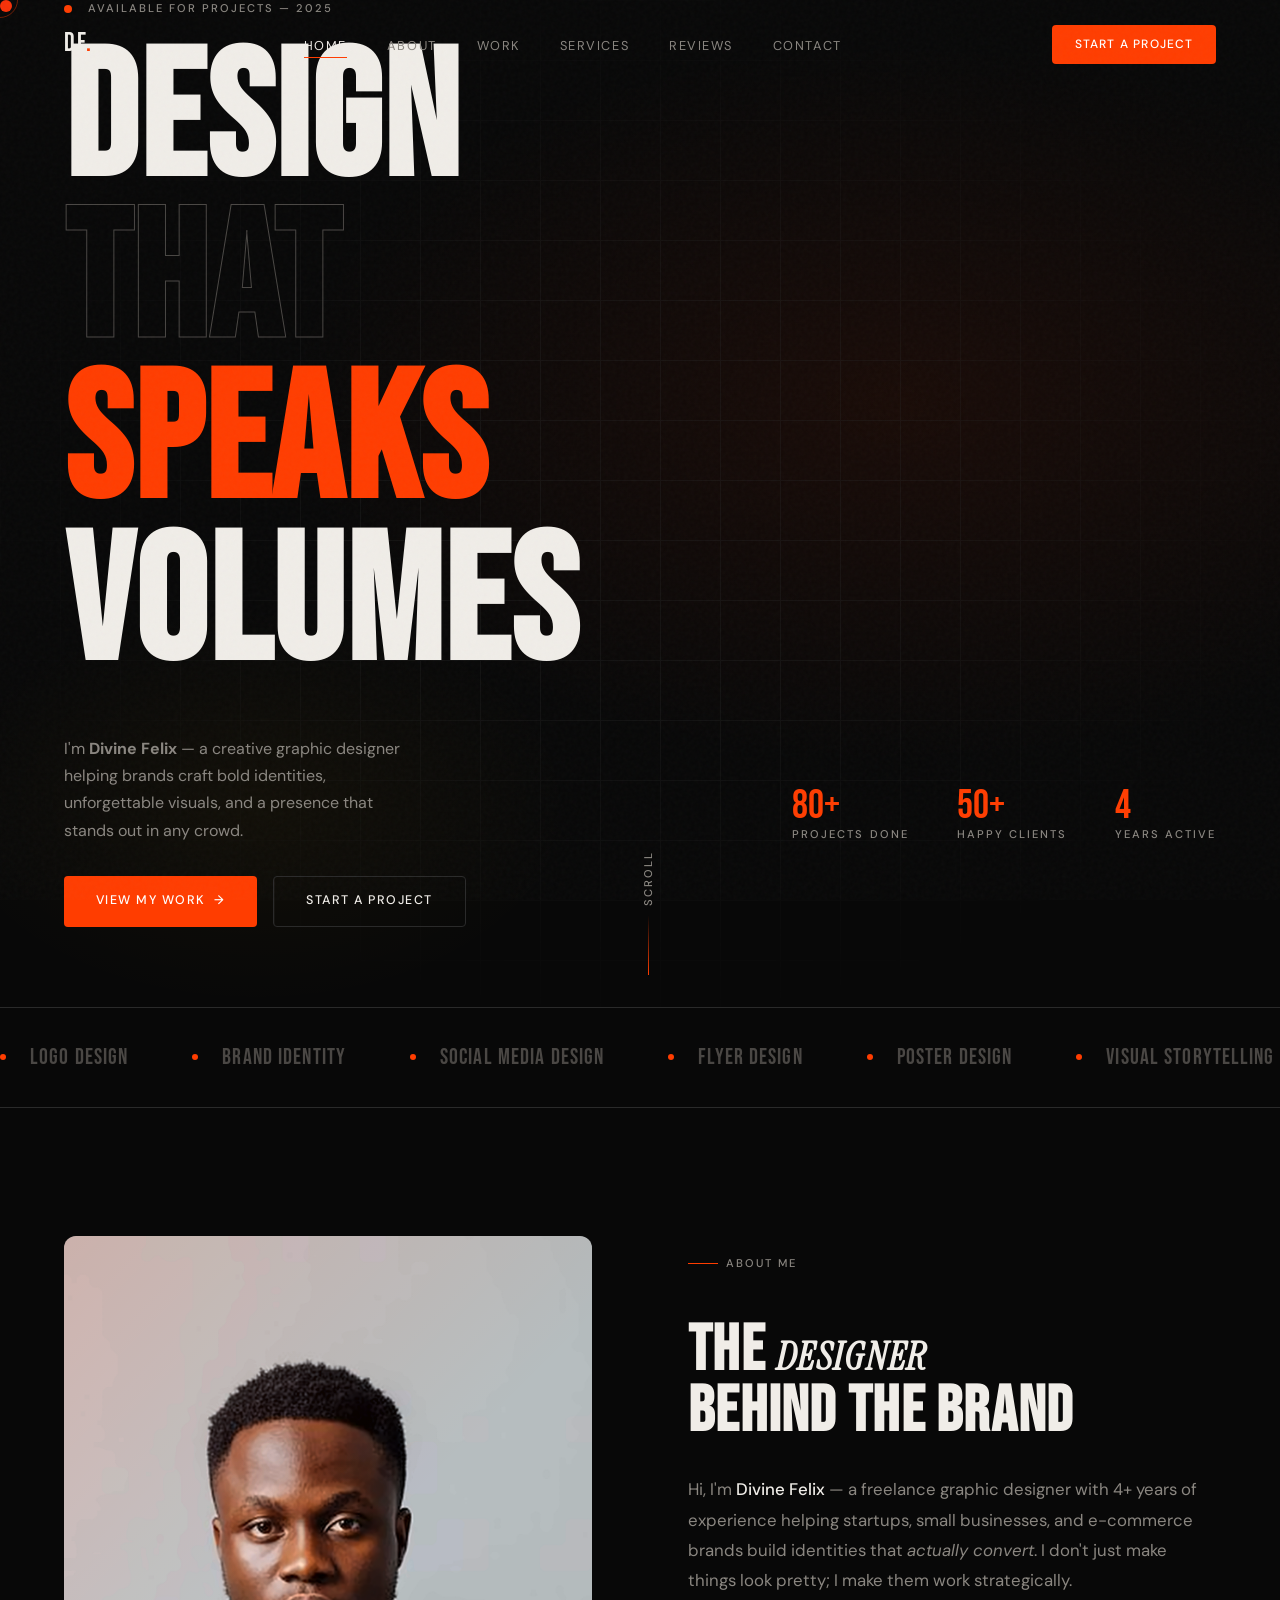
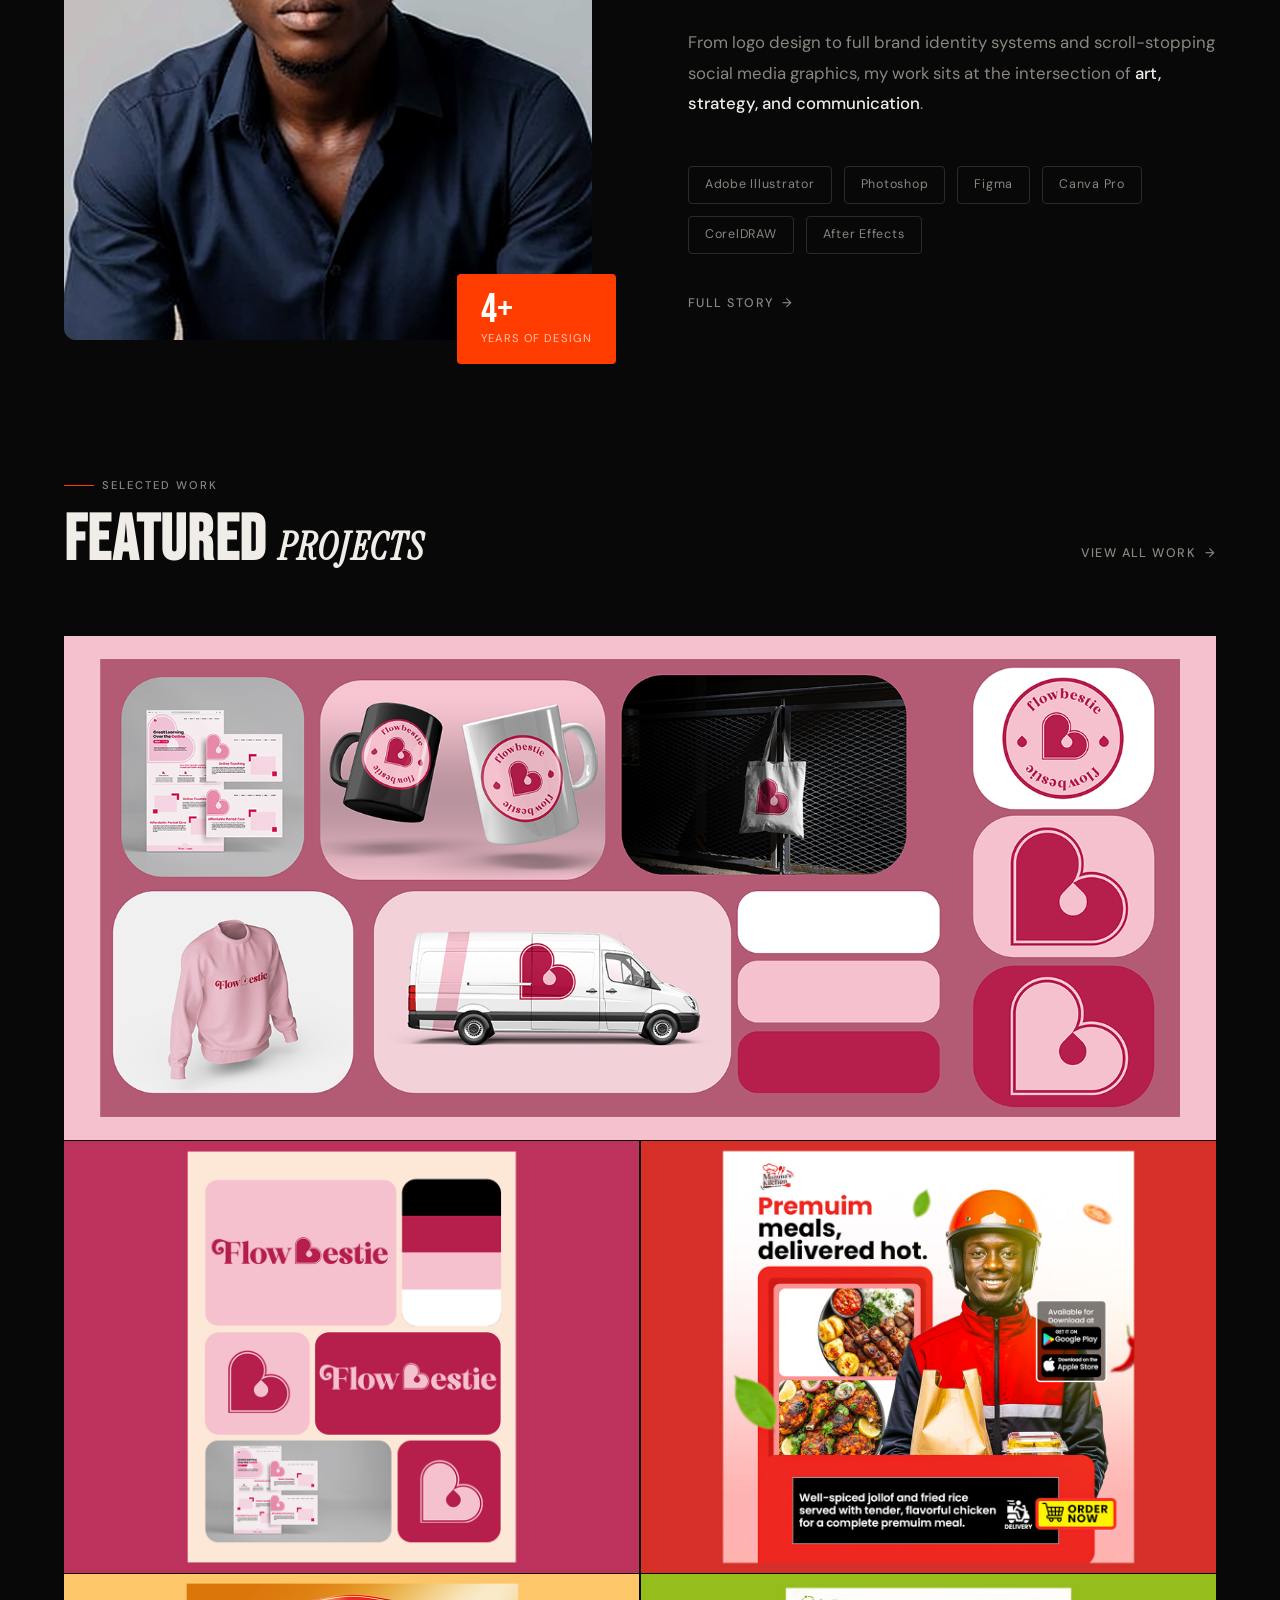
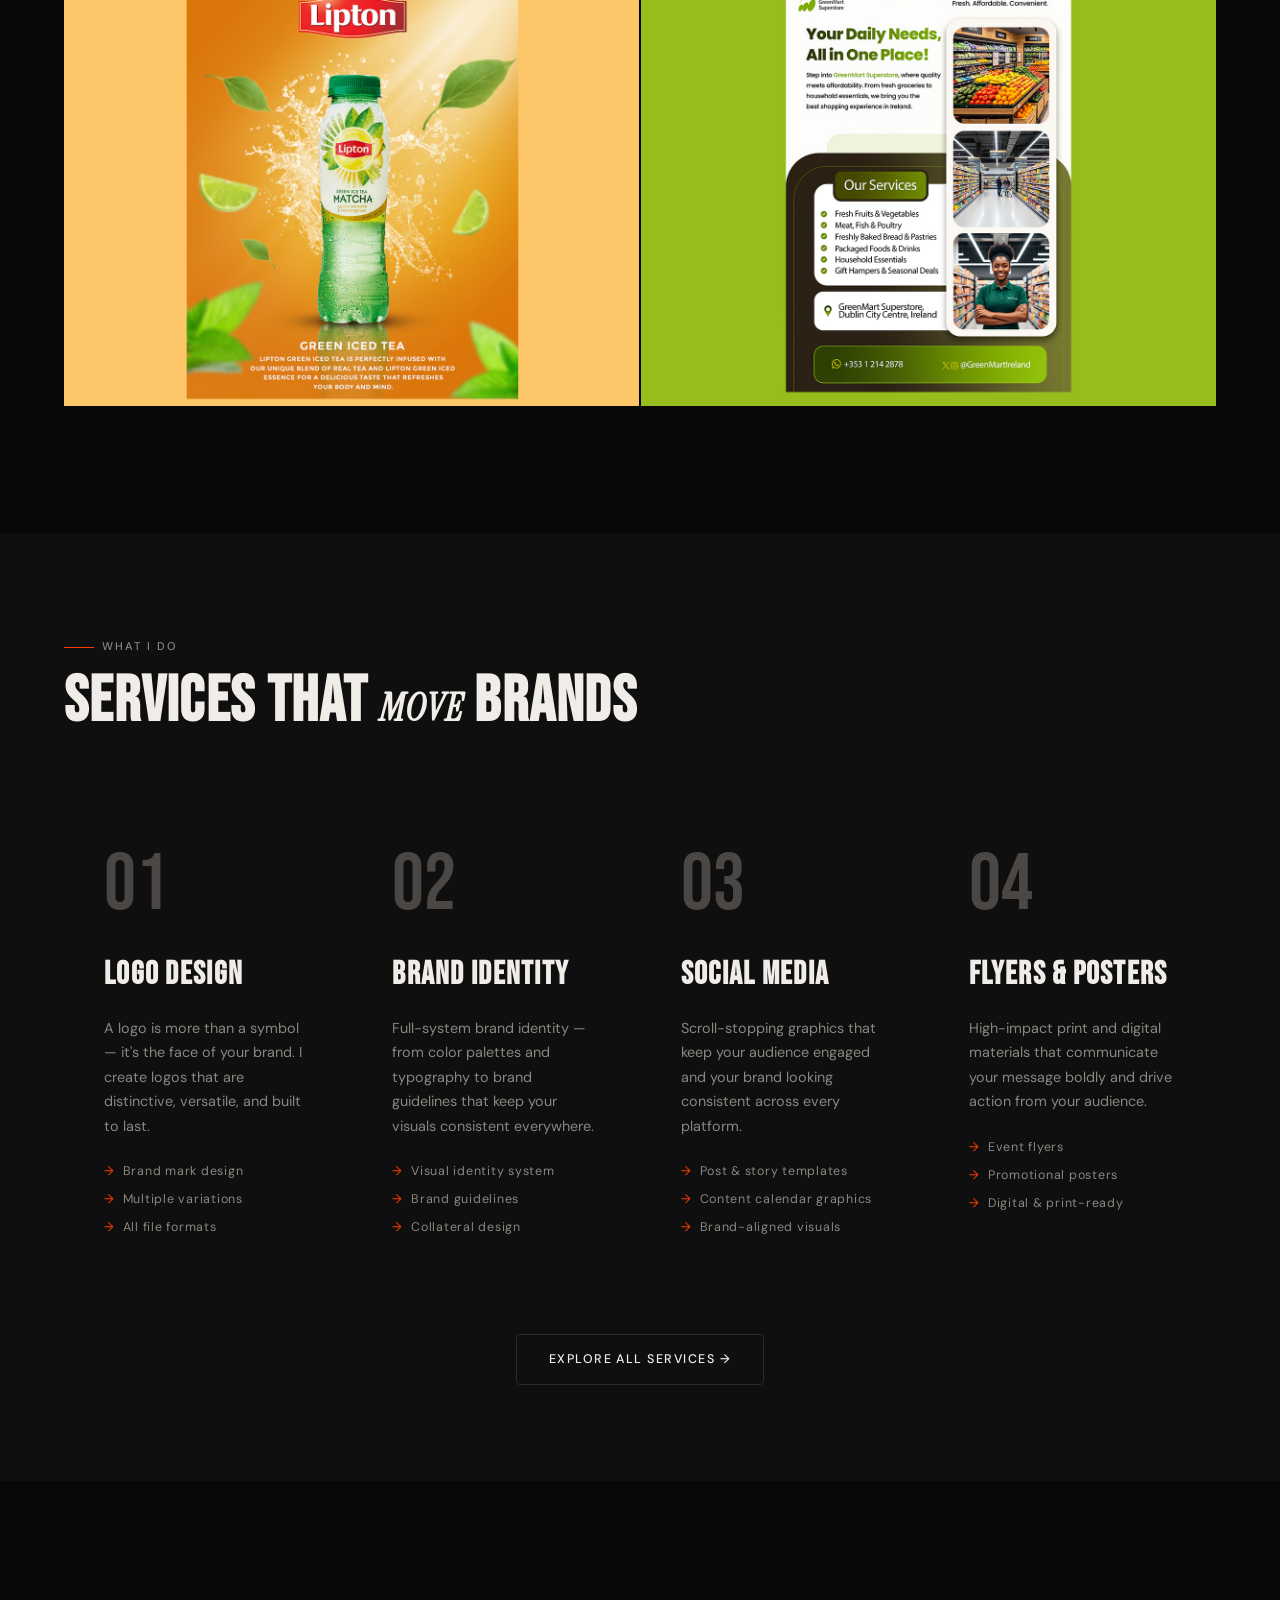
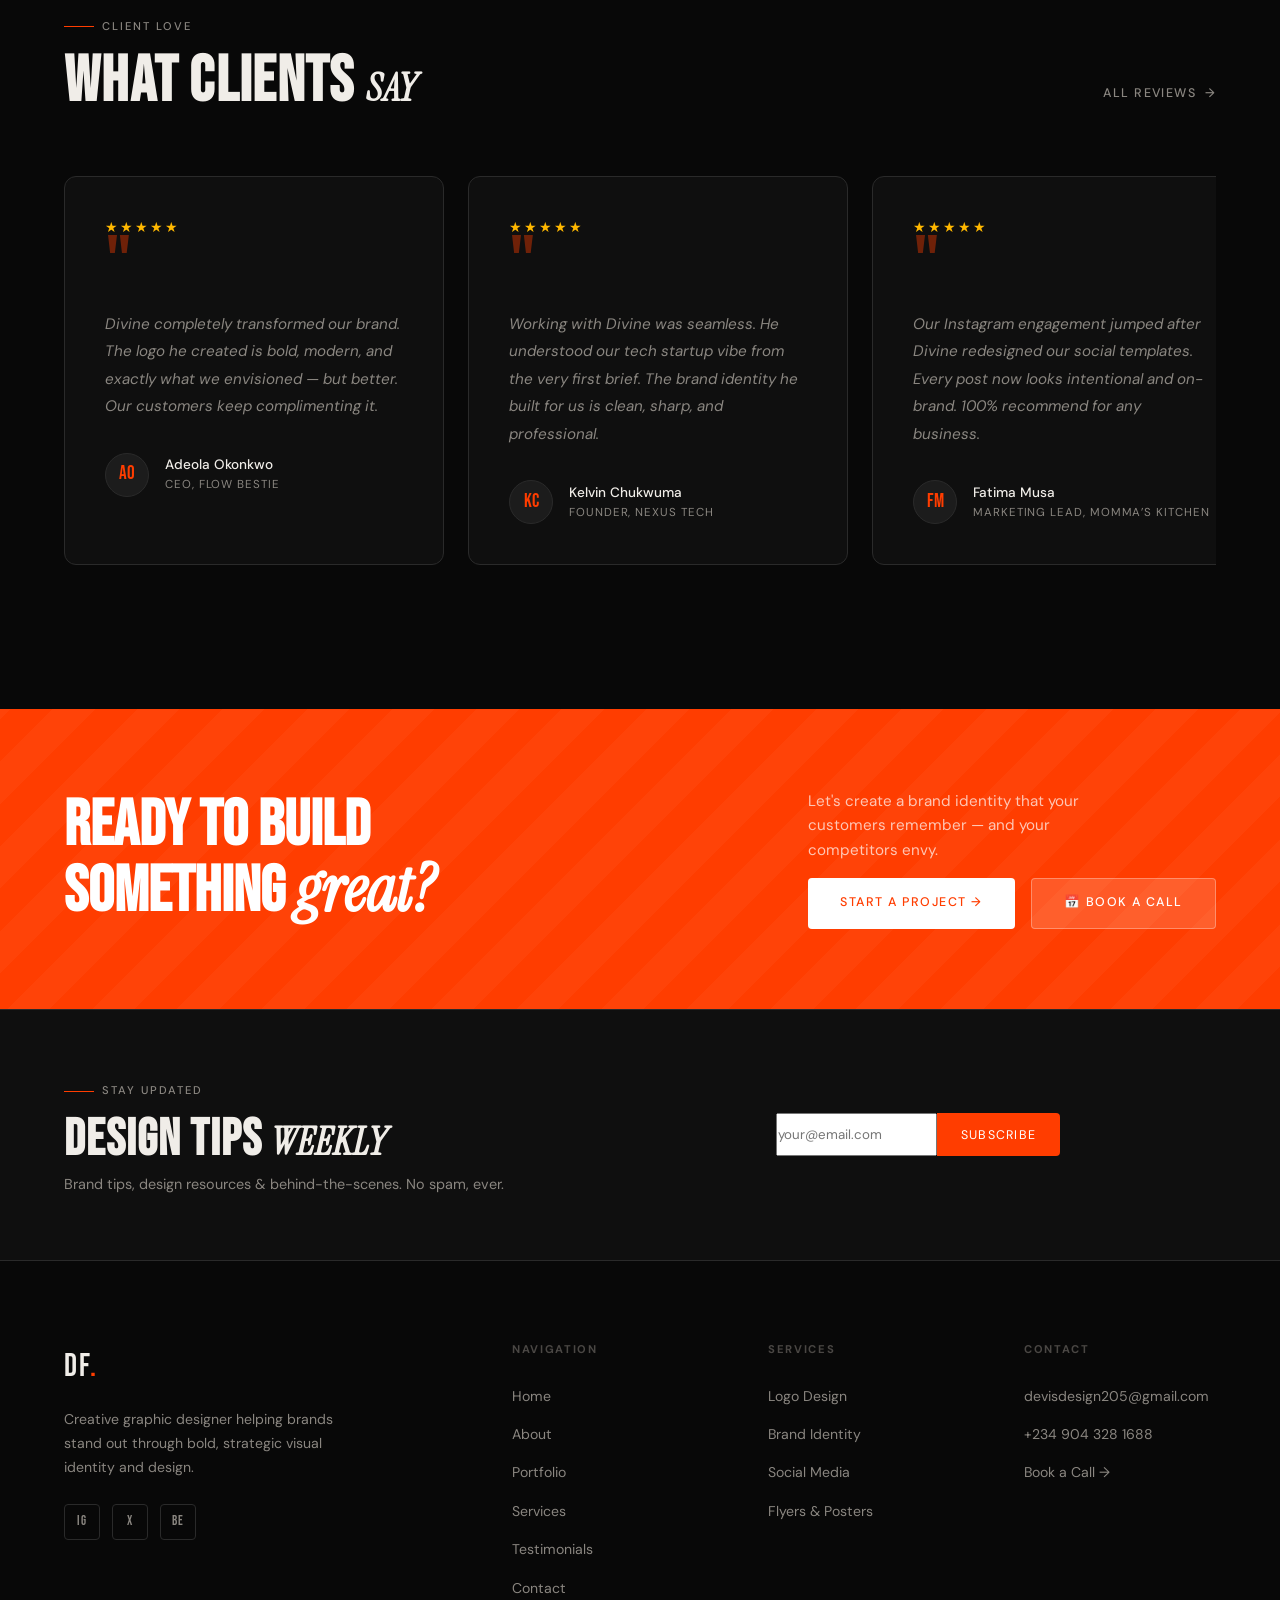
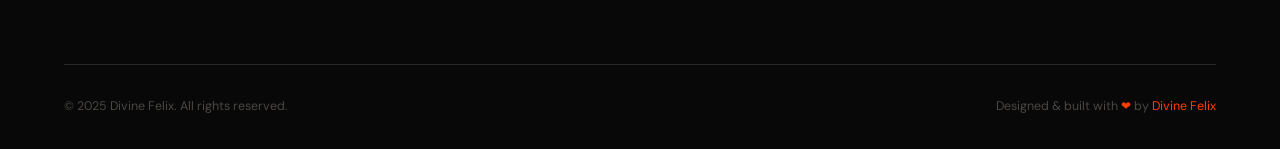
<file: index.html>
<!DOCTYPE html>
<html lang="en">
<head>
  <meta charset="UTF-8">
  <meta name="viewport" content="width=device-width, initial-scale=1.0">
  <title>Divine Felix — Creative Graphic Designer</title>
  <meta name="description" content="Divine Felix is a creative graphic designer helping brands stand out through bold logos, brand identity, social media design, and visual storytelling.">
  <meta name="keywords" content="graphic designer, logo design, brand identity, social media design, flyers, poster design, freelance designer Nigeria">
  <meta property="og:title" content="Divine Felix — Creative Graphic Designer">
  <meta property="og:description" content="Helping brands stand out through bold, strategic design.">
  <meta property="og:type" content="website">
  <link rel="stylesheet" href="css/style.css">
  <link rel="icon" href="data:image/svg+xml,<svg xmlns='http://www.w3.org/2000/svg' viewBox='0 0 100 100'><text y='.9em' font-size='90'>✦</text></svg>">
</head>
<body>

  <!-- Cursor -->
  <div class="cursor"></div>
  <div class="cursor-follower"></div>

  <!-- Navigation -->
  <nav class="nav" role="navigation" aria-label="Main navigation">
    <div class="container">
      <div class="nav-inner">
        <a href="index.html" class="nav-logo" aria-label="Divine Felix Home">DF<span>.</span></a>
        <ul class="nav-links">
          <li><a href="index.html">Home</a></li>
          <li><a href="pages/about.html">About</a></li>
          <li><a href="pages/portfolio.html">Work</a></li>
          <li><a href="pages/services.html">Services</a></li>
          <li><a href="pages/testimonials.html">Reviews</a></li>
          <li><a href="pages/contact.html">Contact</a></li>
        </ul>
        <a href="pages/contact.html" class="nav-cta">Start a Project</a>
        <button class="nav-hamburger" aria-label="Toggle menu" aria-expanded="false">
          <span></span><span></span><span></span>
        </button>
      </div>
    </div>
  </nav>

  <!-- Mobile Menu -->
  <div class="mobile-menu" role="dialog" aria-label="Mobile menu">
    <a href="index.html">Home</a>
    <a href="pages/about.html">About</a>
    <a href="pages/portfolio.html">Work</a>
    <a href="pages/services.html">Services</a>
    <a href="pages/testimonials.html">Reviews</a>
    <a href="pages/contact.html">Contact</a>
  </div>

  <!-- ==================== HERO ==================== -->
  <section class="hero" aria-label="Hero">
    <div class="hero-bg"></div>
    <div class="hero-grid"></div>
    <div class="container" style="position:relative;z-index:2;">
      <div class="hero-eyebrow">
        <div class="hero-eyebrow-dot" aria-hidden="true"></div>
        <span class="label">Available for projects — 2025</span>
      </div>
      <h1 class="display-xl hero-title" aria-label="Design that makes your brand impossible to ignore">
        <div class="line"><span>Design</span></div>
        <div class="line"><span class="outline-word">That</span> <span class="accent-word">Speaks</span></div>
        <div class="line"><span>Volumes</span></div>
      </h1>
      <div class="hero-sub">
        <p class="hero-desc">
          I'm <strong>Divine Felix</strong> — a creative graphic designer helping brands craft bold identities, unforgettable visuals, and a presence that stands out in any crowd.
        </p>
        <div class="hero-stats">
          <div>
            <div class="hero-stat-number"><span class="counter" data-target="80" data-suffix="+">80+</span></div>
            <div class="label">Projects Done</div>
          </div>
          <div>
            <div class="hero-stat-number"><span class="counter" data-target="50" data-suffix="+">50+</span></div>
            <div class="label">Happy Clients</div>
          </div>
          <div>
            <div class="hero-stat-number"><span class="counter" data-target="4" data-suffix="">4</span></div>
            <div class="label">Years Active</div>
          </div>
        </div>
        <div class="hero-actions">
          <a href="pages/portfolio.html" class="btn btn-primary">View My Work <span>→</span></a>
          <a href="pages/contact.html" class="btn btn-outline">Start a Project</a>
        </div>
      </div>
    </div>
    <div class="hero-scroll" aria-hidden="true">
      <span class="label" style="writing-mode:vertical-rl;transform:rotate(180deg);">Scroll</span>
      <div class="hero-scroll-line"></div>
    </div>
  </section>

  <!-- ==================== MARQUEE ==================== -->
  <div class="marquee-section" aria-hidden="true">
    <div class="marquee-track">
      <div class="marquee-item"><span class="marquee-dot"></span>Logo Design</div>
      <div class="marquee-item"><span class="marquee-dot"></span>Brand Identity</div>
      <div class="marquee-item"><span class="marquee-dot"></span>Social Media Design</div>
      <div class="marquee-item"><span class="marquee-dot"></span>Flyer Design</div>
      <div class="marquee-item"><span class="marquee-dot"></span>Poster Design</div>
      <div class="marquee-item"><span class="marquee-dot"></span>Visual Storytelling</div>
      <div class="marquee-item"><span class="marquee-dot"></span>Brand Strategy</div>
      <div class="marquee-item"><span class="marquee-dot"></span>Creative Direction</div>
    </div>
  </div>

  <!-- ==================== INTRO ==================== -->
  <section class="section">
    <div class="container">
      <div class="about-intro">
        <div class="about-portrait reveal-left">
          <div class="about-portrait-img">
            <img src="{css,js,pages,assets/Photos/Divine 2.png" alt="Divine Felix — Creative Graphic Designer" style="width:100%;height:100%;object-fit:cover;object-position:top;">
          </div>
          <div class="about-portrait-tag">
            <div class="num">4+</div>
            <div class="text">Years of Design</div>
          </div>
        </div>
        <div class="about-content">
          <div class="section-tag reveal">
            <div class="section-tag-line"></div>
            <span class="label">About Me</span>
          </div>
          <h2 class="display-md reveal">The <em class="serif-xl">Designer</em><br>Behind the Brand</h2>
          <p class="about-bio reveal delay-1">
            Hi, I'm <strong>Divine Felix</strong> — a freelance graphic designer with 4+ years of experience helping startups, small businesses, and e-commerce brands build identities that <em>actually convert</em>. I don't just make things look pretty; I make them work strategically.
          </p>
          <p class="about-bio reveal delay-2">
            From logo design to full brand identity systems and scroll-stopping social media graphics, my work sits at the intersection of <strong>art, strategy, and communication</strong>.
          </p>
          <div class="tools-grid reveal delay-3">
            <span class="tool-chip">Adobe Illustrator</span>
            <span class="tool-chip">Photoshop</span>
            <span class="tool-chip">Figma</span>
            <span class="tool-chip">Canva Pro</span>
            <span class="tool-chip">CorelDRAW</span>
            <span class="tool-chip">After Effects</span>
          </div>
          <div class="reveal delay-4">
            <a href="pages/about.html" class="btn-ghost btn">Full Story <span class="arrow">→</span></a>
          </div>
        </div>
      </div>
    </div>
  </section>

  <!-- ==================== FEATURED WORK ==================== -->
  <section class="section" style="padding-top:0;">
    <div class="container">
      <div class="section-header section-header-row">
        <div>
          <div class="section-tag reveal"><div class="section-tag-line"></div><span class="label">Selected Work</span></div>
          <h2 class="display-md reveal">Featured <em class="serif-xl">Projects</em></h2>
        </div>
        <a href="pages/portfolio.html" class="btn-ghost btn reveal">View All Work <span class="arrow">→</span></a>
      </div>
      <div class="works-grid">
        <a href="pages/portfolio.html#beez-bee" class="work-item" aria-label="Flow Bestie Brand Identity project">
          <div class="work-bg work-mock-1" style="background:none;padding:0;">
            <img src="{css,js,pages,assets/Photos/Flowbestie.png" alt="Flow Bestie Brand Identity" style="width:100%;height:100%;object-fit:cover;">
          </div>
          <div class="work-overlay">
            <span class="work-category">Brand Identity</span>
            <h3 class="work-title">Flow Bestie</h3>
          </div>
          <div class="work-arrow" aria-hidden="true"><svg width="16" height="16" viewBox="0 0 16 16" fill="none"><path d="M3 13L13 3M13 3H5M13 3V11" stroke="white" stroke-width="1.5"/></svg></div>
        </a>
        <a href="pages/portfolio.html#nexus" class="work-item" aria-label="Flow Bestie logo design project">
          <div class="work-bg work-mock-2" style="background:none;padding:0;">
            <img src="{css,js,pages,assets/Photos/logo board.png" alt="Flow Bestie Logo Design" style="width:100%;height:100%;object-fit:cover;">
          </div>
          <div class="work-overlay">
            <span class="work-category">Logo Design</span>
            <h3 class="work-title">Flow Bestie</h3>
          </div>
          <div class="work-arrow" aria-hidden="true"><svg width="16" height="16" viewBox="0 0 16 16" fill="none"><path d="M3 13L13 3M13 3H5M13 3V11" stroke="white" stroke-width="1.5"/></svg></div>
        </a>
        <a href="pages/portfolio.html#verde" class="work-item" aria-label="Momma's Kitchen social media design project">
          <div class="work-bg work-mock-3" style="background:none;padding:0;">
            <img src="{css,js,pages,assets/Photos/Delivery guy.png" alt="Momma's Kitchen Social Media Design" style="width:100%;height:100%;object-fit:cover;">
          </div>
          <div class="work-overlay">
            <span class="work-category">Social Media Design</span>
            <h3 class="work-title">Momma's Kitchen</h3>
          </div>
          <div class="work-arrow" aria-hidden="true"><svg width="16" height="16" viewBox="0 0 16 16" fill="none"><path d="M3 13L13 3M13 3H5M13 3V11" stroke="white" stroke-width="1.5"/></svg></div>
        </a>
        <a href="pages/portfolio.html#nova" class="work-item" aria-label="Lipton poster design project">
          <div class="work-bg work-mock-4" style="background:none;padding:0;">
            <img src="{css,js,pages,assets/Photos/Lipton.png" alt="Lipton Poster Design" style="width:100%;height:100%;object-fit:cover;">
          </div>
          <div class="work-overlay">
            <span class="work-category">Poster Design</span>
            <h3 class="work-title">Lipton</h3>
          </div>
          <div class="work-arrow" aria-hidden="true"><svg width="16" height="16" viewBox="0 0 16 16" fill="none"><path d="M3 13L13 3M13 3H5M13 3V11" stroke="white" stroke-width="1.5"/></svg></div>
        </a>
        <a href="pages/portfolio.html#lux" class="work-item" aria-label="Gainmore brand identity concept project">
          <div class="work-bg work-mock-5" style="background:none;padding:0;">
            <img src="{css,js,pages,assets/Photos/gainmore 5.jpg" alt="Gainmore Brand Identity" style="width:100%;height:100%;object-fit:cover;">
          </div>
          <div class="work-overlay">
            <span class="work-category">Brand Identity</span>
            <h3 class="work-title">Gainmore</h3>
          </div>
          <div class="work-arrow" aria-hidden="true"><svg width="16" height="16" viewBox="0 0 16 16" fill="none"><path d="M3 13L13 3M13 3H5M13 3V11" stroke="white" stroke-width="1.5"/></svg></div>
        </a>
      </div>
    </div>
  </section>

  <!-- ==================== SERVICES OVERVIEW ==================== -->
  <section class="section" style="background: var(--bg-2); padding: 6rem 0;">
    <div class="container">
      <div class="section-header">
        <div class="section-tag reveal"><div class="section-tag-line"></div><span class="label">What I Do</span></div>
        <h2 class="display-md reveal">Services That <em class="serif-xl">Move</em> Brands</h2>
      </div>
      <div class="services-grid">
        <div class="service-card reveal">
          <div class="service-num">01</div>
          <h3 class="service-name">Logo Design</h3>
          <p class="service-desc">A logo is more than a symbol — it's the face of your brand. I create logos that are distinctive, versatile, and built to last.</p>
          <ul class="service-list">
            <li>Brand mark design</li>
            <li>Multiple variations</li>
            <li>All file formats</li>
          </ul>
        </div>
        <div class="service-card reveal delay-1">
          <div class="service-num">02</div>
          <h3 class="service-name">Brand Identity</h3>
          <p class="service-desc">Full-system brand identity — from color palettes and typography to brand guidelines that keep your visuals consistent everywhere.</p>
          <ul class="service-list">
            <li>Visual identity system</li>
            <li>Brand guidelines</li>
            <li>Collateral design</li>
          </ul>
        </div>
        <div class="service-card reveal delay-2">
          <div class="service-num">03</div>
          <h3 class="service-name">Social Media</h3>
          <p class="service-desc">Scroll-stopping graphics that keep your audience engaged and your brand looking consistent across every platform.</p>
          <ul class="service-list">
            <li>Post & story templates</li>
            <li>Content calendar graphics</li>
            <li>Brand-aligned visuals</li>
          </ul>
        </div>
        <div class="service-card reveal delay-3">
          <div class="service-num">04</div>
          <h3 class="service-name">Flyers & Posters</h3>
          <p class="service-desc">High-impact print and digital materials that communicate your message boldly and drive action from your audience.</p>
          <ul class="service-list">
            <li>Event flyers</li>
            <li>Promotional posters</li>
            <li>Digital & print-ready</li>
          </ul>
        </div>
      </div>
      <div style="text-align:center;margin-top:3rem;" class="reveal">
        <a href="pages/services.html" class="btn btn-outline">Explore All Services →</a>
      </div>
    </div>
  </section>

  <!-- ==================== TESTIMONIALS ==================== -->
  <section class="section">
    <div class="container">
      <div class="section-header section-header-row">
        <div>
          <div class="section-tag reveal"><div class="section-tag-line"></div><span class="label">Client Love</span></div>
          <h2 class="display-md reveal">What Clients <em class="serif-xl">Say</em></h2>
        </div>
        <a href="pages/testimonials.html" class="btn-ghost btn reveal">All Reviews <span class="arrow">→</span></a>
      </div>
      <div class="testimonials-track">
        <div class="testimonial-card reveal">
          <div class="stars">★★★★★</div>
          <div class="testimonial-quote">"</div>
          <p class="testimonial-text">Divine completely transformed our brand. The logo he created is bold, modern, and exactly what we envisioned — but better. Our customers keep complimenting it.</p>
          <div class="testimonial-author">
            <div class="testimonial-avatar">AO</div>
            <div>
              <div class="testimonial-name">Adeola Okonkwo</div>
              <div class="testimonial-role">CEO, Flow Bestie</div>
            </div>
          </div>
        </div>
        <div class="testimonial-card reveal delay-1">
          <div class="stars">★★★★★</div>
          <div class="testimonial-quote">"</div>
          <p class="testimonial-text">Working with Divine was seamless. He understood our tech startup vibe from the very first brief. The brand identity he built for us is clean, sharp, and professional.</p>
          <div class="testimonial-author">
            <div class="testimonial-avatar">KC</div>
            <div>
              <div class="testimonial-name">Kelvin Chukwuma</div>
              <div class="testimonial-role">Founder, Nexus Tech</div>
            </div>
          </div>
        </div>
        <div class="testimonial-card reveal delay-2">
          <div class="stars">★★★★★</div>
          <div class="testimonial-quote">"</div>
          <p class="testimonial-text">Our Instagram engagement jumped after Divine redesigned our social templates. Every post now looks intentional and on-brand. 100% recommend for any business.</p>
          <div class="testimonial-author">
            <div class="testimonial-avatar">FM</div>
            <div>
              <div class="testimonial-name">Fatima Musa</div>
              <div class="testimonial-role">Marketing Lead, Momma’s Kitchen</div>
            </div>
          </div>
        </div>
        <div class="testimonial-card reveal delay-3">
          <div class="stars">★★★★★</div>
          <div class="testimonial-quote">"</div>
          <p class="testimonial-text">Exceptional work. The flyer Divine designed for our event went viral on Twitter. People were asking who made it — that's how impactful it was.</p>
          <div class="testimonial-author">
            <div class="testimonial-avatar">BI</div>
            <div>
              <div class="testimonial-name">Bukola Ibrahim</div>
              <div class="testimonial-role">Event Director, GreenMart Superstore</div>
            </div>
          </div>
        </div>
      </div>
    </div>
  </section>

  <!-- ==================== CTA STRIP ==================== -->
  <section class="cta-strip" aria-label="Call to action">
    <div class="cta-strip-bg" aria-hidden="true"></div>
    <div class="container">
      <div class="cta-strip-inner">
        <h2 class="cta-strip-text">Ready to build<br>something <em>great?</em></h2>
        <div style="display:flex;flex-direction:column;gap:1rem;align-items:flex-start;">
          <p style="color:rgba(255,255,255,0.7);font-size:0.95rem;max-width:320px;">Let's create a brand identity that your customers remember — and your competitors envy.</p>
          <div style="display:flex;gap:1rem;flex-wrap:wrap;">
            <a href="pages/contact.html" class="btn btn-white">Start a Project →</a>
            <a href="https://calendly.com/devisdesign205/30min" target="_blank" rel="noopener" class="btn" style="background:rgba(255,255,255,0.15);color:#fff;border:1px solid rgba(255,255,255,0.3);">📅 Book a Call</a>
          </div>
        </div>
      </div>
    </div>
  </section>

  <!-- ==================== NEWSLETTER ==================== -->
  <section class="newsletter">
    <div class="container">
      <div class="newsletter-inner">
        <div>
          <div class="section-tag reveal"><div class="section-tag-line"></div><span class="label">Stay Updated</span></div>
          <h3 class="display-md reveal" style="font-size:clamp(2rem,4vw,3.5rem);">Design Tips <em class="serif-xl">Weekly</em></h3>
          <p class="reveal" style="color:var(--text-2);margin-top:0.5rem;font-size:0.9rem;">Brand tips, design resources & behind-the-scenes. No spam, ever.</p>
        </div>
        <form class="newsletter-form reveal" novalidate aria-label="Newsletter signup">
          <input type="email" placeholder="your@email.com" aria-label="Email address" required>
          <button type="submit" class="newsletter-btn">Subscribe</button>
        </form>
      </div>
    </div>
  </section>

  <!-- ==================== FOOTER ==================== -->
  <footer class="footer" role="contentinfo">
    <div class="container">
      <div class="footer-top">
        <div class="footer-brand">
          <div class="logo">DF<span>.</span></div>
          <p>Creative graphic designer helping brands stand out through bold, strategic visual identity and design.</p>
          <div class="footer-socials" role="list">
            <a href="https://www.instagram.com/devis_design1?igsh=NGR2aHMza3V1dnh0" target="_blank" rel="noopener" class="social-icon" aria-label="Instagram" role="listitem">IG</a>
            <a href="https://x.com/Devis_Designs" target="_blank" rel="noopener" class="social-icon" aria-label="Twitter/X" role="listitem">X</a>
            <a href="https://www.behance.net/Devidesigns" target="_blank" rel="noopener" class="social-icon" aria-label="Behance" role="listitem">Be</a>
          </div>
        </div>
        <div class="footer-col">
          <h4>Navigation</h4>
          <ul>
            <li><a href="index.html">Home</a></li>
            <li><a href="pages/about.html">About</a></li>
            <li><a href="pages/portfolio.html">Portfolio</a></li>
            <li><a href="pages/services.html">Services</a></li>
            <li><a href="pages/testimonials.html">Testimonials</a></li>
            <li><a href="pages/contact.html">Contact</a></li>
          </ul>
        </div>
        <div class="footer-col">
          <h4>Services</h4>
          <ul>
            <li><a href="pages/services.html">Logo Design</a></li>
            <li><a href="pages/services.html">Brand Identity</a></li>
            <li><a href="pages/services.html">Social Media</a></li>
            <li><a href="pages/services.html">Flyers & Posters</a></li>
          </ul>
        </div>
        <div class="footer-col">
          <h4>Contact</h4>
          <ul>
            <li><a href="mailto:devisdesign205@gmail.com">devisdesign205@gmail.com</a></li>
            <li><a href="https://wa.me/2349043281688" target="_blank" rel="noopener">+234 904 328 1688</a></li>
            <li><a href="https://calendly.com/devisdesign205/30min" target="_blank" rel="noopener">Book a Call →</a></li>
          </ul>
        </div>
      </div>
      <div class="footer-bottom">
        <p>© 2025 Divine Felix. All rights reserved.</p>
        <p>Designed & built with <span style="color:var(--accent);">❤</span> by <a href="#">Divine Felix</a></p>
      </div>
    </div>
  </footer>

  <script src="js/main.js"></script>
</body>
</html>
</file>
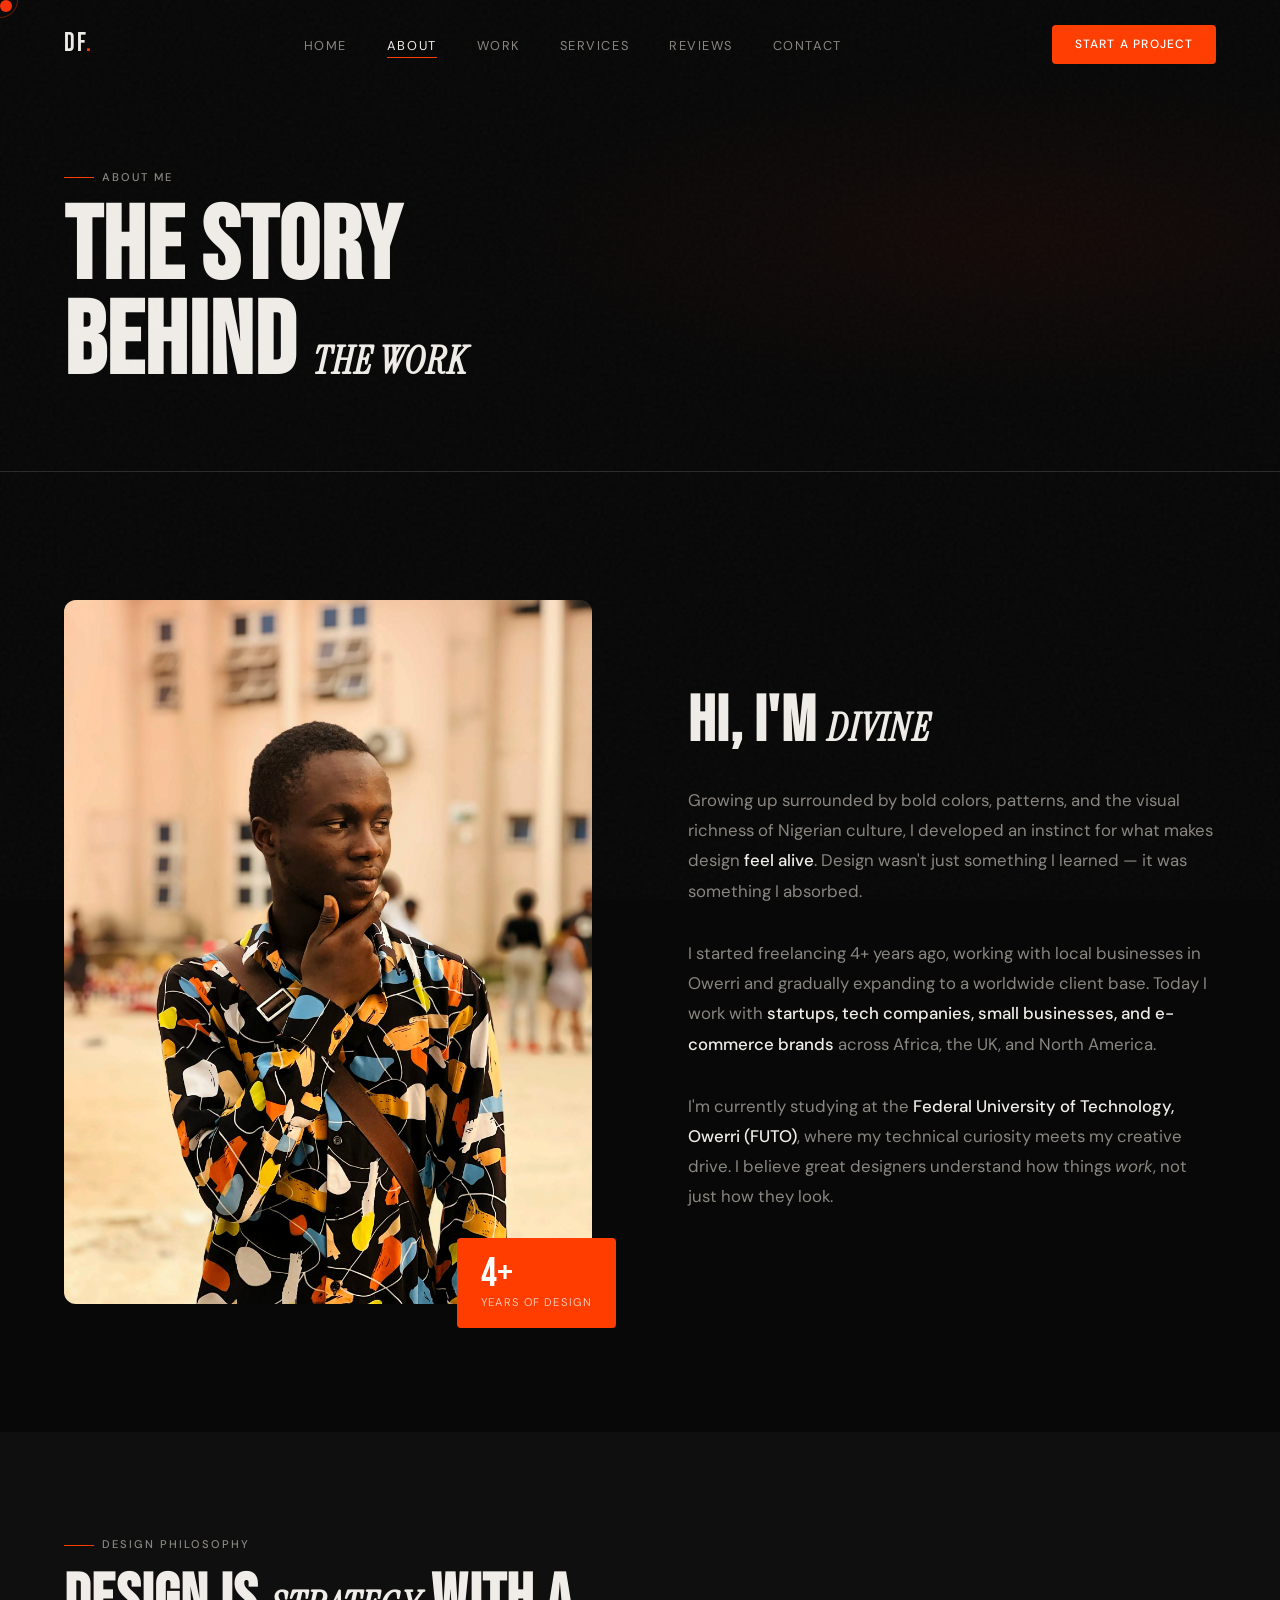
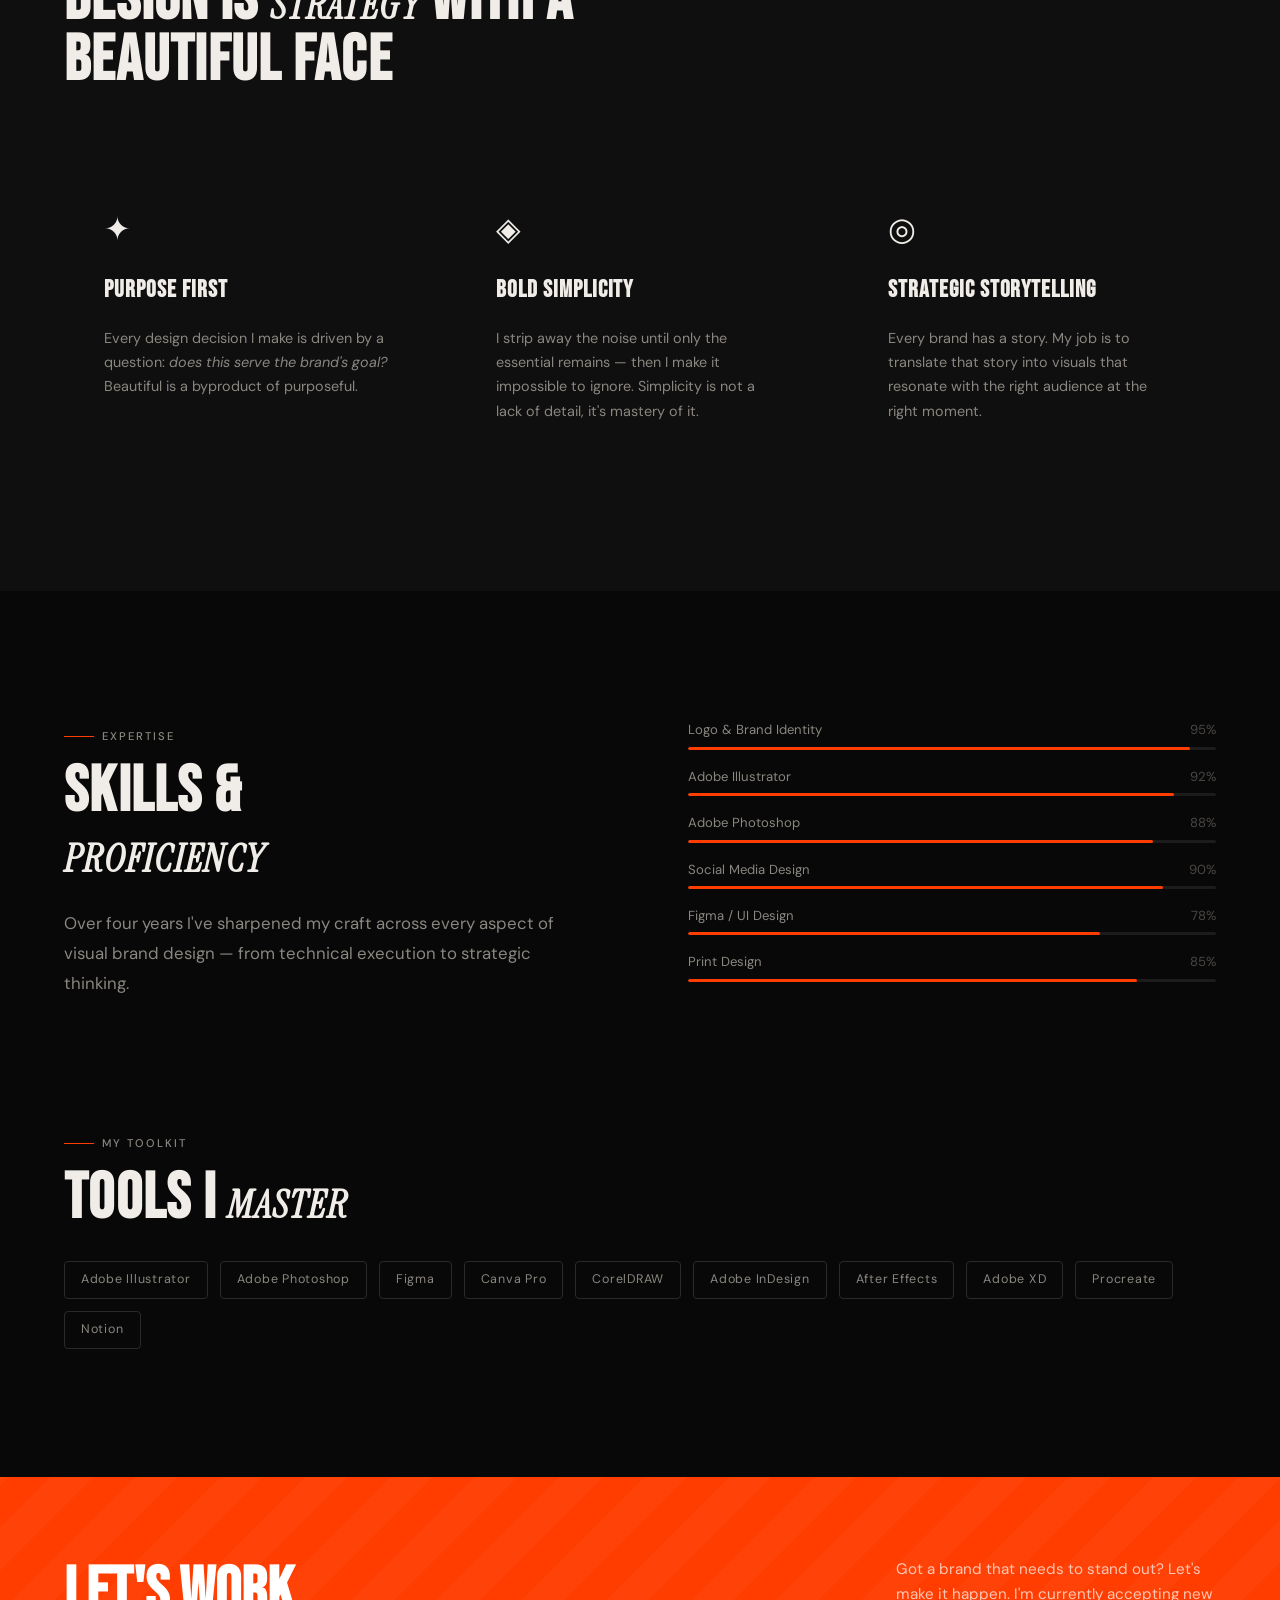
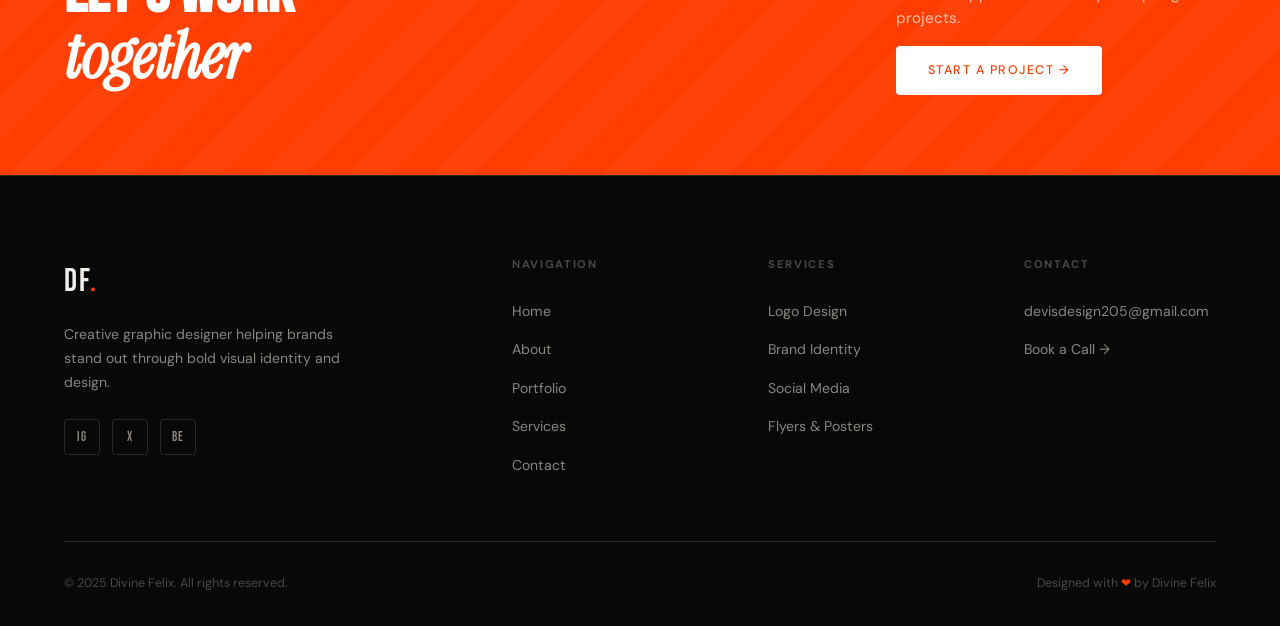
<file: pages/about.html>
<!DOCTYPE html>
<html lang="en">
<head>
  <meta charset="UTF-8">
  <meta name="viewport" content="width=device-width, initial-scale=1.0">
  <title>About — Divine Felix</title>
  <meta name="description" content="Learn about Divine Felix — graphic designer, his story, design philosophy, tools, and expertise.">
  <link rel="stylesheet" href="../css/style.css">
  <link rel="icon" href="data:image/svg+xml,<svg xmlns='http://www.w3.org/2000/svg' viewBox='0 0 100 100'><text y='.9em' font-size='90'>✦</text></svg>">
</head>
<body>
  <div class="cursor"></div>
  <div class="cursor-follower"></div>

  <nav class="nav">
    <div class="container">
      <div class="nav-inner">
        <a href="../index.html" class="nav-logo">DF<span>.</span></a>
        <ul class="nav-links">
          <li><a href="../index.html">Home</a></li>
          <li><a href="about.html">About</a></li>
          <li><a href="portfolio.html">Work</a></li>
          <li><a href="services.html">Services</a></li>
          <li><a href="testimonials.html">Reviews</a></li>
          <li><a href="contact.html">Contact</a></li>
        </ul>
        <a href="contact.html" class="nav-cta">Start a Project</a>
        <button class="nav-hamburger" aria-label="Toggle menu"><span></span><span></span><span></span></button>
      </div>
    </div>
  </nav>
  <div class="mobile-menu">
    <a href="../index.html">Home</a>
    <a href="about.html">About</a>
    <a href="portfolio.html">Work</a>
    <a href="services.html">Services</a>
    <a href="testimonials.html">Reviews</a>
    <a href="contact.html">Contact</a>
  </div>

  <!-- Page Hero -->
  <section class="page-hero">
    <div class="page-hero-bg"></div>
    <div class="container" style="position:relative;z-index:2;">
      <div class="section-tag reveal"><div class="section-tag-line"></div><span class="label">About Me</span></div>
      <h1 class="display-lg reveal">The Story<br>Behind <em class="serif-xl">the Work</em></h1>
    </div>
  </section>

  <!-- Bio Section -->
  <section class="section">
    <div class="container">
      <div class="about-intro">
        <div class="about-portrait reveal-left">
          <div class="about-portrait-img">
            <img src="../{css,js,pages,assets/Photos/Divine.jpg" alt="Divine Felix — Creative Graphic Designer" style="width:100%;height:100%;object-fit:cover;object-position:top;">
          </div>
          <div class="about-portrait-tag">
            <div class="num">4+</div>
            <div class="text">Years of Design</div>
          </div>
        </div>
        <div class="about-content">
          <h2 class="display-md reveal">Hi, I'm <em class="serif-xl">Divine</em></h2>
          <p class="about-bio reveal delay-1">
            Growing up surrounded by bold colors, patterns, and the visual richness of Nigerian culture, I developed an instinct for what makes design <strong>feel alive</strong>. Design wasn't just something I learned — it was something I absorbed.
          </p>
          <p class="about-bio reveal delay-2">
            I started freelancing 4+ years ago, working with local businesses in Owerri and gradually expanding to a worldwide client base. Today I work with <strong>startups, tech companies, small businesses, and e-commerce brands</strong> across Africa, the UK, and North America.
          </p>
          <p class="about-bio reveal delay-3">
            I'm currently studying at the <strong>Federal University of Technology, Owerri (FUTO)</strong>, where my technical curiosity meets my creative drive. I believe great designers understand how things <em>work</em>, not just how they look.
          </p>
        </div>
      </div>
    </div>
  </section>

  <!-- Design Philosophy -->
  <section class="section" style="background:var(--bg-2);padding:6rem 0;">
    <div class="container">
      <div class="section-tag reveal"><div class="section-tag-line"></div><span class="label">Design Philosophy</span></div>
      <h2 class="display-md reveal" style="max-width:700px;margin-bottom:4rem;">Design is <em class="serif-xl">strategy</em> with a beautiful face</h2>
      <div style="display:grid;grid-template-columns:repeat(auto-fit,minmax(260px,1fr));gap:1.5rem;">
        <div class="service-card reveal">
          <div style="font-size:2rem;margin-bottom:1rem;">✦</div>
          <h3 class="service-name" style="font-size:1.5rem;">Purpose First</h3>
          <p class="service-desc">Every design decision I make is driven by a question: <em>does this serve the brand's goal?</em> Beautiful is a byproduct of purposeful.</p>
        </div>
        <div class="service-card reveal delay-1">
          <div style="font-size:2rem;margin-bottom:1rem;">◈</div>
          <h3 class="service-name" style="font-size:1.5rem;">Bold Simplicity</h3>
          <p class="service-desc">I strip away the noise until only the essential remains — then I make it impossible to ignore. Simplicity is not a lack of detail, it's mastery of it.</p>
        </div>
        <div class="service-card reveal delay-2">
          <div style="font-size:2rem;margin-bottom:1rem;">◎</div>
          <h3 class="service-name" style="font-size:1.5rem;">Strategic Storytelling</h3>
          <p class="service-desc">Every brand has a story. My job is to translate that story into visuals that resonate with the right audience at the right moment.</p>
        </div>
      </div>
    </div>
  </section>

  <!-- Skills -->
  <section class="section">
    <div class="container">
      <div style="display:grid;grid-template-columns:1fr 1fr;gap:6rem;align-items:start;" class="skills-section">
        <div>
          <div class="section-tag reveal"><div class="section-tag-line"></div><span class="label">Expertise</span></div>
          <h2 class="display-md reveal">Skills &<br><em class="serif-xl">Proficiency</em></h2>
          <p class="about-bio reveal delay-1" style="margin-top:1.5rem;">Over four years I've sharpened my craft across every aspect of visual brand design — from technical execution to strategic thinking.</p>
        </div>
        <div class="skills-grid">
          <div class="skill-bar reveal">
            <div class="skill-bar-header"><span>Logo & Brand Identity</span><span class="pct">95%</span></div>
            <div class="skill-bar-track"><div class="skill-bar-fill" data-width="95%"></div></div>
          </div>
          <div class="skill-bar reveal delay-1">
            <div class="skill-bar-header"><span>Adobe Illustrator</span><span class="pct">92%</span></div>
            <div class="skill-bar-track"><div class="skill-bar-fill" data-width="92%"></div></div>
          </div>
          <div class="skill-bar reveal delay-2">
            <div class="skill-bar-header"><span>Adobe Photoshop</span><span class="pct">88%</span></div>
            <div class="skill-bar-track"><div class="skill-bar-fill" data-width="88%"></div></div>
          </div>
          <div class="skill-bar reveal delay-3">
            <div class="skill-bar-header"><span>Social Media Design</span><span class="pct">90%</span></div>
            <div class="skill-bar-track"><div class="skill-bar-fill" data-width="90%"></div></div>
          </div>
          <div class="skill-bar reveal delay-4">
            <div class="skill-bar-header"><span>Figma / UI Design</span><span class="pct">78%</span></div>
            <div class="skill-bar-track"><div class="skill-bar-fill" data-width="78%"></div></div>
          </div>
          <div class="skill-bar reveal" style="transition-delay:0.5s;">
            <div class="skill-bar-header"><span>Print Design</span><span class="pct">85%</span></div>
            <div class="skill-bar-track"><div class="skill-bar-fill" data-width="85%"></div></div>
          </div>
        </div>
      </div>
    </div>
  </section>

  <!-- Tools -->
  <section class="section" style="padding-top:0;">
    <div class="container">
      <div class="section-tag reveal"><div class="section-tag-line"></div><span class="label">My Toolkit</span></div>
      <h2 class="display-md reveal" style="margin-bottom:2rem;">Tools I <em class="serif-xl">Master</em></h2>
      <div class="tools-grid">
        <span class="tool-chip reveal">Adobe Illustrator</span>
        <span class="tool-chip reveal delay-1">Adobe Photoshop</span>
        <span class="tool-chip reveal delay-2">Figma</span>
        <span class="tool-chip reveal delay-3">Canva Pro</span>
        <span class="tool-chip reveal">CorelDRAW</span>
        <span class="tool-chip reveal delay-1">Adobe InDesign</span>
        <span class="tool-chip reveal delay-2">After Effects</span>
        <span class="tool-chip reveal delay-3">Adobe XD</span>
        <span class="tool-chip reveal">Procreate</span>
        <span class="tool-chip reveal delay-1">Notion</span>
      </div>
    </div>
  </section>

  <!-- CTA -->
  <section class="cta-strip" style="margin-bottom:0;">
    <div class="cta-strip-bg"></div>
    <div class="container">
      <div class="cta-strip-inner">
        <h2 class="cta-strip-text">Let's work<br><em>together</em></h2>
        <div style="display:flex;flex-direction:column;gap:1rem;align-items:flex-start;">
          <p style="color:rgba(255,255,255,0.7);font-size:0.95rem;max-width:320px;">Got a brand that needs to stand out? Let's make it happen. I'm currently accepting new projects.</p>
          <a href="contact.html" class="btn btn-white">Start a Project →</a>
        </div>
      </div>
    </div>
  </section>

  <!-- Footer -->
  <footer class="footer">
    <div class="container">
      <div class="footer-top">
        <div class="footer-brand">
          <div class="logo">DF<span>.</span></div>
          <p>Creative graphic designer helping brands stand out through bold visual identity and design.</p>
          <div class="footer-socials">
            <a href="https://www.instagram.com/devis_design1?igsh=NGR2aHMza3V1dnh0" target="_blank" rel="noopener" class="social-icon" aria-label="Instagram">IG</a>
            <a href="https://x.com/Devis_Designs" target="_blank" rel="noopener" class="social-icon" aria-label="Twitter/X">X</a>
            <a href="https://www.behance.net/Devidesigns" target="_blank" rel="noopener" class="social-icon" aria-label="Behance">Be</a>
          </div>
        </div>
        <div class="footer-col">
          <h4>Navigation</h4>
          <ul>
            <li><a href="../index.html">Home</a></li>
            <li><a href="about.html">About</a></li>
            <li><a href="portfolio.html">Portfolio</a></li>
            <li><a href="services.html">Services</a></li>
            <li><a href="contact.html">Contact</a></li>
          </ul>
        </div>
        <div class="footer-col">
          <h4>Services</h4>
          <ul>
            <li><a href="services.html">Logo Design</a></li>
            <li><a href="services.html">Brand Identity</a></li>
            <li><a href="services.html">Social Media</a></li>
            <li><a href="services.html">Flyers & Posters</a></li>
          </ul>
        </div>
        <div class="footer-col">
          <h4>Contact</h4>
          <ul>
            <li><a href="mailto:devisdesign205@gmail.com">devisdesign205@gmail.com</a></li>
            <li><a href="https://calendly.com/devisdesign205/30min" target="_blank" rel="noopener">Book a Call →</a></li>
          </ul>
        </div>
      </div>
      <div class="footer-bottom">
        <p>© 2025 Divine Felix. All rights reserved.</p>
        <p>Designed with <span style="color:var(--accent);">❤</span> by Divine Felix</p>
      </div>
    </div>
  </footer>

  <script src="../js/main.js"></script>
</body>
</html>
</file>
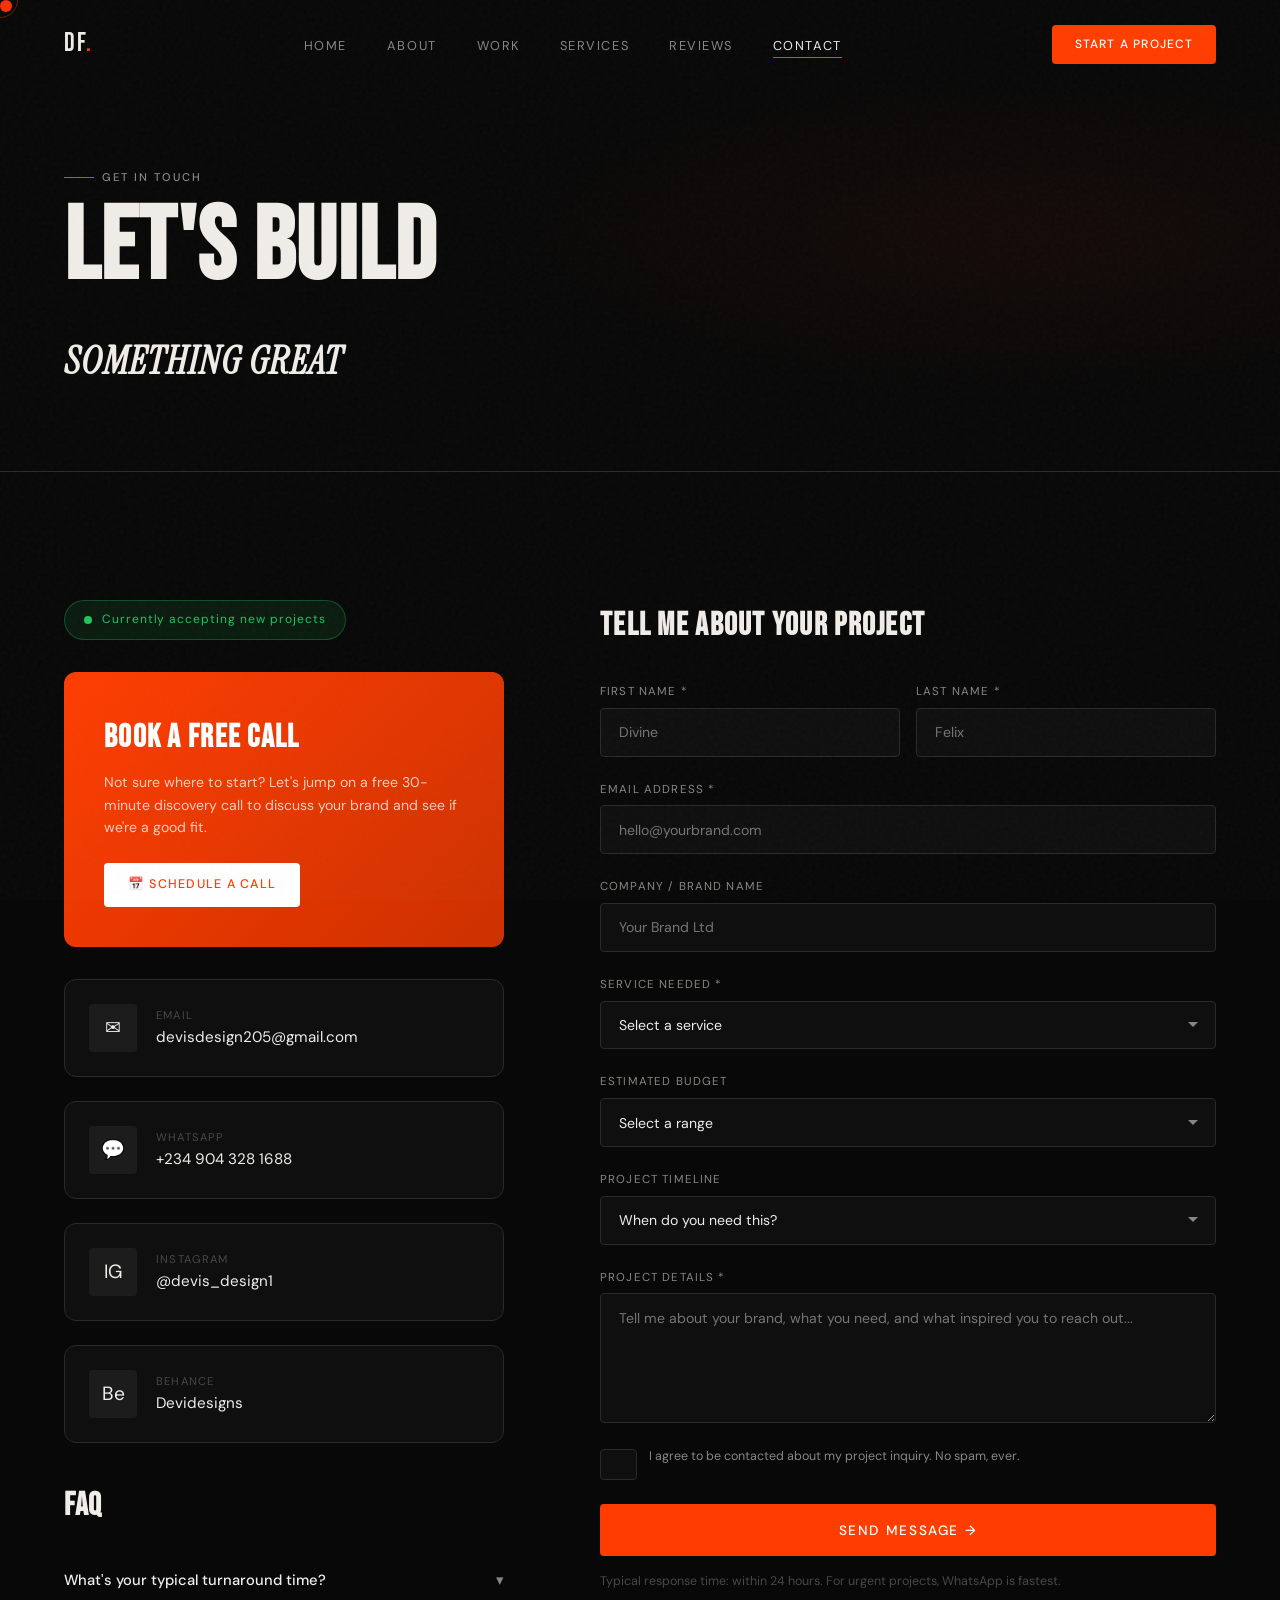
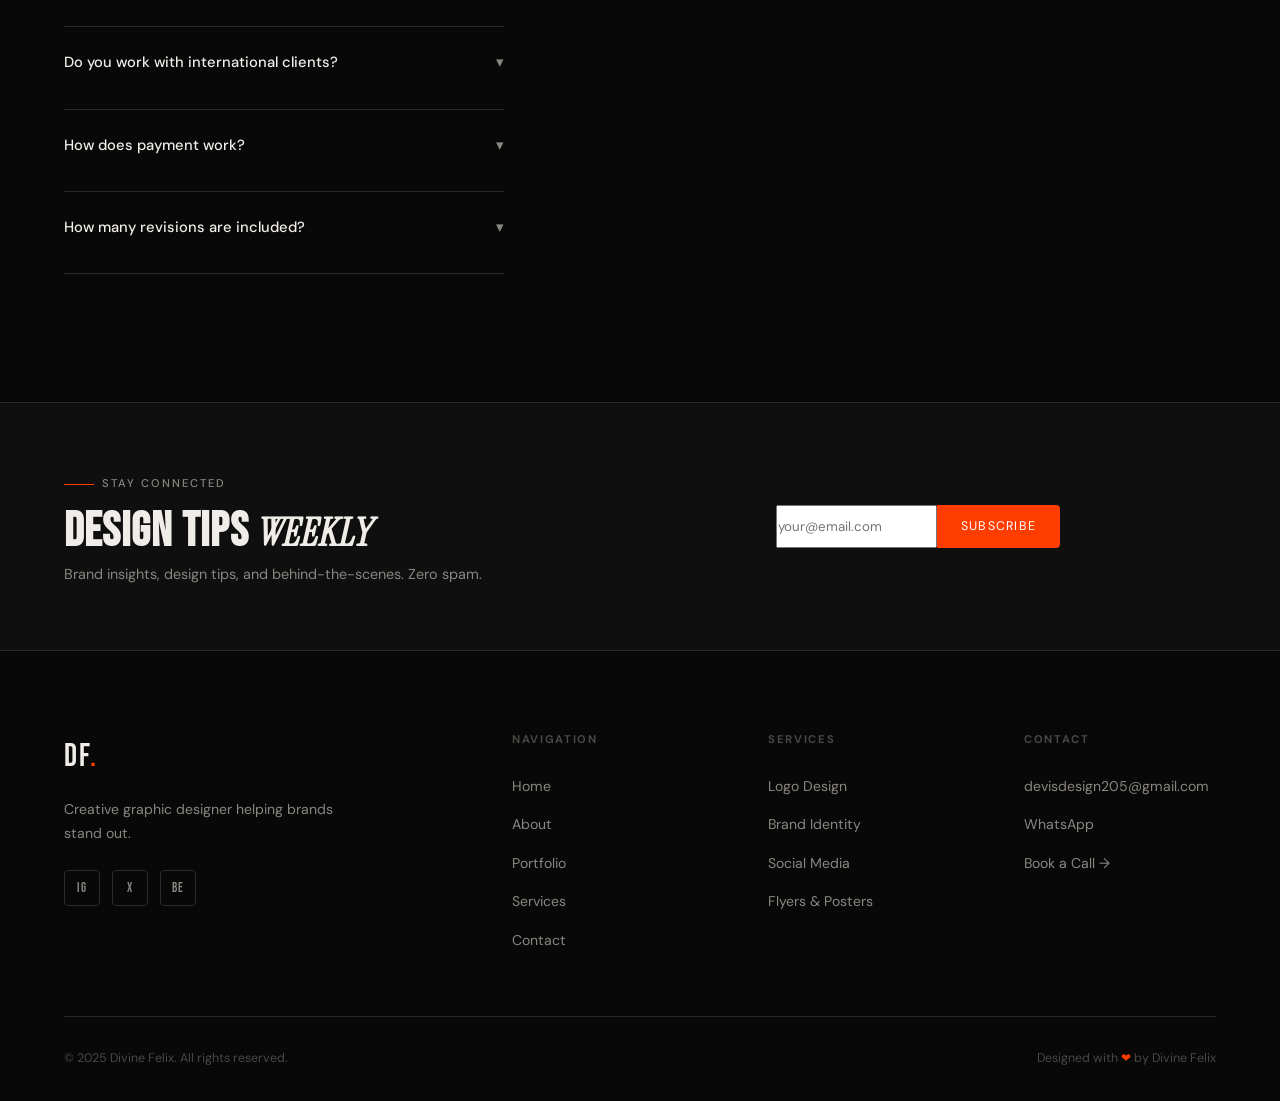
<file: pages/contact.html>
<!DOCTYPE html>
<html lang="en">
<head>
  <meta charset="UTF-8">
  <meta name="viewport" content="width=device-width, initial-scale=1.0">
  <title>Contact — Divine Felix</title>
  <meta name="description" content="Start a project or book a call with Divine Felix — creative graphic designer.">
  <link rel="stylesheet" href="../css/style.css">
  <link rel="icon" href="data:image/svg+xml,<svg xmlns='http://www.w3.org/2000/svg' viewBox='0 0 100 100'><text y='.9em' font-size='90'>✦</text></svg>">
  <style>
    .availability-badge {
      display: inline-flex; align-items: center; gap: 0.6rem;
      padding: 0.6rem 1.2rem;
      background: rgba(34,197,94,0.1);
      border: 1px solid rgba(34,197,94,0.3);
      border-radius: 99px;
      font-size: 0.75rem;
      letter-spacing: 0.08em;
      color: #22c55e;
      margin-bottom: 2rem;
    }
    .availability-dot {
      width: 8px; height: 8px;
      background: #22c55e; border-radius: 50%;
      animation: pulse 2s infinite;
    }
    .contact-methods { display: flex; flex-direction: column; gap: 1.5rem; }
    .contact-method {
      display: flex; align-items: center; gap: 1.2rem;
      padding: 1.5rem;
      background: var(--bg-2);
      border: 1px solid var(--border);
      border-radius: var(--radius-lg);
      transition: border-color 0.2s, transform 0.2s;
      text-decoration: none;
    }
    .contact-method:hover { border-color: var(--accent); transform: translateX(6px); }
    .contact-method-icon {
      width: 48px; height: 48px;
      background: var(--surface);
      border-radius: var(--radius);
      display: flex; align-items: center; justify-content: center;
      font-size: 1.2rem;
      flex-shrink: 0;
    }
    .contact-method-label {
      font-size: 0.7rem;
      letter-spacing: 0.1em;
      text-transform: uppercase;
      color: var(--text-3);
    }
    .contact-method-value {
      font-size: 0.95rem;
      color: var(--text);
    }
    .form-note {
      font-size: 0.78rem;
      color: var(--text-3);
      margin-top: 1rem;
      line-height: 1.6;
    }
    .book-call-card {
      background: linear-gradient(135deg, var(--accent) 0%, #cc3100 100%);
      border-radius: var(--radius-lg);
      padding: 2.5rem;
      margin-bottom: 2rem;
    }
    .book-call-card h3 {
      font-family: var(--font-display);
      font-size: 2rem;
      color: #fff;
      letter-spacing: 0.04em;
      margin-bottom: 0.5rem;
    }
    .book-call-card p {
      color: rgba(255,255,255,0.75);
      font-size: 0.88rem;
      line-height: 1.6;
      margin-bottom: 1.5rem;
    }
    .btn-cal { background: #fff; color: var(--accent); display: inline-flex; align-items: center; gap: 0.4rem; padding: 0.75rem 1.5rem; border-radius: var(--radius); font-size: 0.78rem; letter-spacing: 0.1em; text-transform: uppercase; font-weight: 500; transition: background 0.2s; }
    .btn-cal:hover { background: #f0f0f0; }
    .faq-item {
      border-bottom: 1px solid var(--border);
      padding: 1.5rem 0;
    }
    .faq-q {
      font-size: 0.92rem;
      font-weight: 500;
      margin-bottom: 0.6rem;
      cursor: pointer;
      display: flex; justify-content: space-between; align-items: center;
      user-select: none;
    }
    .faq-q .chevron { transition: transform 0.3s; color: var(--text-2); }
    .faq-item.open .chevron { transform: rotate(180deg); }
    .faq-a {
      font-size: 0.85rem;
      color: var(--text-2);
      line-height: 1.7;
      max-height: 0; overflow: hidden;
      transition: max-height 0.4s var(--ease-out), opacity 0.3s;
      opacity: 0;
    }
    .faq-item.open .faq-a { max-height: 200px; opacity: 1; }
  </style>
</head>
<body>
  <div class="cursor"></div>
  <div class="cursor-follower"></div>

  <nav class="nav">
    <div class="container">
      <div class="nav-inner">
        <a href="../index.html" class="nav-logo">DF<span>.</span></a>
        <ul class="nav-links">
          <li><a href="../index.html">Home</a></li>
          <li><a href="about.html">About</a></li>
          <li><a href="portfolio.html">Work</a></li>
          <li><a href="services.html">Services</a></li>
          <li><a href="testimonials.html">Reviews</a></li>
          <li><a href="contact.html">Contact</a></li>
        </ul>
        <a href="contact.html" class="nav-cta">Start a Project</a>
        <button class="nav-hamburger" aria-label="Toggle menu"><span></span><span></span><span></span></button>
      </div>
    </div>
  </nav>
  <div class="mobile-menu">
    <a href="../index.html">Home</a>
    <a href="about.html">About</a>
    <a href="portfolio.html">Work</a>
    <a href="services.html">Services</a>
    <a href="testimonials.html">Reviews</a>
    <a href="contact.html">Contact</a>
  </div>

  <section class="page-hero">
    <div class="page-hero-bg"></div>
    <div class="container" style="position:relative;z-index:2;">
      <div class="section-tag reveal"><div class="section-tag-line"></div><span class="label">Get in Touch</span></div>
      <h1 class="display-lg reveal">Let's Build<br><em class="serif-xl">Something Great</em></h1>
    </div>
  </section>

  <section class="section">
    <div class="container">
      <div class="contact-grid">
        <!-- Left: Info -->
        <div class="reveal-left">
          <div class="availability-badge">
            <div class="availability-dot"></div>
            Currently accepting new projects
          </div>

          <div class="book-call-card">
            <h3>Book a Free Call</h3>
            <p>Not sure where to start? Let's jump on a free 30-minute discovery call to discuss your brand and see if we're a good fit.</p>
            <a href="https://calendly.com/devisdesign205/30min" target="_blank" rel="noopener" class="btn-cal">📅 Schedule a Call</a>
          </div>

          <div class="contact-methods">
            <a href="mailto:devisdesign205@gmail.com" class="contact-method">
              <div class="contact-method-icon">✉</div>
              <div>
                <div class="contact-method-label">Email</div>
                <div class="contact-method-value">devisdesign205@gmail.com</div>
              </div>
            </a>
            <a href="https://wa.me/2349043281688" target="_blank" rel="noopener" class="contact-method">
              <div class="contact-method-icon">💬</div>
              <div>
                <div class="contact-method-label">WhatsApp</div>
                <div class="contact-method-value">+234 904 328 1688</div>
              </div>
            </a>
            <a href="https://www.instagram.com/devis_design1?igsh=NGR2aHMza3V1dnh0" target="_blank" rel="noopener" class="contact-method">
              <div class="contact-method-icon">IG</div>
              <div>
                <div class="contact-method-label">Instagram</div>
                <div class="contact-method-value">@devis_design1</div>
              </div>
            </a>
            <a href="https://www.behance.net/Devidesigns" target="_blank" rel="noopener" class="contact-method">
              <div class="contact-method-icon">Be</div>
              <div>
                <div class="contact-method-label">Behance</div>
                <div class="contact-method-value">Devidesigns</div>
              </div>
            </a>
          </div>

          <!-- FAQ -->
          <div style="margin-top:3rem;">
            <h3 class="display-md" style="font-size:2rem;margin-bottom:1.5rem;">FAQ</h3>
            <div class="faq-item">
              <div class="faq-q">What's your typical turnaround time? <span class="chevron">▾</span></div>
              <div class="faq-a">Logo design typically takes 5–7 business days. Full brand identity takes 2–3 weeks. Social media packs take 3–5 days. Rush delivery available.</div>
            </div>
            <div class="faq-item">
              <div class="faq-q">Do you work with international clients? <span class="chevron">▾</span></div>
              <div class="faq-a">Yes — I work with clients worldwide. Most of my client base is in Nigeria, the UK, and North America. I accommodate different time zones.</div>
            </div>
            <div class="faq-item">
              <div class="faq-q">How does payment work? <span class="chevron">▾</span></div>
              <div class="faq-a">I require 50% upfront before work begins, with the remaining 50% due on delivery. I accept bank transfer, Paystack, and PayPal.</div>
            </div>
            <div class="faq-item">
              <div class="faq-q">How many revisions are included? <span class="chevron">▾</span></div>
              <div class="faq-a">Most packages include 2–3 structured revision rounds. Additional revisions beyond this are billed at a flat hourly rate.</div>
            </div>
          </div>
        </div>

        <!-- Right: Form -->
        <div class="reveal">
          <form class="contact-form" novalidate aria-label="Project inquiry form" id="contactForm">
            <h3 style="font-family:var(--font-display);font-size:2rem;letter-spacing:0.04em;margin-bottom:2rem;">TELL ME ABOUT YOUR PROJECT</h3>
            <div class="form-row">
              <div class="form-group">
                <label for="fname">First Name *</label>
                <input type="text" id="fname" name="fname" placeholder="Divine" required>
              </div>
              <div class="form-group">
                <label for="lname">Last Name *</label>
                <input type="text" id="lname" name="lname" placeholder="Felix" required>
              </div>
            </div>
            <div class="form-group">
              <label for="email">Email Address *</label>
              <input type="email" id="email" name="email" placeholder="hello@yourbrand.com" required>
            </div>
            <div class="form-group">
              <label for="company">Company / Brand Name</label>
              <input type="text" id="company" name="company" placeholder="Your Brand Ltd">
            </div>
            <div class="form-group">
              <label for="service">Service Needed *</label>
              <select id="service" name="service" required>
                <option value="" disabled selected>Select a service</option>
                <option value="logo">Logo Design</option>
                <option value="brand">Brand Identity</option>
                <option value="social">Social Media Design</option>
                <option value="print">Flyers & Posters</option>
                <option value="multiple">Multiple Services</option>
                <option value="other">Not Sure — Let's Talk</option>
              </select>
            </div>
            <div class="form-group">
              <label for="budget">Estimated Budget</label>
              <select id="budget" name="budget">
                <option value="" disabled selected>Select a range</option>
                <option>Under $100</option>
                <option>$100 – $300</option>
                <option>$300 – $600</option>
                <option>$600 – $1,000</option>
                <option>$1,000+</option>
                <option>Open to Discussion</option>
              </select>
            </div>
            <div class="form-group">
              <label for="timeline">Project Timeline</label>
              <select id="timeline" name="timeline">
                <option value="" disabled selected>When do you need this?</option>
                <option>ASAP (rush)</option>
                <option>Within 1 week</option>
                <option>Within 2 weeks</option>
                <option>1 month+</option>
                <option>Flexible</option>
              </select>
            </div>
            <div class="form-group">
              <label for="message">Project Details *</label>
              <textarea id="message" name="message" placeholder="Tell me about your brand, what you need, and what inspired you to reach out..." required></textarea>
            </div>
            <div class="form-group" style="flex-direction:row;align-items:flex-start;gap:0.75rem;">
              <input type="checkbox" id="agree" name="agree" required style="width:auto;margin-top:2px;accent-color:var(--accent);">
              <label for="agree" style="font-size:0.78rem;color:var(--text-2);text-transform:none;letter-spacing:0;cursor:pointer;">I agree to be contacted about my project inquiry. No spam, ever.</label>
            </div>
            <button type="submit" class="btn btn-primary form-submit" style="width:100%;justify-content:center;font-size:0.85rem;padding:1.1rem;">
              Send Message →
            </button>
            <div id="form-success" style="display:none;margin-top:1.5rem;padding:1.2rem 1.5rem;background:rgba(34,197,94,0.1);border:1px solid rgba(34,197,94,0.3);border-radius:var(--radius);color:#22c55e;font-size:0.88rem;line-height:1.6;">
              ✓ Message sent! I'll get back to you within 24 hours.
            </div>
            <div id="form-error" style="display:none;margin-top:1.5rem;padding:1.2rem 1.5rem;background:rgba(255,61,0,0.08);border:1px solid rgba(255,61,0,0.3);border-radius:var(--radius);color:var(--accent);font-size:0.88rem;line-height:1.6;">
              Something went wrong. Please try again or email me directly at <a href="mailto:devisdesign205@gmail.com" style="color:var(--accent);text-decoration:underline;">devisdesign205@gmail.com</a>
            </div>
            <p class="form-note">Typical response time: within 24 hours. For urgent projects, WhatsApp is fastest.</p>
          </form>
        </div>
      </div>
    </div>
  </section>

  <!-- Newsletter -->
  <section class="newsletter">
    <div class="container">
      <div class="newsletter-inner">
        <div>
          <div class="section-tag reveal"><div class="section-tag-line"></div><span class="label">Stay Connected</span></div>
          <h3 class="display-md reveal" style="font-size:clamp(2rem,4vw,3rem);">Design Tips <em class="serif-xl">Weekly</em></h3>
          <p class="reveal" style="color:var(--text-2);margin-top:0.5rem;font-size:0.9rem;">Brand insights, design tips, and behind-the-scenes. Zero spam.</p>
        </div>
        <form class="newsletter-form reveal" novalidate aria-label="Newsletter signup">
          <input type="email" placeholder="your@email.com" aria-label="Email address" required>
          <button type="submit" class="newsletter-btn">Subscribe</button>
        </form>
      </div>
    </div>
  </section>

  <footer class="footer">
    <div class="container">
      <div class="footer-top">
        <div class="footer-brand">
          <div class="logo">DF<span>.</span></div>
          <p>Creative graphic designer helping brands stand out.</p>
          <div class="footer-socials">
            <a href="https://www.instagram.com/devis_design1?igsh=NGR2aHMza3V1dnh0" target="_blank" rel="noopener" class="social-icon" aria-label="Instagram">IG</a>
            <a href="https://x.com/Devis_Designs" target="_blank" rel="noopener" class="social-icon" aria-label="Twitter">X</a>
            <a href="https://www.behance.net/Devidesigns" target="_blank" rel="noopener" class="social-icon" aria-label="Behance">Be</a>
          </div>
        </div>
        <div class="footer-col">
          <h4>Navigation</h4>
          <ul>
            <li><a href="../index.html">Home</a></li>
            <li><a href="about.html">About</a></li>
            <li><a href="portfolio.html">Portfolio</a></li>
            <li><a href="services.html">Services</a></li>
            <li><a href="contact.html">Contact</a></li>
          </ul>
        </div>
        <div class="footer-col">
          <h4>Services</h4>
          <ul>
            <li><a href="services.html">Logo Design</a></li>
            <li><a href="services.html">Brand Identity</a></li>
            <li><a href="services.html">Social Media</a></li>
            <li><a href="services.html">Flyers & Posters</a></li>
          </ul>
        </div>
        <div class="footer-col">
          <h4>Contact</h4>
          <ul>
            <li><a href="mailto:devisdesign205@gmail.com">devisdesign205@gmail.com</a></li>
            <li><a href="https://wa.me/2349043281688" target="_blank" rel="noopener">WhatsApp</a></li>
            <li><a href="https://calendly.com/devisdesign205/30min" target="_blank" rel="noopener">Book a Call →</a></li>
          </ul>
        </div>
      </div>
      <div class="footer-bottom">
        <p>© 2025 Divine Felix. All rights reserved.</p>
        <p>Designed with <span style="color:var(--accent);">❤</span> by Divine Felix</p>
      </div>
    </div>
  </footer>

  <script src="../js/main.js"></script>
  <script>
    // FAQ accordion
    document.querySelectorAll('.faq-item').forEach(item => {
      item.querySelector('.faq-q').addEventListener('click', () => {
        const wasOpen = item.classList.contains('open');
        document.querySelectorAll('.faq-item').forEach(i => i.classList.remove('open'));
        if (!wasOpen) item.classList.add('open');
      });
    });

    // Contact form — Formspree
    const contactForm = document.getElementById('contactForm');
    if (contactForm) {
      contactForm.addEventListener('submit', async (e) => {
        e.preventDefault();

        const btn = contactForm.querySelector('.form-submit');
        const successMsg = document.getElementById('form-success');
        const errorMsg = document.getElementById('form-error');

        // Basic validation
        const required = contactForm.querySelectorAll('[required]');
        let valid = true;
        required.forEach(field => {
          field.style.borderColor = '';
          if (!field.value.trim() || (field.type === 'checkbox' && !field.checked)) {
            field.style.borderColor = '#FF3D00';
            valid = false;
          }
        });
        if (!valid) return;

        btn.textContent = 'Sending...';
        btn.disabled = true;
        successMsg.style.display = 'none';
        errorMsg.style.display = 'none';

        try {
          const res = await fetch('https://formspree.io/f/xnjgbbnl', {
            method: 'POST',
            headers: { 'Accept': 'application/json' },
            body: new FormData(contactForm)
          });

          if (res.ok) {
            successMsg.style.display = 'block';
            contactForm.reset();
            btn.textContent = 'Send Message →';
          } else {
            throw new Error('Server error');
          }
        } catch {
          errorMsg.style.display = 'block';
          btn.textContent = 'Send Message →';
        } finally {
          btn.disabled = false;
        }
      });
    }
  </script>
</body>
</html>
</file>
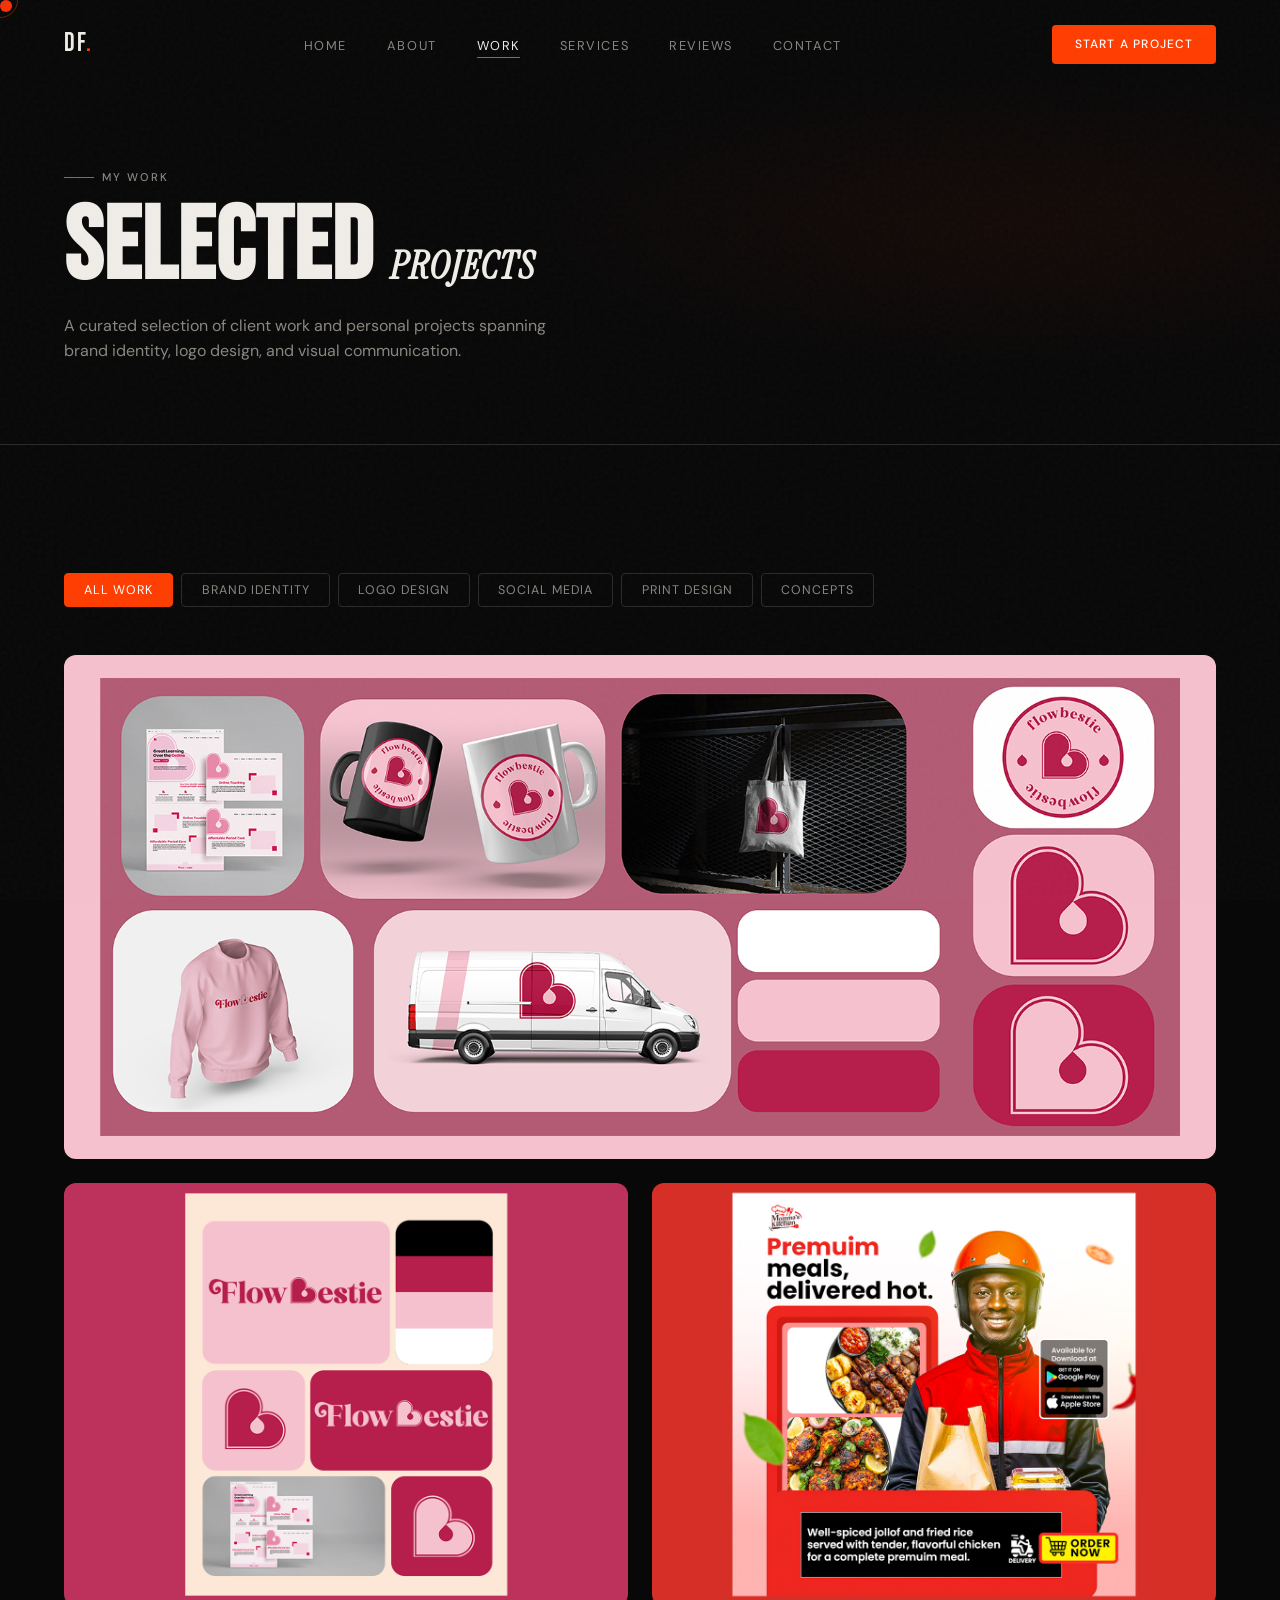
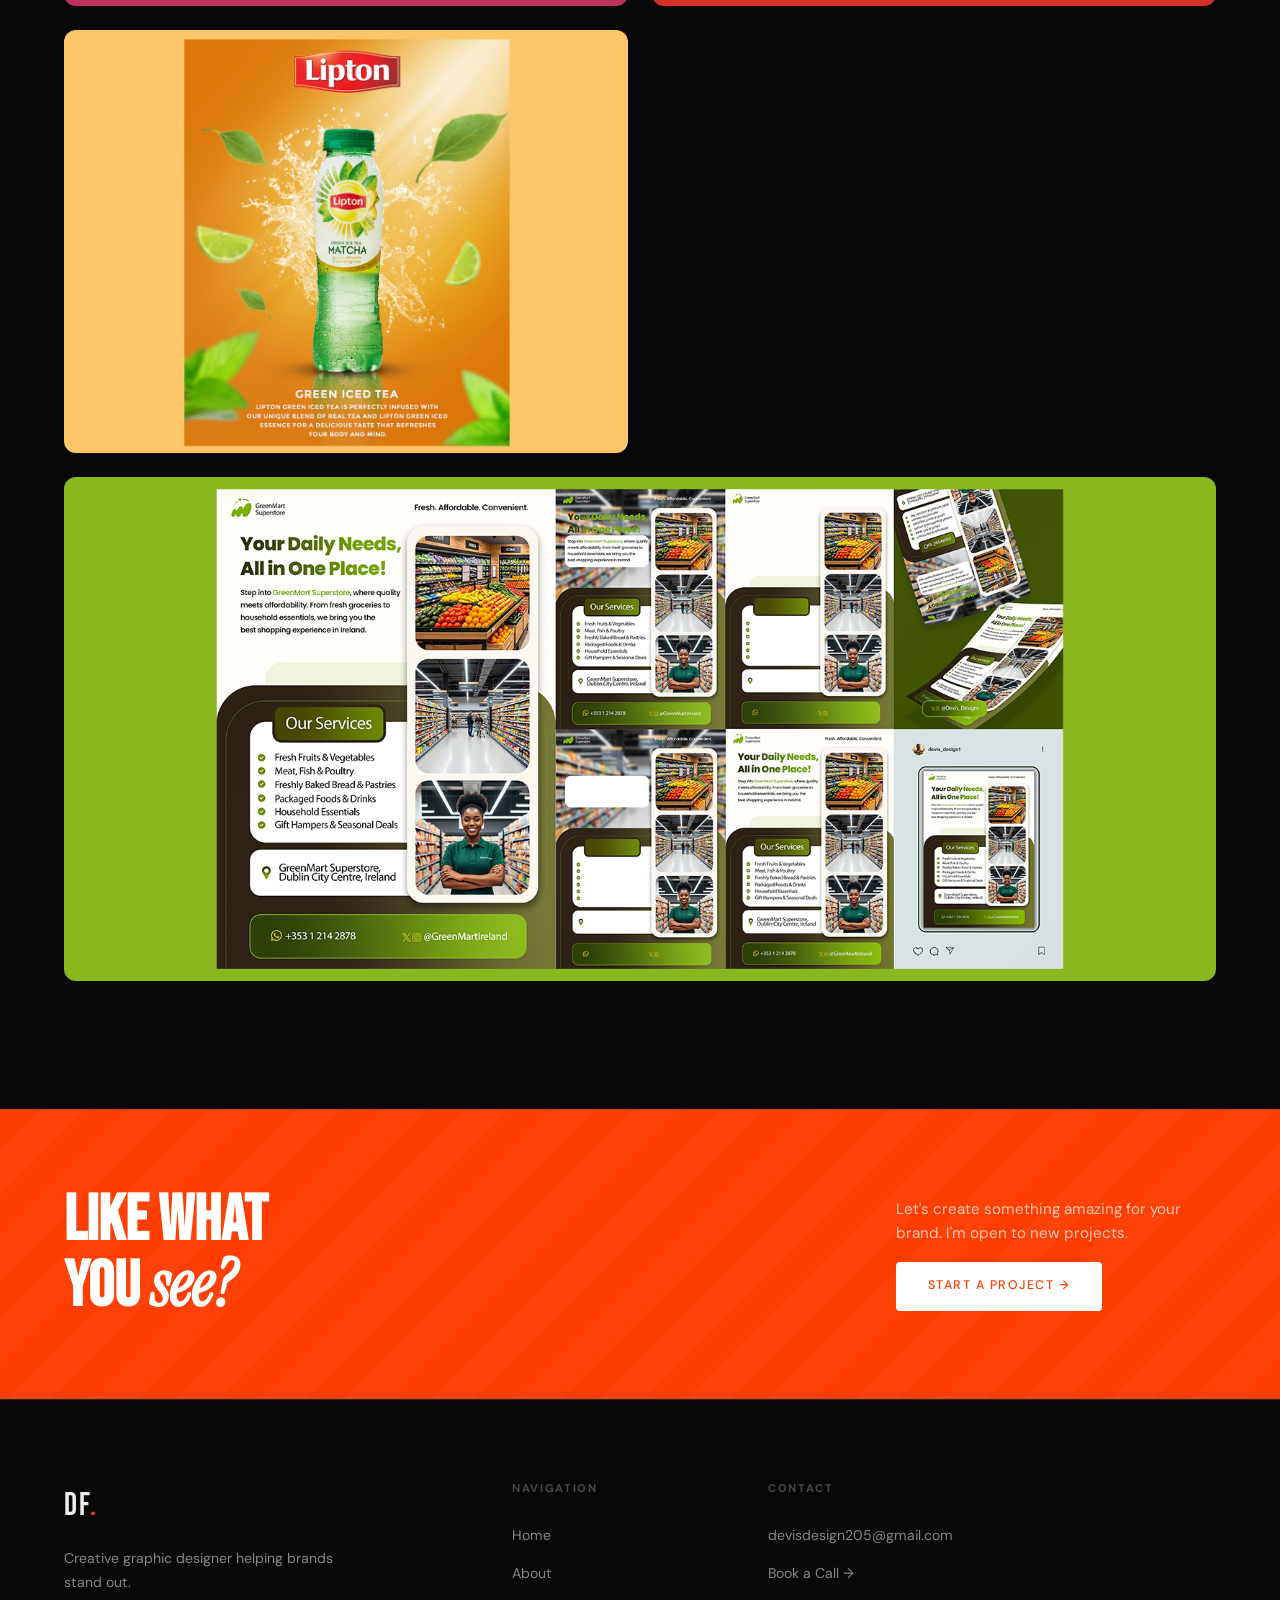
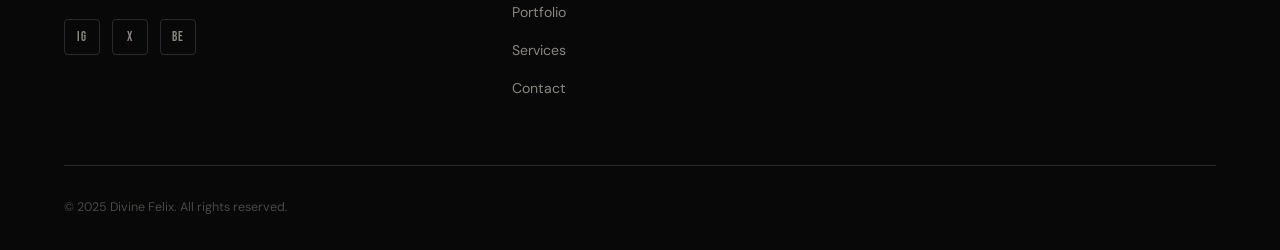
<file: pages/portfolio.html>
<!DOCTYPE html>
<html lang="en">
<head>
  <meta charset="UTF-8">
  <meta name="viewport" content="width=device-width, initial-scale=1.0">
  <title>Portfolio — Divine Felix</title>
  <meta name="description" content="Explore Divine Felix's portfolio — logos, brand identities, social media designs, and poster projects.">
  <link rel="stylesheet" href="../css/style.css">
  <link rel="icon" href="data:image/svg+xml,<svg xmlns='http://www.w3.org/2000/svg' viewBox='0 0 100 100'><text y='.9em' font-size='90'>✦</text></svg>">
  <style>
    .portfolio-full-grid {
      display: grid;
      grid-template-columns: repeat(2, 1fr);
      gap: 1.5rem;
    }
    .portfolio-item {
      position: relative;
      border-radius: var(--radius-lg);
      overflow: hidden;
      aspect-ratio: 4/3;
      cursor: pointer;
      transition: transform 0.3s var(--ease-out);
    }
    .portfolio-item:hover { transform: translateY(-4px); }
    .portfolio-item:first-child { grid-column: 1 / -1; aspect-ratio: 16/7; }
    .portfolio-item .work-bg { width:100%; height:100%; }
    .portfolio-item .work-overlay { border-radius: var(--radius-lg); }
    @media (max-width: 768px) {
      .portfolio-full-grid { grid-template-columns: 1fr; }
      .portfolio-item:first-child { aspect-ratio: 4/3; }
    }

    /* Case Study Modal */
    .modal-overlay {
      position: fixed; inset: 0;
      background: rgba(8,8,8,0.96);
      z-index: 1000;
      display: flex; align-items: flex-start; justify-content: center;
      padding: 2rem;
      overflow-y: auto;
      opacity: 0; pointer-events: none;
      transition: opacity 0.3s var(--ease-out);
    }
    .modal-overlay.open { opacity: 1; pointer-events: all; }
    .modal-content {
      max-width: 900px; width: 100%;
      padding-top: 4rem;
      transform: translateY(30px);
      transition: transform 0.4s var(--ease-out);
    }
    .modal-overlay.open .modal-content { transform: translateY(0); }
    .modal-close {
      position: fixed; top: 1.5rem; right: 2rem;
      background: var(--surface); border: 1px solid var(--border);
      color: var(--text); width: 44px; height: 44px;
      border-radius: 50%; cursor: pointer;
      font-size: 1.2rem;
      display: flex; align-items: center; justify-content: center;
      transition: background 0.2s;
      z-index: 1001;
    }
    .modal-close:hover { background: var(--accent); border-color: var(--accent); }
  </style>
</head>
<body>
  <div class="cursor"></div>
  <div class="cursor-follower"></div>

  <nav class="nav">
    <div class="container">
      <div class="nav-inner">
        <a href="../index.html" class="nav-logo">DF<span>.</span></a>
        <ul class="nav-links">
          <li><a href="../index.html">Home</a></li>
          <li><a href="about.html">About</a></li>
          <li><a href="portfolio.html">Work</a></li>
          <li><a href="services.html">Services</a></li>
          <li><a href="testimonials.html">Reviews</a></li>
          <li><a href="contact.html">Contact</a></li>
        </ul>
        <a href="contact.html" class="nav-cta">Start a Project</a>
        <button class="nav-hamburger" aria-label="Toggle menu"><span></span><span></span><span></span></button>
      </div>
    </div>
  </nav>
  <div class="mobile-menu">
    <a href="../index.html">Home</a>
    <a href="about.html">About</a>
    <a href="portfolio.html">Work</a>
    <a href="services.html">Services</a>
    <a href="testimonials.html">Reviews</a>
    <a href="contact.html">Contact</a>
  </div>

  <section class="page-hero">
    <div class="page-hero-bg"></div>
    <div class="container" style="position:relative;z-index:2;">
      <div class="section-tag reveal"><div class="section-tag-line"></div><span class="label">My Work</span></div>
      <h1 class="display-lg reveal">Selected <em class="serif-xl">Projects</em></h1>
      <p class="reveal delay-1" style="color:var(--text-2);max-width:500px;margin-top:1rem;">A curated selection of client work and personal projects spanning brand identity, logo design, and visual communication.</p>
    </div>
  </section>

  <section class="section">
    <div class="container">
      <!-- Filters -->
      <div class="portfolio-filters">
        <button class="filter-btn active" data-filter="all">All Work</button>
        <button class="filter-btn" data-filter="brand">Brand Identity</button>
        <button class="filter-btn" data-filter="logo">Logo Design</button>
        <button class="filter-btn" data-filter="social">Social Media</button>
        <button class="filter-btn" data-filter="print">Print Design</button>
        <button class="filter-btn" data-filter="concept">Concepts</button>
      </div>

      <!-- Grid -->
      <div class="portfolio-full-grid">

        <div class="portfolio-item reveal" id="beez-bee" data-cat="brand" data-project="beez-bee" style="cursor:pointer;">
          <div class="work-bg work-mock-1" style="background:none;padding:0;">
            <img src="../{css,js,pages,assets/Photos/Flowbestie.png" alt="Flow Bestie Brand Identity" style="width:100%;height:100%;object-fit:cover;">
          </div>
          <div class="work-overlay">
            <span class="work-category">Brand Identity · Client Project</span>
            <h3 class="work-title">Flow Bestie</h3>
          </div>
          <div class="work-arrow"><svg width="16" height="16" viewBox="0 0 16 16" fill="none"><path d="M3 13L13 3M13 3H5M13 3V11" stroke="white" stroke-width="1.5"/></svg></div>
        </div>

        <div class="portfolio-item reveal delay-1" id="nexus" data-cat="logo" data-project="nexus">
          <div class="work-bg work-mock-2" style="background:none;padding:0;">
            <img src="../{css,js,pages,assets/Photos/logo board.png" alt="Flow Bestie Logo Design" style="width:100%;height:100%;object-fit:cover;">
          </div>
          <div class="work-overlay">
            <span class="work-category">Logo Design · Client Project</span>
            <h3 class="work-title">Flow Bestie</h3>
          </div>
          <div class="work-arrow"><svg width="16" height="16" viewBox="0 0 16 16" fill="none"><path d="M3 13L13 3M13 3H5M13 3V11" stroke="white" stroke-width="1.5"/></svg></div>
        </div>

        <div class="portfolio-item reveal delay-2" id="verde" data-cat="social" data-project="verde">
          <div class="work-bg work-mock-3" style="background:none;padding:0;">
            <img src="../{css,js,pages,assets/Photos/Delivery guy.png" alt="Momma's Kitchen Social Media Design" style="width:100%;height:100%;object-fit:cover;">
          </div>
          <div class="work-overlay">
            <span class="work-category">Social Media · Client Project</span>
            <h3 class="work-title">Momma's Kitchen</h3>
          </div>
          <div class="work-arrow"><svg width="16" height="16" viewBox="0 0 16 16" fill="none"><path d="M3 13L13 3M13 3H5M13 3V11" stroke="white" stroke-width="1.5"/></svg></div>
        </div>

        <div class="portfolio-item reveal delay-3" id="nova" data-cat="print" data-project="nova">
          <div class="work-bg work-mock-4" style="background:none;padding:0;">
            <img src="../{css,js,pages,assets/Photos/Lipton.png" alt="Lipton Poster Design" style="width:100%;height:100%;object-fit:cover;">
          </div>
          <div class="work-overlay">
            <span class="work-category">Poster Design · Client Project</span>
            <h3 class="work-title">Lipton</h3>
          </div>
          <div class="work-arrow"><svg width="16" height="16" viewBox="0 0 16 16" fill="none"><path d="M3 13L13 3M13 3H5M13 3V11" stroke="white" stroke-width="1.5"/></svg></div>
        </div>

        <div class="portfolio-item reveal" id="lux" data-cat="concept" data-project="lux" style="grid-column:1/-1;aspect-ratio:16/7;">
          <div class="work-bg work-mock-5" style="background:none;padding:0;">
            <img src="../{css,js,pages,assets/Photos/Gainmore mock.png" alt="Gainmore Brand Identity" style="width:100%;height:100%;object-fit:cover;">
          </div>
          <div class="work-overlay">
            <span class="work-category">Brand Identity · Concept Project</span>
            <h3 class="work-title">Gainmore</h3>
          </div>
          <div class="work-arrow"><svg width="16" height="16" viewBox="0 0 16 16" fill="none"><path d="M3 13L13 3M13 3H5M13 3V11" stroke="white" stroke-width="1.5"/></svg></div>
        </div>
      </div>
    </div>
  </section>

  <!-- Case Study Modal -->
  <div class="modal-overlay" id="projectModal" role="dialog" aria-modal="true" aria-label="Project case study">
    <button class="modal-close" id="modalClose" aria-label="Close">✕</button>
    <div class="modal-content" id="modalContent"></div>
  </div>

  <!-- CTA -->
  <section class="cta-strip">
    <div class="cta-strip-bg"></div>
    <div class="container">
      <div class="cta-strip-inner">
        <h2 class="cta-strip-text">Like what<br>you <em>see?</em></h2>
        <div style="display:flex;flex-direction:column;gap:1rem;align-items:flex-start;">
          <p style="color:rgba(255,255,255,0.7);font-size:0.95rem;max-width:320px;">Let's create something amazing for your brand. I'm open to new projects.</p>
          <a href="contact.html" class="btn btn-white">Start a Project →</a>
        </div>
      </div>
    </div>
  </section>

  <footer class="footer">
    <div class="container">
      <div class="footer-top">
        <div class="footer-brand">
          <div class="logo">DF<span>.</span></div>
          <p>Creative graphic designer helping brands stand out.</p>
          <div class="footer-socials">
            <a href="https://www.instagram.com/devis_design1?igsh=NGR2aHMza3V1dnh0" target="_blank" rel="noopener" class="social-icon" aria-label="Instagram">IG</a>
            <a href="https://x.com/Devis_Designs" target="_blank" rel="noopener" class="social-icon" aria-label="Twitter">X</a>
            <a href="https://www.behance.net/Devidesigns" target="_blank" rel="noopener" class="social-icon" aria-label="Behance">Be</a>
          </div>
        </div>
        <div class="footer-col">
          <h4>Navigation</h4>
          <ul>
            <li><a href="../index.html">Home</a></li>
            <li><a href="about.html">About</a></li>
            <li><a href="portfolio.html">Portfolio</a></li>
            <li><a href="services.html">Services</a></li>
            <li><a href="contact.html">Contact</a></li>
          </ul>
        </div>
        <div class="footer-col">
          <h4>Contact</h4>
          <ul>
            <li><a href="mailto:devisdesign205@gmail.com">devisdesign205@gmail.com</a></li>
            <li><a href="https://calendly.com/devisdesign205/30min" target="_blank" rel="noopener">Book a Call →</a></li>
          </ul>
        </div>
      </div>
      <div class="footer-bottom">
        <p>© 2025 Divine Felix. All rights reserved.</p>
      </div>
    </div>
  </footer>

  <script src="../js/main.js"></script>
  <script>
    const projects = {
      'beez-bee': {
        title: 'FlowBestie',
        category: 'Brand Identity — Client Project',
        client: 'FlowBestie',
        year: '2026',
        scope: 'Logo, Brand Identity, Packaging Concept',
        color: 'work-mock-1',
        overview:'FlowBestie Initiative is a women-focused menstrual health and support initiative providing education, reminders, and access to safe, affordable period care—while supporting girls and women who struggle to afford pads. The goal was to create a logo that felt warm, supportive, feminine, and judgment‑free—more like a trusted best friend than a medical organization.',
        problem: 'This project came with two major challenges: 1. Designing for a sensitive topic without leaning into medical or clinical visuals. 2. Building trust without an existing portfolio, relying purely on communication, clarity, and process. The logo needed to be: - Soft and friendly (not harsh or sterile) - Modern and minimal - Easily recognizable on mobile - Flexible for long‑term brand use',
        process: ['Discovery & Research — Competitor audit, customer persona, mood boarding. Identified the gap between their premium quality and budget visual presentation.', 'Concept Development — Explored three distinct directions: bold geometric, hand-crafted artisan, and minimal modern. The client chose a refined blend of all three.', 'Refinement & Delivery — Iterated on typography, color, mark design across 3 rounds of feedback. Delivered full brand identity system with usage guidelines.'],
        result: 'The client approved the concept immediately and expressed strong satisfaction with the final results. The final logo system is: - Emotionally aligned with the brand’s mission - Versatile across digital and print platforms - Built for long‑term brand consistency. This project marked my first official logo client—secured on the first day of the year.',
        impact: 'After launch, the client reported a 40% increase in online sales and was accepted into 3 new retail stores within 2 months of rebranding.'
      },
      'nexus': {
        title: 'FlowBestie',
        category: 'Logo Design — Client Project',
        client: 'FlowBestie',
        year: '2026',
        scope: 'Logo Design, Icon, Brand Colours',
        color: 'work-mock-2',
        overview: 'FlowBestie Initiative is a women-focused menstrual health and support initiative providing education, reminders, and access to safe, affordable period care—while supporting girls and women who struggle to afford pads. The goal was to create a logo that felt warm, supportive, feminine, and judgment‑free—more like a trusted best friend than a medical organization.',
        problem: 'This project came with two major challenges: 1. Designing for a sensitive topic without leaning into medical or clinical visuals. 2. Building trust without an existing portfolio, relying purely on communication, clarity, and process. The logo needed to be: - Soft and friendly (not harsh or sterile) - Modern and minimal - Easily recognizable on mobile - Flexible for long‑term brand use',
        process: ['Brand Discovery — Workshop with founding team to extract brand values: precision, connectivity, forward-thinking.', 'Logo Exploration — Explored 12+ concepts across abstract marks, lettermarks, and combination logos. Focused on geometric forms representing connectivity and systems.', 'Final Refinement — Selected a bold N lettermark with interlocking grid elements, refined spacing and proportions over multiple iterations.'],
        result: 'The client approved the concept immediately and expressed strong satisfaction with the final results. The final logo system is: - Emotionally aligned with the brand’s mission - Versatile across digital and print platforms - Built for long‑term brand consistency. This project marked my first official logo client—secured on the first day of the year.',
        impact: "The new identity helped the startup close their first ₦5M seed round, with investors noting the brand's professional presentation as a trust signal."
      },
      'verde': {
        title: 'Momma’s Kitchen',
        category: 'Social Media Design — Client Project',
        client: 'Momma’s Kitchen',
        year: '2024',
        scope: 'Instagram Templates, Story Formats, Monthly Content Graphics',
        color: 'work-mock-3',
        overview: 'Momma’s Kitchen needed a social media promotional graphic to highlight its signature meal and attract customers online. The goal was to create an engaging design that encourages users to order through the mobile app.',
        problem: "Food promotions compete for attention on crowded social media feeds. The design needed to instantly capture attention while clearly communicating the offer.",
        process: ['Audit — Reviewed 90 days of content performance. Identified patterns in what resonated visually.', 'System Design — Built a modular template system with 6 post formats and 4 story formats, all using a consistent earthy green and cream palette.', 'Content Calendar Integration — Designed a 30-day content pack and documented the template usage guide for their in-house team.'],
        result: 'The final design delivers a vibrant and engaging advertisement optimized for social media. It highlights the meal while encouraging customers to order through the mobile app.',
        impact: 'Instagram engagement rate jumped from 1.8% to 5.4% in the first 60 days. Follower growth increased by 120% over 3 months.'
      },
      'nova': {
        title: 'Lipton',
        category: 'Poster & Print Design — Client Project',
        client: 'Lipton.',
        year: '2023',
        scope: 'Event Poster, Digital Banners, Social Media Flyers',
        color: 'work-mock-4',
        overview: 'Reinforce Lipton’s refreshing brand identity while introducing a modern, health-forward matcha variant. Appeal to younger consumers seeking vibrant, natural beverage options.',
        problem: "Differentiate Lipton Green Iced Tea Matcha in a saturated ready-to-drink beverage market. Communicate freshness, flavor, and health benefits instantly while maintaining strong shelf impact.",
        process: ['Concept — Dark, high-energy aesthetic with dynamic typography and bold visual hierarchy. Strong focus on the headline artist\'s name.', 'Typography & Layout — Layered display type at dramatic angles, used glow effects and neon accents to create energy.', 'Output — Delivered A3 print poster, A4 flyer, 4 social formats, WhatsApp-optimised version, and digital billboard spec.'],
        result: 'The design captures attention quickly in crowded retail spaces. It effectively communicates freshness, flavor, and vitality.',
        impact: 'The poster was widely shared on Twitter and Instagram. Event sold out within 48 hours of the promotional material launch.'
      },
      'lux': {
        title: 'GreenMart Superstore',
        category: 'Brand Identity — Concept Project',
        client: 'Personal/Concept Project',
        year: '2025',
        scope: 'Full Brand Identity System, Logo, Typography, Art Direction',
        color: 'work-mock-5',
        overview: 'GreenMart Superstore needed a promotional graphic to showcase its products and attract customers online. The goal was to design a clean, modern visual that communicates convenience and variety.',
        problem: 'Retail promotions often become cluttered with too much information. The design needed to stay visually clean while clearly highlighting the store’s offerings.',
        process: ['Research — Studied Louis Vuitton, Bottega Veneta, and emerging African luxury brands. Identified a gap for bold minimalism rooted in African geometric patterns.', 'Identity Concept — Built around the idea of "structured elegance." Used Adinkra symbol geometry as the foundation for the brand mark.', 'Full System — Developed colour palette (deep plum, matte gold, ivory), typography pairing, business card, clothing tag mockups, and brand guidelines.'],
        result: 'The final design presents GreenMart as a fresh, modern, and customer-friendly supermarket brand. The promotional graphic communicates key offerings while maintaining a clean visual style.',
        impact: 'Personal project used as part of portfolio. Generated 3 inbound client inquiries from fashion industry contacts after being shared on Behance.'
      }
    };

    const modal = document.getElementById('projectModal');
    const modalContent = document.getElementById('modalContent');
    const modalClose = document.getElementById('modalClose');

    document.querySelectorAll('.portfolio-item[data-project]').forEach(item => {
      item.addEventListener('click', () => {
        const key = item.dataset.project;
        const p = projects[key];
        if (!p) return;
        modalContent.innerHTML = `
          <div class="section-tag" style="margin-bottom:1rem;"><div class="section-tag-line"></div><span class="label">${p.category}</span></div>
          <h2 class="display-md" style="margin-bottom:2rem;">${p.title}</h2>
          <div class="project-hero-img ${p.color} work-inner-design" style="font-size:clamp(3rem,8vw,8rem);">${p.title.split(' ')[0].toUpperCase()}</div>
          <div class="project-meta">
            <div class="project-meta-item"><span class="label">Client</span><p>${p.client}</p></div>
            <div class="project-meta-item"><span class="label">Year</span><p>${p.year}</p></div>
            <div class="project-meta-item"><span class="label">Scope</span><p>${p.scope}</p></div>
          </div>
          <h3 style="font-family:var(--font-display);font-size:1.8rem;margin-bottom:1rem;letter-spacing:0.04em;">PROJECT OVERVIEW</h3>
          <p style="color:var(--text-2);line-height:1.8;margin-bottom:2rem;">${p.overview}</p>
          <h3 style="font-family:var(--font-display);font-size:1.8rem;margin-bottom:1rem;letter-spacing:0.04em;">THE CHALLENGE</h3>
          <p style="color:var(--text-2);line-height:1.8;margin-bottom:2rem;">${p.problem}</p>
          <h3 style="font-family:var(--font-display);font-size:1.8rem;margin-bottom:1.5rem;letter-spacing:0.04em;">DESIGN PROCESS</h3>
          <div class="project-process-grid">
            ${p.process.map((step, i) => `
              <div class="process-step">
                <div class="process-step-num">0${i+1}</div>
                <h4>${step.split(' — ')[0]}</h4>
                <p>${step.split(' — ')[1] || ''}</p>
              </div>
            `).join('')}
          </div>
          <h3 style="font-family:var(--font-display);font-size:1.8rem;margin-bottom:1rem;letter-spacing:0.04em;">THE RESULT</h3>
          <p style="color:var(--text-2);line-height:1.8;margin-bottom:2rem;">${p.result}</p>
          <div style="background:var(--accent);padding:2.5rem;border-radius:var(--radius-lg);margin-bottom:4rem;">
            <span class="label" style="color:rgba(255,255,255,0.6);">Impact & Outcome</span>
            <p style="color:#fff;font-size:1.05rem;line-height:1.7;margin-top:0.5rem;">${p.impact}</p>
          </div>
          <div style="text-align:center;padding-bottom:4rem;">
            <a href="contact.html" class="btn btn-primary" style="margin:0 auto;">Start a Similar Project →</a>
          </div>
        `;
        modal.classList.add('open');
        document.body.style.overflow = 'hidden';
      });
    });

    const closeModal = () => {
      modal.classList.remove('open');
      document.body.style.overflow = '';
    };
    modalClose.addEventListener('click', closeModal);
    modal.addEventListener('click', e => { if (e.target === modal) closeModal(); });
    document.addEventListener('keydown', e => { if (e.key === 'Escape') closeModal(); });
  </script>
</body>
</html>
</file>
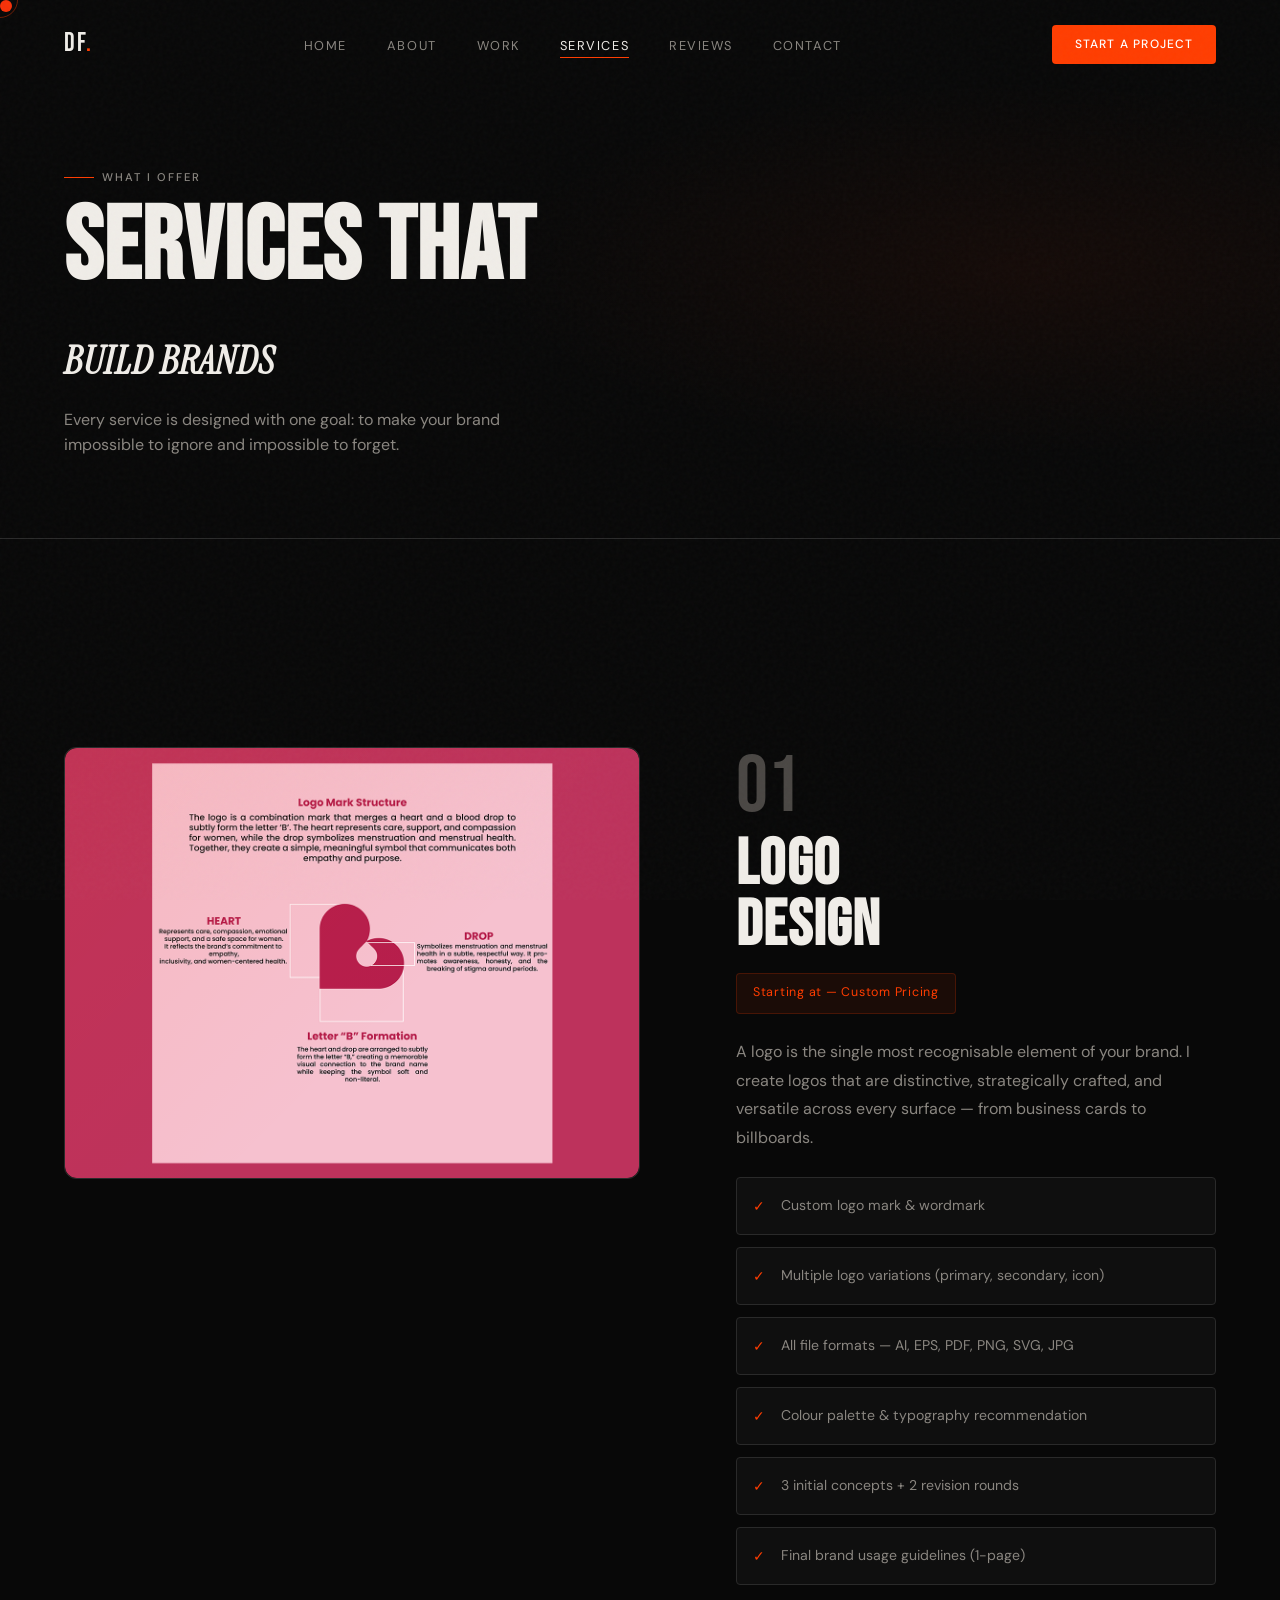
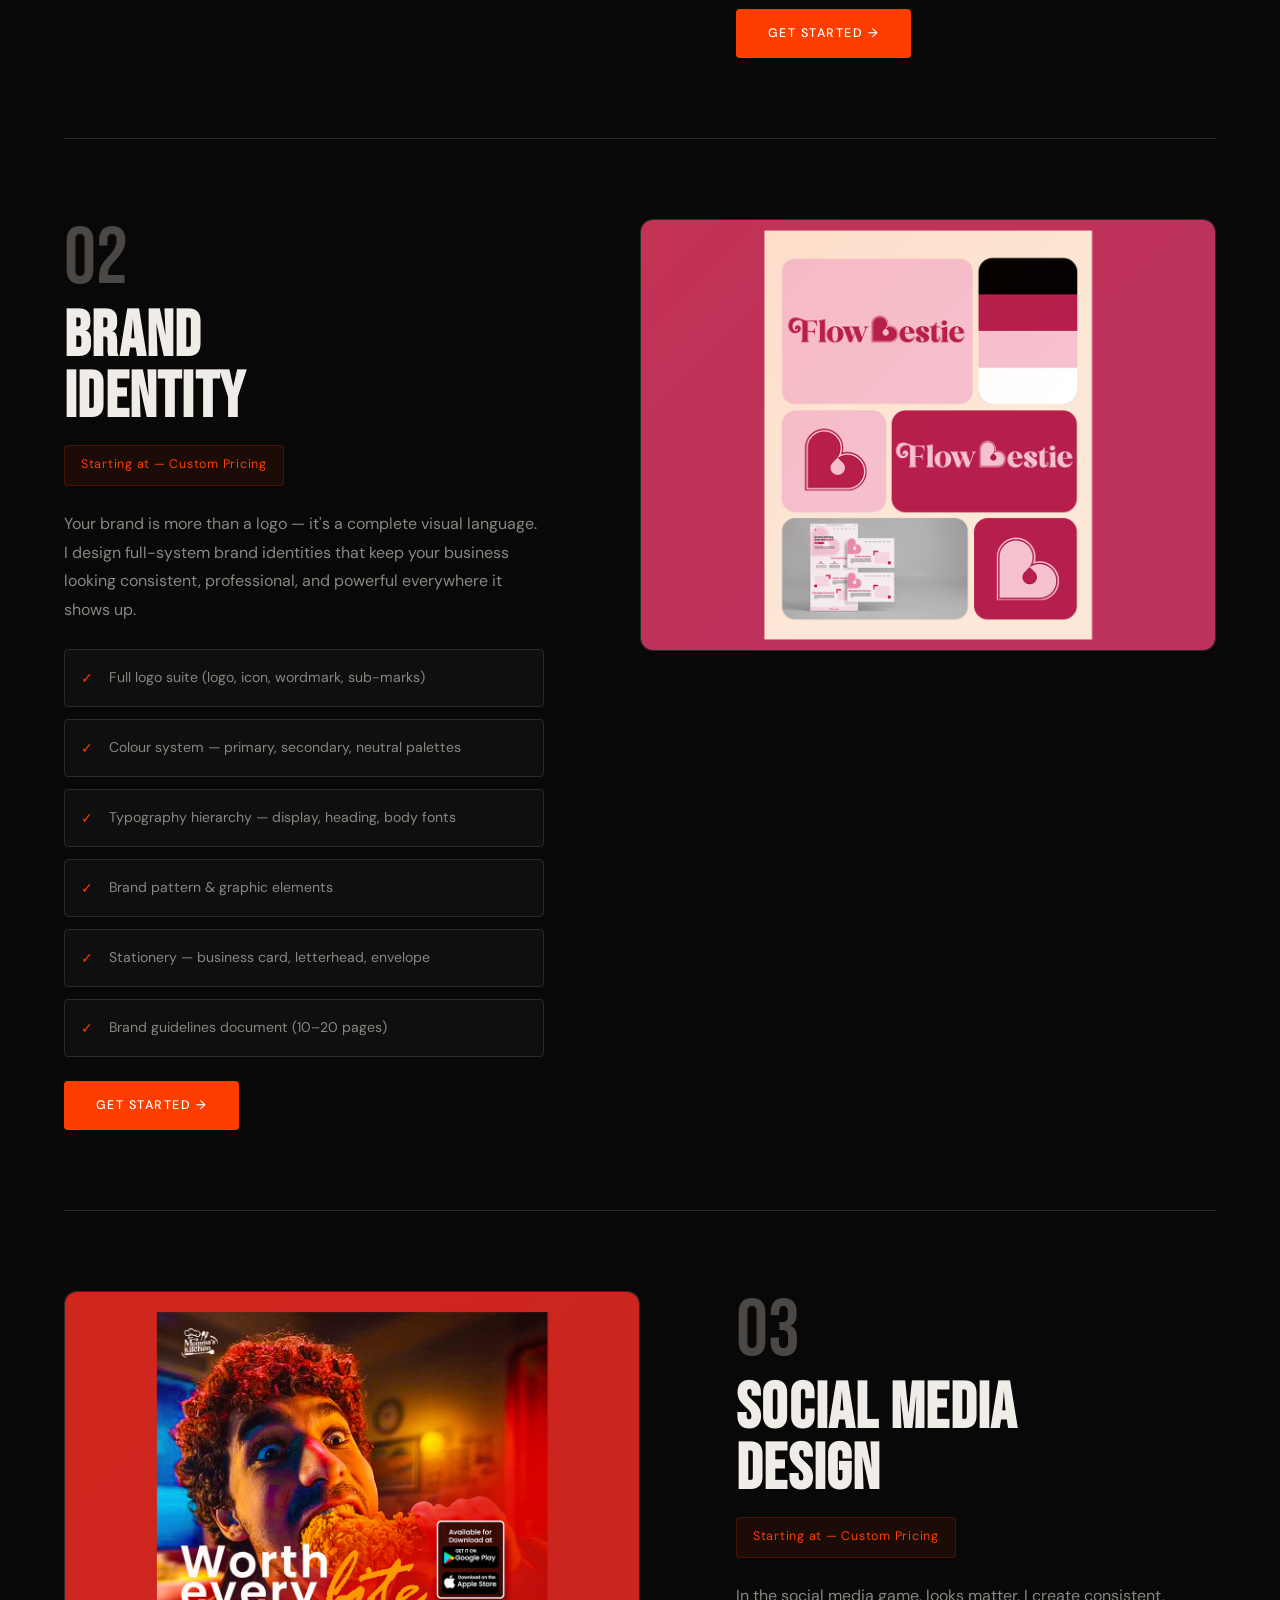
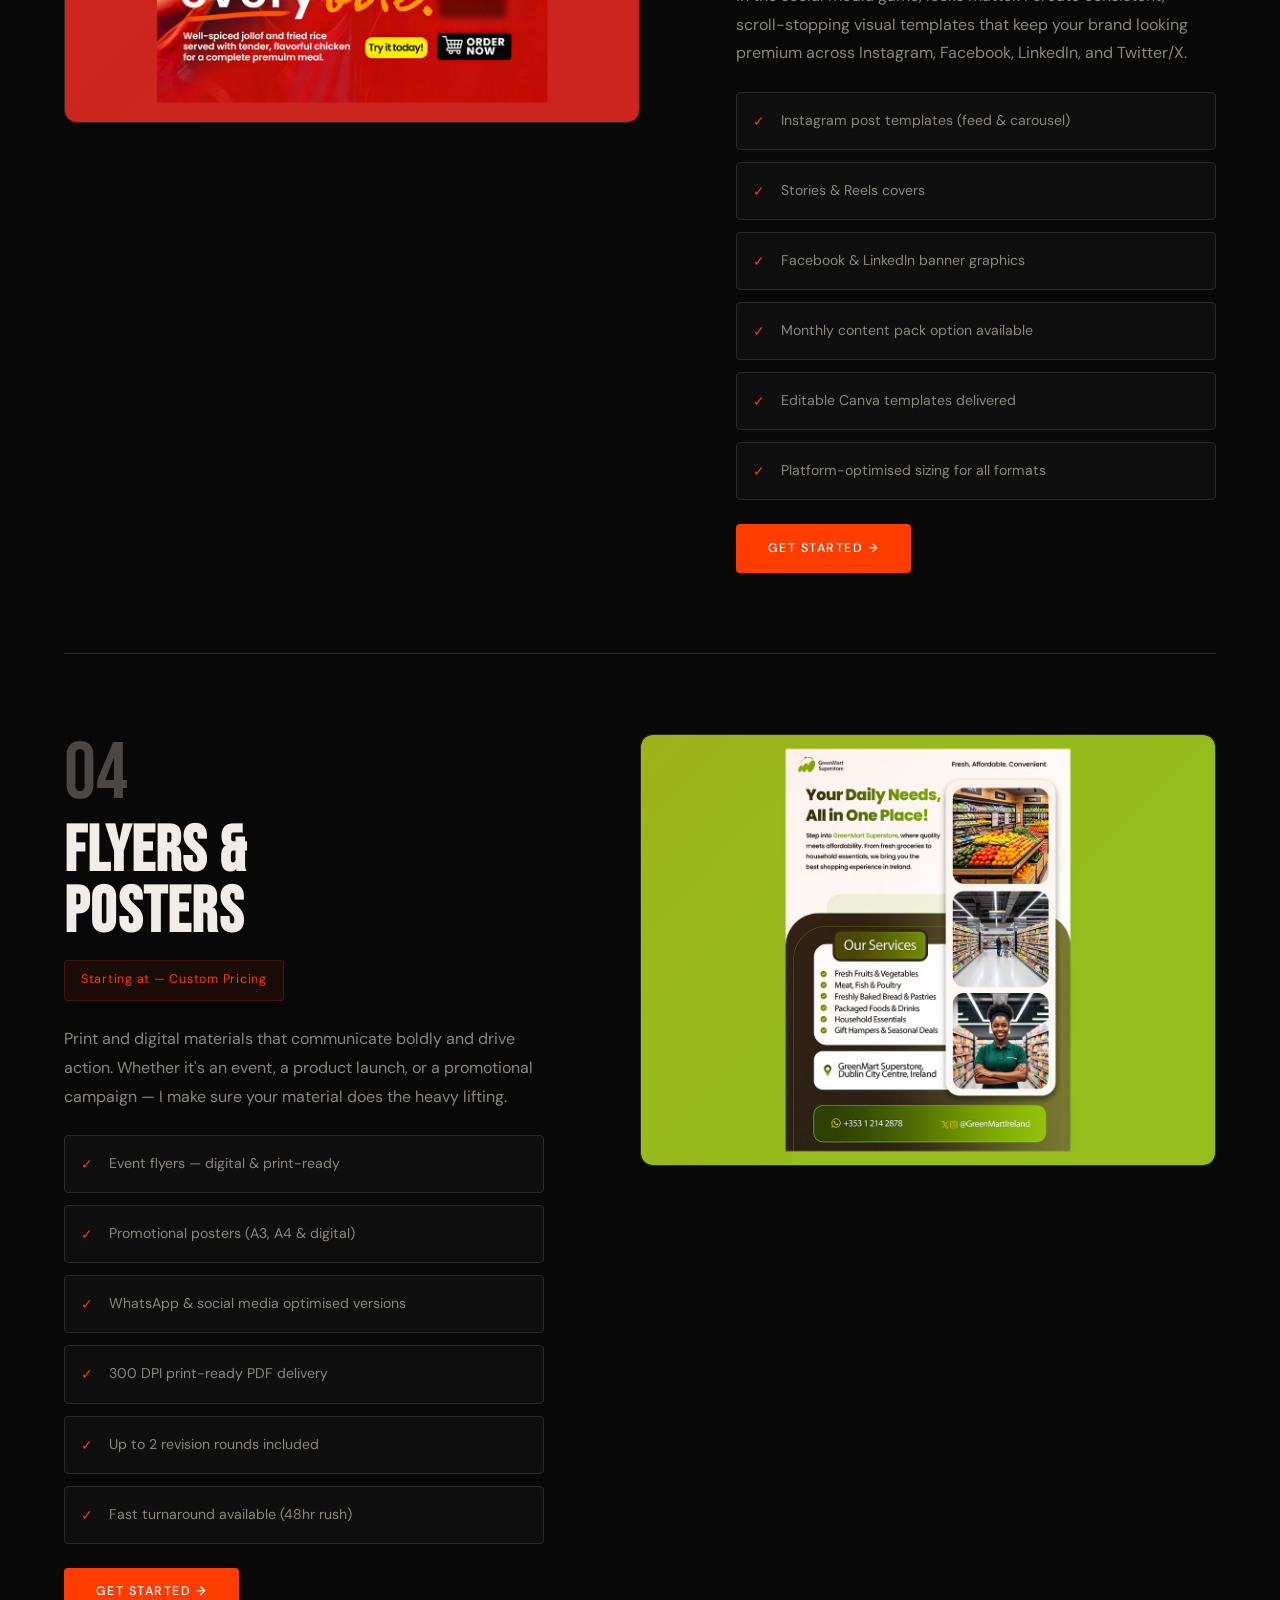
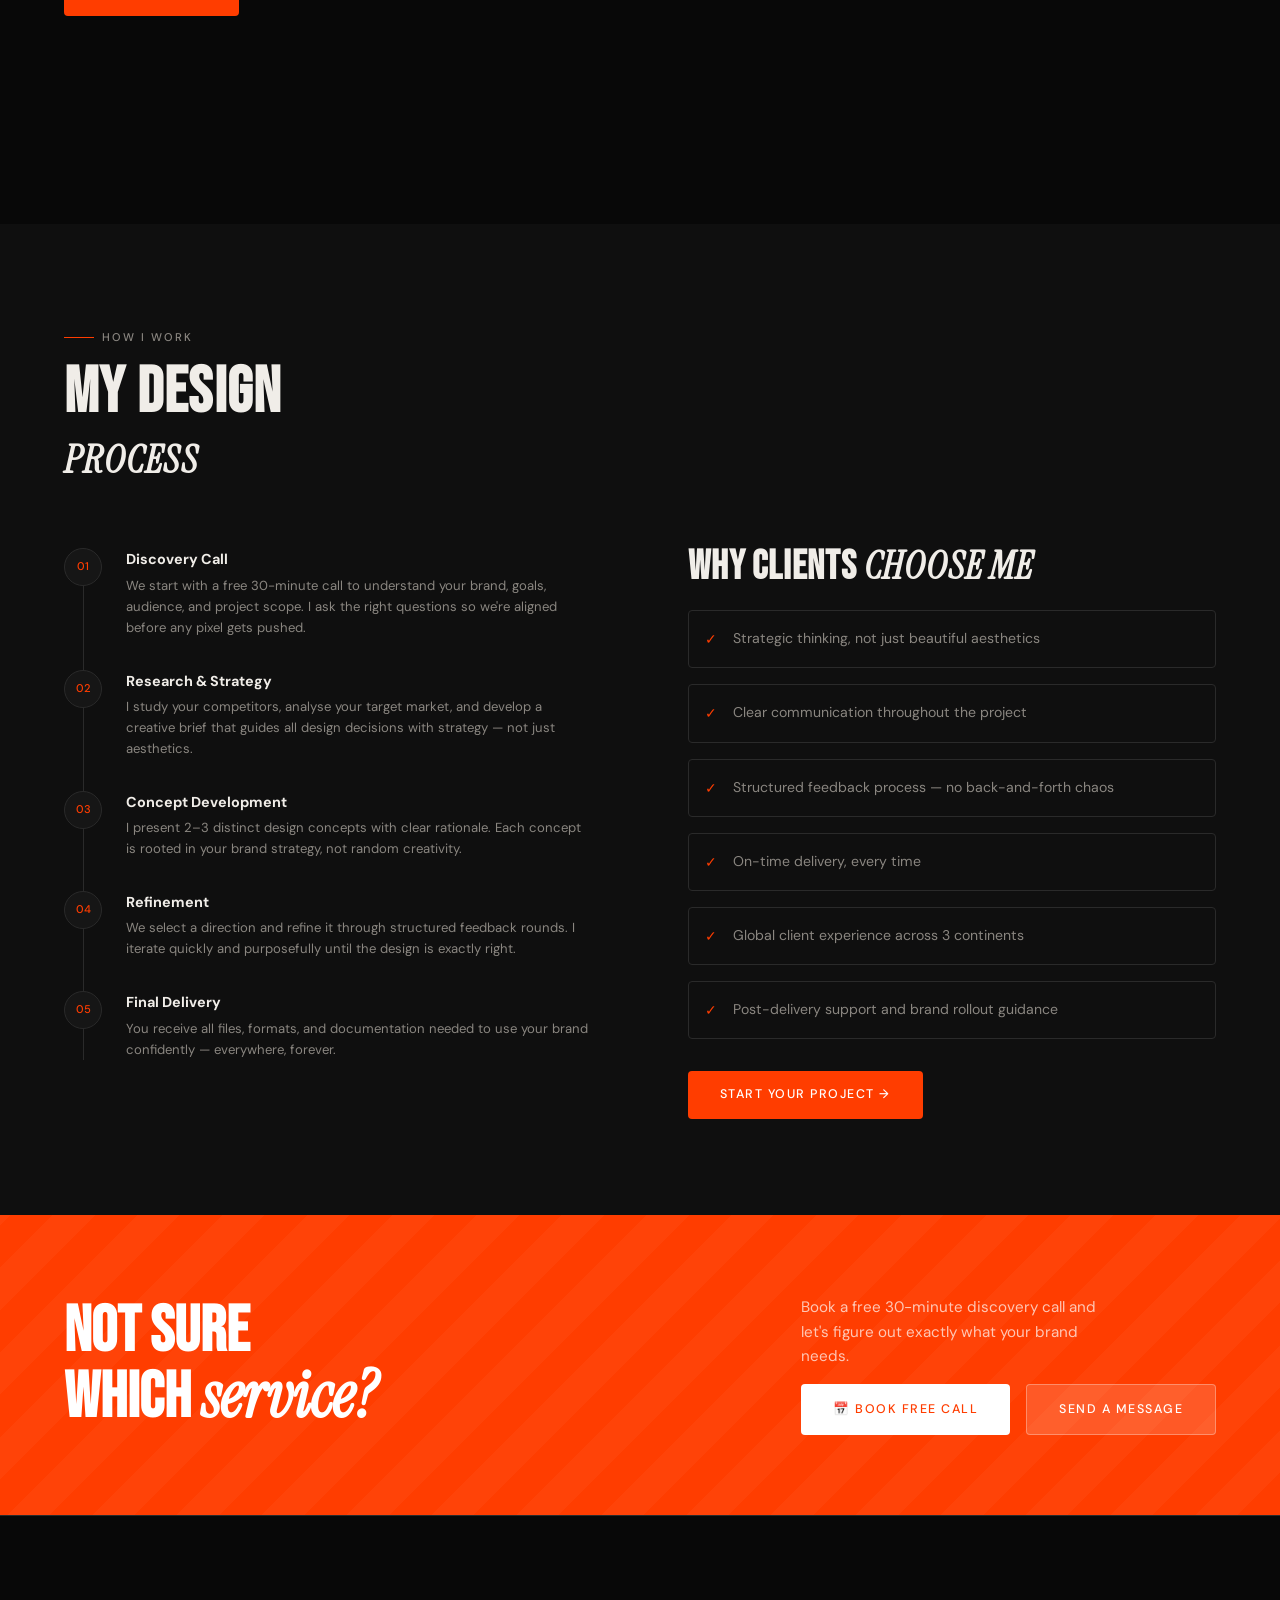
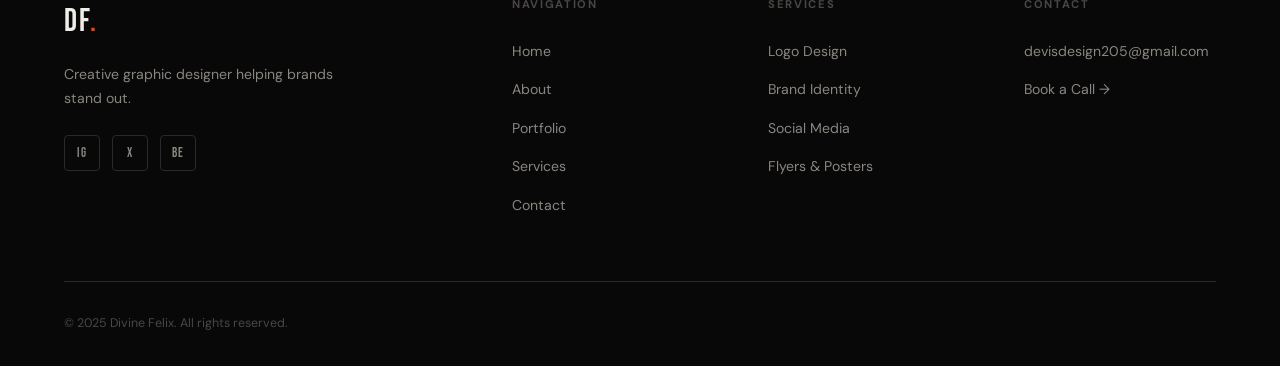
<file: pages/services.html>
<!DOCTYPE html>
<html lang="en">
<head>
  <meta charset="UTF-8">
  <meta name="viewport" content="width=device-width, initial-scale=1.0">
  <title>Services — Divine Felix</title>
  <meta name="description" content="Graphic design services by Divine Felix — Logo design, brand identity, social media design, flyers & posters.">
  <link rel="stylesheet" href="../css/style.css">
  <link rel="icon" href="data:image/svg+xml,<svg xmlns='http://www.w3.org/2000/svg' viewBox='0 0 100 100'><text y='.9em' font-size='90'>✦</text></svg>">
  <style>
    .service-detail {
      display: grid;
      grid-template-columns: 1.2fr 1fr;
      gap: 6rem;
      align-items: start;
      padding: 5rem 0;
      border-bottom: 1px solid var(--border);
    }
    .service-detail:last-of-type { border-bottom: none; }
    .service-detail:nth-child(even) { direction: rtl; }
    .service-detail:nth-child(even) > * { direction: ltr; }
    .service-visual {
      aspect-ratio: 4/3;
      border-radius: var(--radius-lg);
      display: flex; align-items: center; justify-content: center;
      font-family: var(--font-display);
      font-size: clamp(4rem, 10vw, 8rem);
      color: rgba(255,255,255,0.05);
      overflow: hidden;
      position: relative;
    }
    .service-visual::before {
      content: '';
      position: absolute; inset: 0;
      background: linear-gradient(135deg, rgba(255,61,0,0.08) 0%, transparent 60%);
    }
    .deliverables-list {
      display: flex; flex-direction: column; gap: 0.75rem;
      margin: 1.5rem 0;
    }
    .deliverable-item {
      display: flex; align-items: flex-start; gap: 1rem;
      padding: 1rem;
      background: var(--bg-2);
      border: 1px solid var(--border);
      border-radius: var(--radius);
      font-size: 0.88rem;
      color: var(--text-2);
      transition: border-color 0.2s;
    }
    .deliverable-item:hover { border-color: var(--accent); }
    .deliverable-check { color: var(--accent); font-size: 0.9rem; flex-shrink: 0; margin-top: 1px; }
    .pricing-note {
      display: inline-flex; align-items: center; gap: 0.5rem;
      padding: 0.6rem 1rem;
      background: rgba(255,61,0,0.08);
      border: 1px solid rgba(255,61,0,0.2);
      border-radius: var(--radius);
      font-size: 0.78rem;
      letter-spacing: 0.06em;
      color: var(--accent);
      margin-bottom: 1.5rem;
    }
    .process-timeline {
      display: flex; flex-direction: column; gap: 0;
      position: relative;
    }
    .process-timeline::before {
      content: '';
      position: absolute; left: 19px; top: 0; bottom: 0;
      width: 1px; background: var(--border);
    }
    .timeline-step {
      display: flex; gap: 1.5rem;
      padding-bottom: 2rem;
      position: relative;
    }
    .timeline-step:last-child { padding-bottom: 0; }
    .timeline-dot {
      width: 38px; height: 38px;
      background: var(--bg-3);
      border: 1px solid var(--border);
      border-radius: 50%;
      display: flex; align-items: center; justify-content: center;
      font-size: 0.7rem;
      font-weight: 500;
      color: var(--accent);
      flex-shrink: 0;
      position: relative; z-index: 1;
    }
    .timeline-text h4 { font-size: 0.9rem; margin-bottom: 0.2rem; }
    .timeline-text p { font-size: 0.82rem; color: var(--text-2); line-height: 1.6; }
    @media (max-width: 768px) {
      .service-detail { grid-template-columns: 1fr; gap: 2.5rem; }
      .service-detail:nth-child(even) { direction: ltr; }
    }
  </style>
</head>
<body>
  <div class="cursor"></div>
  <div class="cursor-follower"></div>

  <nav class="nav">
    <div class="container">
      <div class="nav-inner">
        <a href="../index.html" class="nav-logo">DF<span>.</span></a>
        <ul class="nav-links">
          <li><a href="../index.html">Home</a></li>
          <li><a href="about.html">About</a></li>
          <li><a href="portfolio.html">Work</a></li>
          <li><a href="services.html">Services</a></li>
          <li><a href="testimonials.html">Reviews</a></li>
          <li><a href="contact.html">Contact</a></li>
        </ul>
        <a href="contact.html" class="nav-cta">Start a Project</a>
        <button class="nav-hamburger" aria-label="Toggle menu"><span></span><span></span><span></span></button>
      </div>
    </div>
  </nav>
  <div class="mobile-menu">
    <a href="../index.html">Home</a>
    <a href="about.html">About</a>
    <a href="portfolio.html">Work</a>
    <a href="services.html">Services</a>
    <a href="testimonials.html">Reviews</a>
    <a href="contact.html">Contact</a>
  </div>

  <section class="page-hero">
    <div class="page-hero-bg"></div>
    <div class="container" style="position:relative;z-index:2;">
      <div class="section-tag reveal"><div class="section-tag-line"></div><span class="label">What I Offer</span></div>
      <h1 class="display-lg reveal">Services That<br><em class="serif-xl">Build Brands</em></h1>
      <p class="reveal delay-1" style="color:var(--text-2);max-width:500px;margin-top:1rem;">Every service is designed with one goal: to make your brand impossible to ignore and impossible to forget.</p>
    </div>
  </section>

  <section class="section">
    <div class="container">

      <!-- Service 01 — Logo Design -->
      <div class="service-detail">
        <div>
          <div class="service-visual reveal-left" style="background:var(--bg-2);border:1px solid var(--border);">
            <img src="../{css,js,pages,assets/Photos/FB proposal.png" alt="Logo Design Work by Divine Felix" style="width:100%;height:100%;object-fit:cover;border-radius:var(--radius-lg);">
          </div>
        </div>
        <div class="reveal">
          <div class="service-num" style="margin-bottom:0.5rem;">01</div>
          <h2 class="display-md" style="margin-bottom:1rem;">Logo<br>Design</h2>
          <div class="pricing-note">Starting at — Custom Pricing</div>
          <p style="color:var(--text-2);line-height:1.8;margin-bottom:1.5rem;">A logo is the single most recognisable element of your brand. I create logos that are distinctive, strategically crafted, and versatile across every surface — from business cards to billboards.</p>
          <div class="deliverables-list">
            <div class="deliverable-item"><span class="deliverable-check">✓</span>Custom logo mark & wordmark</div>
            <div class="deliverable-item"><span class="deliverable-check">✓</span>Multiple logo variations (primary, secondary, icon)</div>
            <div class="deliverable-item"><span class="deliverable-check">✓</span>All file formats — AI, EPS, PDF, PNG, SVG, JPG</div>
            <div class="deliverable-item"><span class="deliverable-check">✓</span>Colour palette & typography recommendation</div>
            <div class="deliverable-item"><span class="deliverable-check">✓</span>3 initial concepts + 2 revision rounds</div>
            <div class="deliverable-item"><span class="deliverable-check">✓</span>Final brand usage guidelines (1-page)</div>
          </div>
          <a href="contact.html" class="btn btn-primary">Get Started →</a>
        </div>
      </div>

      <!-- Service 02 — Brand Identity -->
      <div class="service-detail">
        <div>
          <div class="service-visual reveal" style="background:var(--bg-2);border:1px solid var(--border);">
            <img src="../{css,js,pages,assets/Photos/logo board.png" alt="Brand Identity Work by Divine Felix" style="width:100%;height:100%;object-fit:cover;border-radius:var(--radius-lg);">
          </div>
        </div>
        <div class="reveal delay-1">
          <div class="service-num" style="margin-bottom:0.5rem;">02</div>
          <h2 class="display-md" style="margin-bottom:1rem;">Brand<br>Identity</h2>
          <div class="pricing-note">Starting at — Custom Pricing</div>
          <p style="color:var(--text-2);line-height:1.8;margin-bottom:1.5rem;">Your brand is more than a logo — it's a complete visual language. I design full-system brand identities that keep your business looking consistent, professional, and powerful everywhere it shows up.</p>
          <div class="deliverables-list">
            <div class="deliverable-item"><span class="deliverable-check">✓</span>Full logo suite (logo, icon, wordmark, sub-marks)</div>
            <div class="deliverable-item"><span class="deliverable-check">✓</span>Colour system — primary, secondary, neutral palettes</div>
            <div class="deliverable-item"><span class="deliverable-check">✓</span>Typography hierarchy — display, heading, body fonts</div>
            <div class="deliverable-item"><span class="deliverable-check">✓</span>Brand pattern & graphic elements</div>
            <div class="deliverable-item"><span class="deliverable-check">✓</span>Stationery — business card, letterhead, envelope</div>
            <div class="deliverable-item"><span class="deliverable-check">✓</span>Brand guidelines document (10–20 pages)</div>
          </div>
          <a href="contact.html" class="btn btn-primary">Get Started →</a>
        </div>
      </div>

      <!-- Service 03 — Social Media -->
      <div class="service-detail">
        <div>
          <div class="service-visual reveal-left" style="background:var(--bg-2);border:1px solid var(--border);">
            <img src="../{css,js,pages,assets/Photos/Chicken.jpg" alt="Social Media Design Work by Divine Felix" style="width:100%;height:100%;object-fit:cover;border-radius:var(--radius-lg);">
          </div>
        </div>
        <div class="reveal">
          <div class="service-num" style="margin-bottom:0.5rem;">03</div>
          <h2 class="display-md" style="margin-bottom:1rem;">Social Media<br>Design</h2>
          <div class="pricing-note">Starting at — Custom Pricing</div>
          <p style="color:var(--text-2);line-height:1.8;margin-bottom:1.5rem;">In the social media game, looks matter. I create consistent, scroll-stopping visual templates that keep your brand looking premium across Instagram, Facebook, LinkedIn, and Twitter/X.</p>
          <div class="deliverables-list">
            <div class="deliverable-item"><span class="deliverable-check">✓</span>Instagram post templates (feed & carousel)</div>
            <div class="deliverable-item"><span class="deliverable-check">✓</span>Stories & Reels covers</div>
            <div class="deliverable-item"><span class="deliverable-check">✓</span>Facebook & LinkedIn banner graphics</div>
            <div class="deliverable-item"><span class="deliverable-check">✓</span>Monthly content pack option available</div>
            <div class="deliverable-item"><span class="deliverable-check">✓</span>Editable Canva templates delivered</div>
            <div class="deliverable-item"><span class="deliverable-check">✓</span>Platform-optimised sizing for all formats</div>
          </div>
          <a href="contact.html" class="btn btn-primary">Get Started →</a>
        </div>
      </div>

      <!-- Service 04 — Flyers & Posters -->
      <div class="service-detail">
        <div>
          <div class="service-visual reveal" style="background:var(--bg-2);border:1px solid var(--border);">
            <img src="../{css,js,pages,assets/Photos/gainmore 5.jpg" alt="Flyers & Posters Work by Divine Felix" style="width:100%;height:100%;object-fit:cover;border-radius:var(--radius-lg);">
          </div>
        </div>
        <div class="reveal delay-1">
          <div class="service-num" style="margin-bottom:0.5rem;">04</div>
          <h2 class="display-md" style="margin-bottom:1rem;">Flyers &<br>Posters</h2>
          <div class="pricing-note">Starting at — Custom Pricing</div>
          <p style="color:var(--text-2);line-height:1.8;margin-bottom:1.5rem;">Print and digital materials that communicate boldly and drive action. Whether it's an event, a product launch, or a promotional campaign — I make sure your material does the heavy lifting.</p>
          <div class="deliverables-list">
            <div class="deliverable-item"><span class="deliverable-check">✓</span>Event flyers — digital & print-ready</div>
            <div class="deliverable-item"><span class="deliverable-check">✓</span>Promotional posters (A3, A4 & digital)</div>
            <div class="deliverable-item"><span class="deliverable-check">✓</span>WhatsApp & social media optimised versions</div>
            <div class="deliverable-item"><span class="deliverable-check">✓</span>300 DPI print-ready PDF delivery</div>
            <div class="deliverable-item"><span class="deliverable-check">✓</span>Up to 2 revision rounds included</div>
            <div class="deliverable-item"><span class="deliverable-check">✓</span>Fast turnaround available (48hr rush)</div>
          </div>
          <a href="contact.html" class="btn btn-primary">Get Started →</a>
        </div>
      </div>
    </div>
  </section>

  <!-- Process -->
  <section class="section" style="background:var(--bg-2);padding:6rem 0;">
    <div class="container">
      <div class="section-tag reveal"><div class="section-tag-line"></div><span class="label">How I Work</span></div>
      <h2 class="display-md reveal" style="margin-bottom:4rem;">My Design<br><em class="serif-xl">Process</em></h2>
      <div style="display:grid;grid-template-columns:1fr 1fr;gap:6rem;align-items:start;">
        <div class="process-timeline reveal">
          <div class="timeline-step">
            <div class="timeline-dot">01</div>
            <div class="timeline-text">
              <h4>Discovery Call</h4>
              <p>We start with a free 30-minute call to understand your brand, goals, audience, and project scope. I ask the right questions so we're aligned before any pixel gets pushed.</p>
            </div>
          </div>
          <div class="timeline-step">
            <div class="timeline-dot">02</div>
            <div class="timeline-text">
              <h4>Research & Strategy</h4>
              <p>I study your competitors, analyse your target market, and develop a creative brief that guides all design decisions with strategy — not just aesthetics.</p>
            </div>
          </div>
          <div class="timeline-step">
            <div class="timeline-dot">03</div>
            <div class="timeline-text">
              <h4>Concept Development</h4>
              <p>I present 2–3 distinct design concepts with clear rationale. Each concept is rooted in your brand strategy, not random creativity.</p>
            </div>
          </div>
          <div class="timeline-step">
            <div class="timeline-dot">04</div>
            <div class="timeline-text">
              <h4>Refinement</h4>
              <p>We select a direction and refine it through structured feedback rounds. I iterate quickly and purposefully until the design is exactly right.</p>
            </div>
          </div>
          <div class="timeline-step">
            <div class="timeline-dot">05</div>
            <div class="timeline-text">
              <h4>Final Delivery</h4>
              <p>You receive all files, formats, and documentation needed to use your brand confidently — everywhere, forever.</p>
            </div>
          </div>
        </div>
        <div class="reveal delay-1">
          <h3 class="display-md" style="font-size:2.5rem;margin-bottom:1.5rem;">Why clients <em class="serif-xl">choose me</em></h3>
          <div style="display:flex;flex-direction:column;gap:1rem;">
            <div class="deliverable-item"><span class="deliverable-check">✓</span>Strategic thinking, not just beautiful aesthetics</div>
            <div class="deliverable-item"><span class="deliverable-check">✓</span>Clear communication throughout the project</div>
            <div class="deliverable-item"><span class="deliverable-check">✓</span>Structured feedback process — no back-and-forth chaos</div>
            <div class="deliverable-item"><span class="deliverable-check">✓</span>On-time delivery, every time</div>
            <div class="deliverable-item"><span class="deliverable-check">✓</span>Global client experience across 3 continents</div>
            <div class="deliverable-item"><span class="deliverable-check">✓</span>Post-delivery support and brand rollout guidance</div>
          </div>
          <div style="margin-top:2rem;">
            <a href="contact.html" class="btn btn-primary">Start Your Project →</a>
          </div>
        </div>
      </div>
    </div>
  </section>

  <section class="cta-strip">
    <div class="cta-strip-bg"></div>
    <div class="container">
      <div class="cta-strip-inner">
        <h2 class="cta-strip-text">Not sure<br>which <em>service?</em></h2>
        <div style="display:flex;flex-direction:column;gap:1rem;align-items:flex-start;">
          <p style="color:rgba(255,255,255,0.7);font-size:0.95rem;max-width:320px;">Book a free 30-minute discovery call and let's figure out exactly what your brand needs.</p>
          <div style="display:flex;gap:1rem;flex-wrap:wrap;">
            <a href="https://calendly.com/devisdesign205/30min" target="_blank" rel="noopener" class="btn btn-white">📅 Book Free Call</a>
            <a href="contact.html" class="btn" style="background:rgba(255,255,255,0.15);color:#fff;border:1px solid rgba(255,255,255,0.3);">Send a Message</a>
          </div>
        </div>
      </div>
    </div>
  </section>

  <footer class="footer">
    <div class="container">
      <div class="footer-top">
        <div class="footer-brand">
          <div class="logo">DF<span>.</span></div>
          <p>Creative graphic designer helping brands stand out.</p>
          <div class="footer-socials">
            <a href="https://www.instagram.com/devis_design1?igsh=NGR2aHMza3V1dnh0" target="_blank" rel="noopener" class="social-icon" aria-label="Instagram">IG</a>
            <a href="https://x.com/Devis_Designs" target="_blank" rel="noopener" class="social-icon" aria-label="Twitter">X</a>
            <a href="https://www.behance.net/Devidesigns" target="_blank" rel="noopener" class="social-icon" aria-label="Behance">Be</a>
          </div>
        </div>
        <div class="footer-col">
          <h4>Navigation</h4>
          <ul>
            <li><a href="../index.html">Home</a></li>
            <li><a href="about.html">About</a></li>
            <li><a href="portfolio.html">Portfolio</a></li>
            <li><a href="services.html">Services</a></li>
            <li><a href="contact.html">Contact</a></li>
          </ul>
        </div>
        <div class="footer-col">
          <h4>Services</h4>
          <ul>
            <li><a href="services.html">Logo Design</a></li>
            <li><a href="services.html">Brand Identity</a></li>
            <li><a href="services.html">Social Media</a></li>
            <li><a href="services.html">Flyers & Posters</a></li>
          </ul>
        </div>
        <div class="footer-col">
          <h4>Contact</h4>
          <ul>
            <li><a href="mailto:devisdesign205@gmail.com">devisdesign205@gmail.com</a></li>
            <li><a href="https://calendly.com/devisdesign205/30min" target="_blank" rel="noopener">Book a Call →</a></li>
          </ul>
        </div>
      </div>
      <div class="footer-bottom">
        <p>© 2025 Divine Felix. All rights reserved.</p>
      </div>
    </div>
  </footer>

  <script src="../js/main.js"></script>
</body>
</html>
</file>
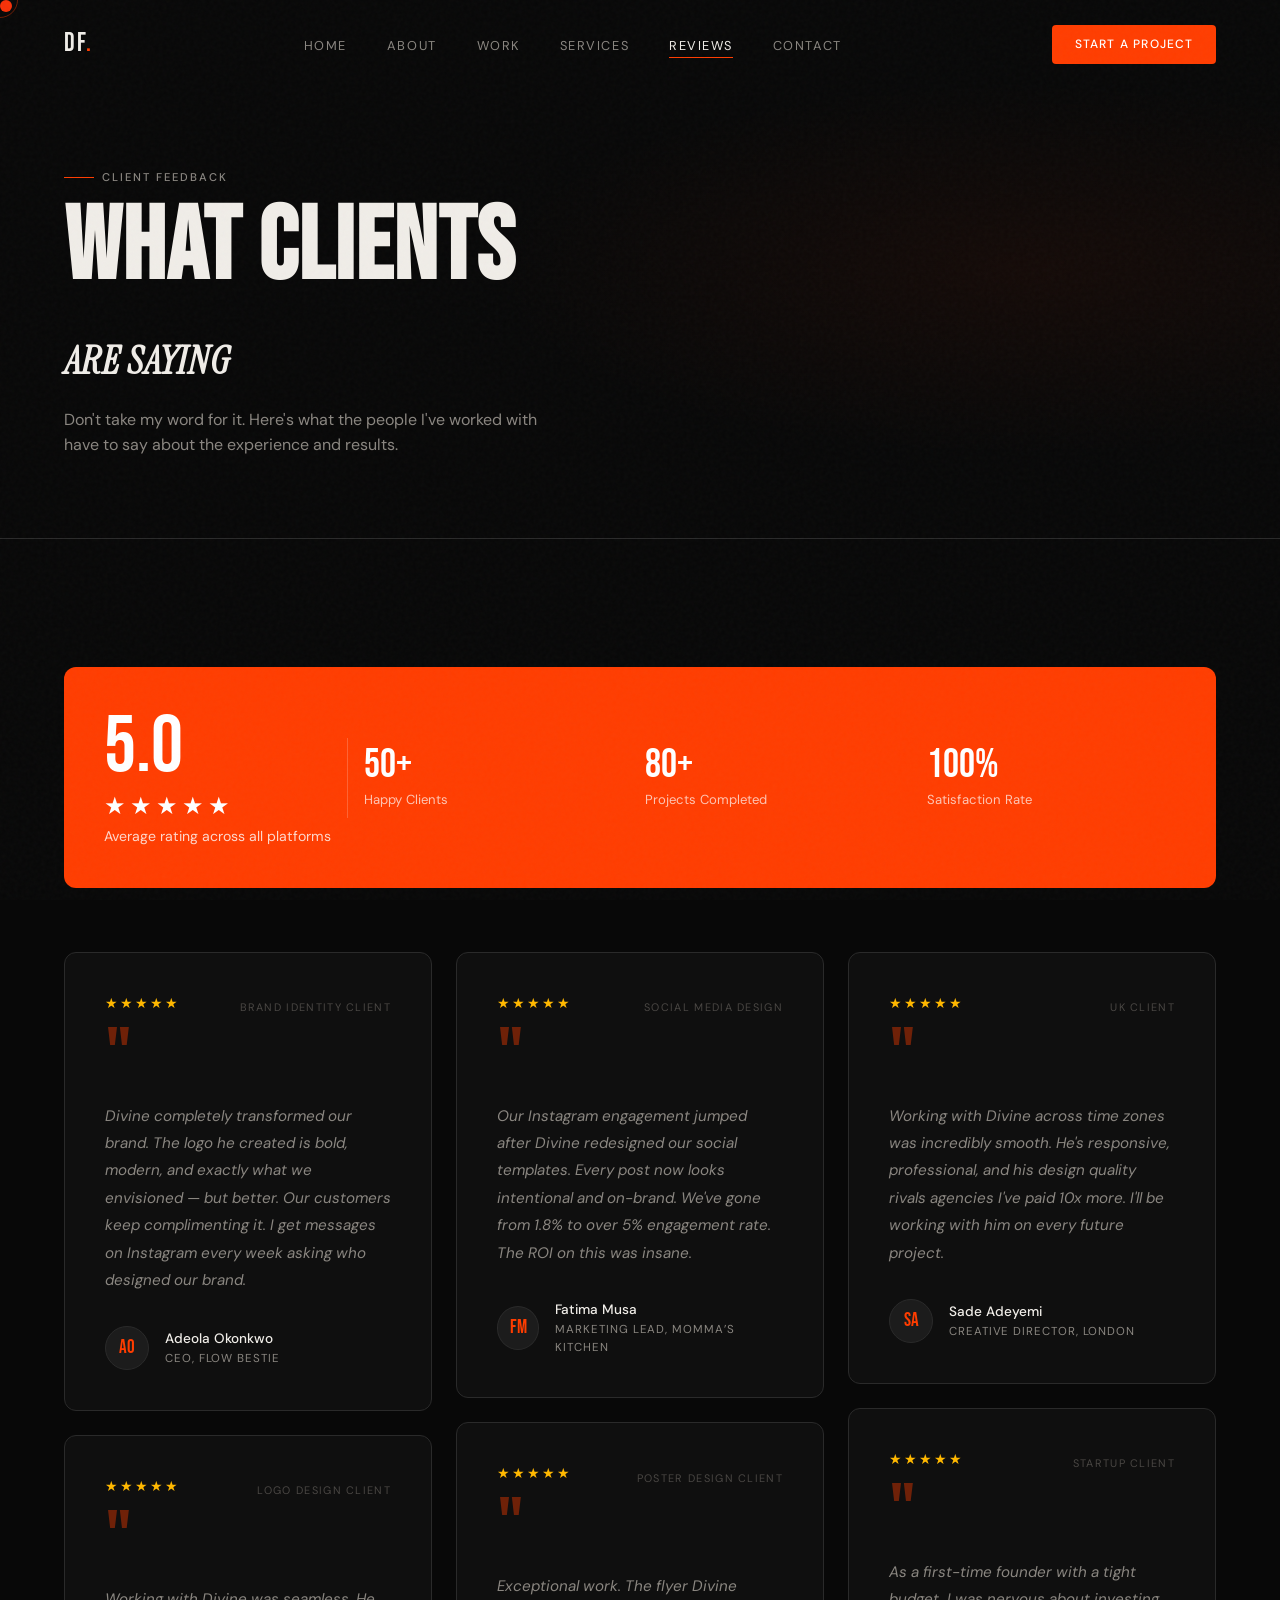
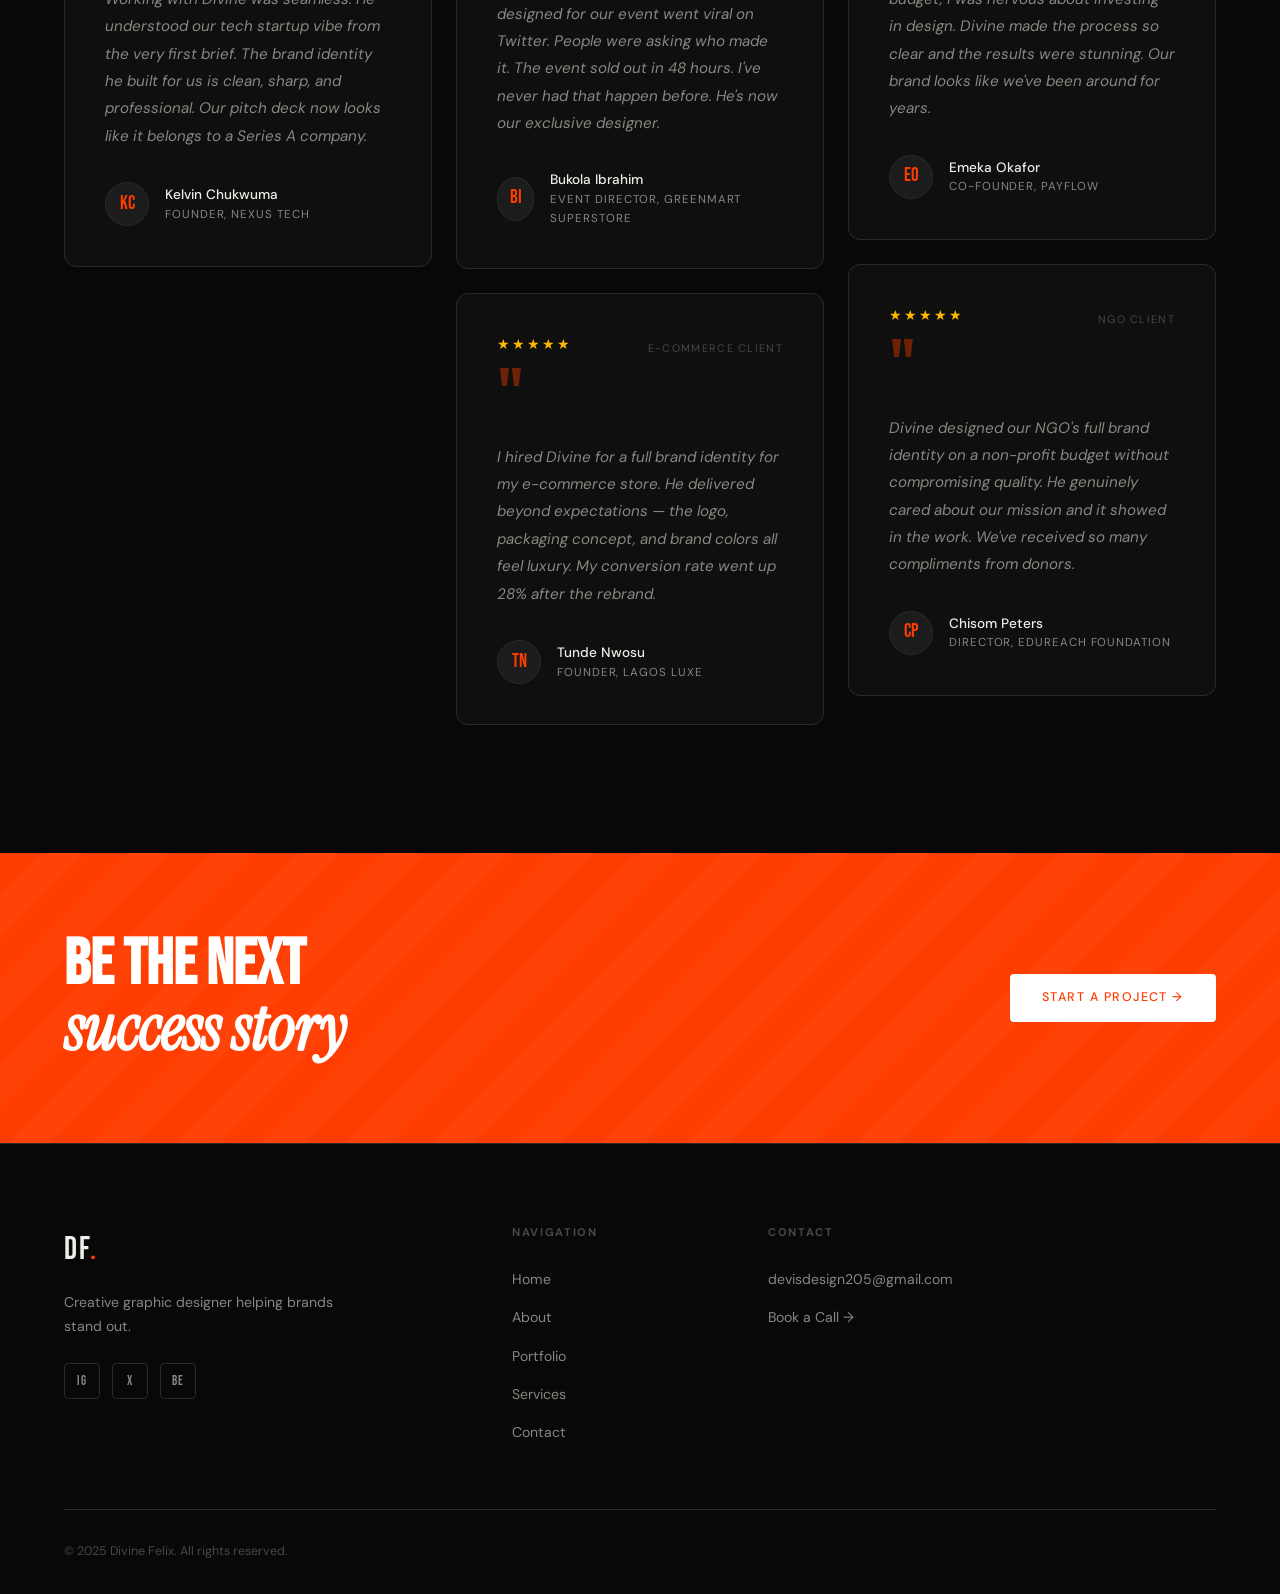
<file: pages/testimonials.html>
<!DOCTYPE html>
<html lang="en">
<head>
  <meta charset="UTF-8">
  <meta name="viewport" content="width=device-width, initial-scale=1.0">
  <title>Testimonials — Divine Felix</title>
  <meta name="description" content="Read what clients say about working with Divine Felix — graphic designer.">
  <link rel="stylesheet" href="../css/style.css">
  <link rel="icon" href="data:image/svg+xml,<svg xmlns='http://www.w3.org/2000/svg' viewBox='0 0 100 100'><text y='.9em' font-size='90'>✦</text></svg>">
  <style>
    .testimonials-masonry {
      columns: 3;
      column-gap: 1.5rem;
    }
    .testimonial-card-full {
      break-inside: avoid;
      margin-bottom: 1.5rem;
      background: var(--bg-2);
      border: 1px solid var(--border);
      border-radius: var(--radius-lg);
      padding: 2.5rem;
      transition: border-color 0.3s, transform 0.3s var(--ease-out);
    }
    .testimonial-card-full:hover { border-color: rgba(255,61,0,0.3); transform: translateY(-4px); }
    .rating-row { display: flex; align-items: center; justify-content: space-between; margin-bottom: 1rem; }
    .testimonial-platform { font-size: 0.68rem; letter-spacing: 0.12em; text-transform: uppercase; color: var(--text-3); }
    @media (max-width: 900px) { .testimonials-masonry { columns: 2; } }
    @media (max-width: 580px) { .testimonials-masonry { columns: 1; } }
    .avg-score {
      display: flex; align-items: center; gap: 1rem;
      padding: 2.5rem;
      background: var(--accent);
      border-radius: var(--radius-lg);
      margin-bottom: 4rem;
    }
    .avg-num {
      font-family: var(--font-display);
      font-size: 5rem;
      color: #fff;
      line-height: 1;
    }
    .avg-label { color: rgba(255,255,255,0.8); font-size: 0.88rem; }
    .avg-stars { color: #fff; font-size: 1.5rem; letter-spacing: 4px; }
  </style>
</head>
<body>
  <div class="cursor"></div>
  <div class="cursor-follower"></div>

  <nav class="nav">
    <div class="container">
      <div class="nav-inner">
        <a href="../index.html" class="nav-logo">DF<span>.</span></a>
        <ul class="nav-links">
          <li><a href="../index.html">Home</a></li>
          <li><a href="about.html">About</a></li>
          <li><a href="portfolio.html">Work</a></li>
          <li><a href="services.html">Services</a></li>
          <li><a href="testimonials.html">Reviews</a></li>
          <li><a href="contact.html">Contact</a></li>
        </ul>
        <a href="contact.html" class="nav-cta">Start a Project</a>
        <button class="nav-hamburger" aria-label="Toggle menu"><span></span><span></span><span></span></button>
      </div>
    </div>
  </nav>
  <div class="mobile-menu">
    <a href="../index.html">Home</a>
    <a href="about.html">About</a>
    <a href="portfolio.html">Work</a>
    <a href="services.html">Services</a>
    <a href="testimonials.html">Reviews</a>
    <a href="contact.html">Contact</a>
  </div>

  <section class="page-hero">
    <div class="page-hero-bg"></div>
    <div class="container" style="position:relative;z-index:2;">
      <div class="section-tag reveal"><div class="section-tag-line"></div><span class="label">Client Feedback</span></div>
      <h1 class="display-lg reveal">What Clients<br><em class="serif-xl">Are Saying</em></h1>
      <p class="reveal delay-1" style="color:var(--text-2);max-width:500px;margin-top:1rem;">Don't take my word for it. Here's what the people I've worked with have to say about the experience and results.</p>
    </div>
  </section>

  <section class="section">
    <div class="container">
      <!-- Average Score -->
      <div class="avg-score reveal">
        <div>
          <div class="avg-num">5.0</div>
          <div class="avg-stars">★★★★★</div>
          <div class="avg-label">Average rating across all platforms</div>
        </div>
        <div style="width:1px;height:80px;background:rgba(255,255,255,0.2);flex-shrink:0;"></div>
        <div style="display:grid;grid-template-columns:repeat(3,1fr);gap:2rem;flex:1;">
          <div>
            <div style="font-family:var(--font-display);font-size:2.5rem;color:#fff;line-height:1;">50+</div>
            <div style="color:rgba(255,255,255,0.7);font-size:0.82rem;margin-top:0.2rem;">Happy Clients</div>
          </div>
          <div>
            <div style="font-family:var(--font-display);font-size:2.5rem;color:#fff;line-height:1;">80+</div>
            <div style="color:rgba(255,255,255,0.7);font-size:0.82rem;margin-top:0.2rem;">Projects Completed</div>
          </div>
          <div>
            <div style="font-family:var(--font-display);font-size:2.5rem;color:#fff;line-height:1;">100%</div>
            <div style="color:rgba(255,255,255,0.7);font-size:0.82rem;margin-top:0.2rem;">Satisfaction Rate</div>
          </div>
        </div>
      </div>

      <!-- Masonry Grid -->
      <div class="testimonials-masonry">
        <div class="testimonial-card-full reveal">
          <div class="rating-row">
            <div class="stars">★★★★★</div>
            <span class="testimonial-platform">Brand Identity Client</span>
          </div>
          <div class="testimonial-quote">"</div>
          <p class="testimonial-text">Divine completely transformed our brand. The logo he created is bold, modern, and exactly what we envisioned — but better. Our customers keep complimenting it. I get messages on Instagram every week asking who designed our brand.</p>
          <div class="testimonial-author">
            <div class="testimonial-avatar">AO</div>
            <div>
              <div class="testimonial-name">Adeola Okonkwo</div>
              <div class="testimonial-role">CEO, Flow Bestie</div>
            </div>
          </div>
        </div>

        <div class="testimonial-card-full reveal delay-1">
          <div class="rating-row">
            <div class="stars">★★★★★</div>
            <span class="testimonial-platform">Logo Design Client</span>
          </div>
          <div class="testimonial-quote">"</div>
          <p class="testimonial-text">Working with Divine was seamless. He understood our tech startup vibe from the very first brief. The brand identity he built for us is clean, sharp, and professional. Our pitch deck now looks like it belongs to a Series A company.</p>
          <div class="testimonial-author">
            <div class="testimonial-avatar">KC</div>
            <div>
              <div class="testimonial-name">Kelvin Chukwuma</div>
              <div class="testimonial-role">Founder, Nexus Tech</div>
            </div>
          </div>
        </div>

        <div class="testimonial-card-full reveal delay-2">
          <div class="rating-row">
            <div class="stars">★★★★★</div>
            <span class="testimonial-platform">Social Media Design</span>
          </div>
          <div class="testimonial-quote">"</div>
          <p class="testimonial-text">Our Instagram engagement jumped after Divine redesigned our social templates. Every post now looks intentional and on-brand. We've gone from 1.8% to over 5% engagement rate. The ROI on this was insane.</p>
          <div class="testimonial-author">
            <div class="testimonial-avatar">FM</div>
            <div>
              <div class="testimonial-name">Fatima Musa</div>
              <div class="testimonial-role">Marketing Lead, Momma’s Kitchen</div>
            </div>
          </div>
        </div>

        <div class="testimonial-card-full reveal">
          <div class="rating-row">
            <div class="stars">★★★★★</div>
            <span class="testimonial-platform">Poster Design Client</span>
          </div>
          <div class="testimonial-quote">"</div>
          <p class="testimonial-text">Exceptional work. The flyer Divine designed for our event went viral on Twitter. People were asking who made it. The event sold out in 48 hours. I've never had that happen before. He's now our exclusive designer.</p>
          <div class="testimonial-author">
            <div class="testimonial-avatar">BI</div>
            <div>
              <div class="testimonial-name">Bukola Ibrahim</div>
              <div class="testimonial-role">Event Director, GreenMart Superstore</div>
            </div>
          </div>
        </div>

        <div class="testimonial-card-full reveal delay-1">
          <div class="rating-row">
            <div class="stars">★★★★★</div>
            <span class="testimonial-platform">E-commerce Client</span>
          </div>
          <div class="testimonial-quote">"</div>
          <p class="testimonial-text">I hired Divine for a full brand identity for my e-commerce store. He delivered beyond expectations — the logo, packaging concept, and brand colors all feel luxury. My conversion rate went up 28% after the rebrand.</p>
          <div class="testimonial-author">
            <div class="testimonial-avatar">TN</div>
            <div>
              <div class="testimonial-name">Tunde Nwosu</div>
              <div class="testimonial-role">Founder, Lagos Luxe</div>
            </div>
          </div>
        </div>

        <div class="testimonial-card-full reveal delay-2">
          <div class="rating-row">
            <div class="stars">★★★★★</div>
            <span class="testimonial-platform">UK Client</span>
          </div>
          <div class="testimonial-quote">"</div>
          <p class="testimonial-text">Working with Divine across time zones was incredibly smooth. He's responsive, professional, and his design quality rivals agencies I've paid 10x more. I'll be working with him on every future project.</p>
          <div class="testimonial-author">
            <div class="testimonial-avatar">SA</div>
            <div>
              <div class="testimonial-name">Sade Adeyemi</div>
              <div class="testimonial-role">Creative Director, London</div>
            </div>
          </div>
        </div>

        <div class="testimonial-card-full reveal">
          <div class="rating-row">
            <div class="stars">★★★★★</div>
            <span class="testimonial-platform">Startup Client</span>
          </div>
          <div class="testimonial-quote">"</div>
          <p class="testimonial-text">As a first-time founder with a tight budget, I was nervous about investing in design. Divine made the process so clear and the results were stunning. Our brand looks like we've been around for years.</p>
          <div class="testimonial-author">
            <div class="testimonial-avatar">EO</div>
            <div>
              <div class="testimonial-name">Emeka Okafor</div>
              <div class="testimonial-role">Co-Founder, PayFlow</div>
            </div>
          </div>
        </div>

        <div class="testimonial-card-full reveal delay-1">
          <div class="rating-row">
            <div class="stars">★★★★★</div>
            <span class="testimonial-platform">NGO Client</span>
          </div>
          <div class="testimonial-quote">"</div>
          <p class="testimonial-text">Divine designed our NGO's full brand identity on a non-profit budget without compromising quality. He genuinely cared about our mission and it showed in the work. We've received so many compliments from donors.</p>
          <div class="testimonial-author">
            <div class="testimonial-avatar">CP</div>
            <div>
              <div class="testimonial-name">Chisom Peters</div>
              <div class="testimonial-role">Director, EduReach Foundation</div>
            </div>
          </div>
        </div>
      </div>
    </div>
  </section>

  <section class="cta-strip">
    <div class="cta-strip-bg"></div>
    <div class="container">
      <div class="cta-strip-inner">
        <h2 class="cta-strip-text">Be the next<br><em>success story</em></h2>
        <a href="contact.html" class="btn btn-white">Start a Project →</a>
      </div>
    </div>
  </section>

  <footer class="footer">
    <div class="container">
      <div class="footer-top">
        <div class="footer-brand">
          <div class="logo">DF<span>.</span></div>
          <p>Creative graphic designer helping brands stand out.</p>
          <div class="footer-socials">
            <a href="https://www.instagram.com/devis_design1?igsh=NGR2aHMza3V1dnh0" target="_blank" rel="noopener" class="social-icon" aria-label="Instagram">IG</a>
            <a href="https://x.com/Devis_Designs" target="_blank" rel="noopener" class="social-icon" aria-label="Twitter">X</a>
            <a href="https://www.behance.net/Devidesigns" target="_blank" rel="noopener" class="social-icon" aria-label="Behance">Be</a>
          </div>
        </div>
        <div class="footer-col">
          <h4>Navigation</h4>
          <ul>
            <li><a href="../index.html">Home</a></li>
            <li><a href="about.html">About</a></li>
            <li><a href="portfolio.html">Portfolio</a></li>
            <li><a href="services.html">Services</a></li>
            <li><a href="contact.html">Contact</a></li>
          </ul>
        </div>
        <div class="footer-col">
          <h4>Contact</h4>
          <ul>
            <li><a href="mailto:devisdesign205@gmail.com">devisdesign205@gmail.com</a></li>
            <li><a href="https://calendly.com/devisdesign205/30min" target="_blank" rel="noopener">Book a Call →</a></li>
          </ul>
        </div>
      </div>
      <div class="footer-bottom">
        <p>© 2025 Divine Felix. All rights reserved.</p>
      </div>
    </div>
  </footer>

  <script src="../js/main.js"></script>
</body>
</html>
</file>
<file: css/style.css>
/* ============================================
   DIVINE FELIX PORTFOLIO — DESIGN SYSTEM
   ============================================ */

@import url('https://fonts.googleapis.com/css2?family=Bebas+Neue&family=DM+Sans:ital,opsz,wght@0,9..40,300;0,9..40,400;0,9..40,500;1,9..40,300&family=Instrument+Serif:ital@0;1&display=swap');

/* ---- CSS Variables ---- */
:root {
  --bg:        #080808;
  --bg-2:      #0f0f0f;
  --bg-3:      #161616;
  --surface:   #1c1c1c;
  --border:    #2a2a2a;
  --accent:    #FF3D00;
  --accent-2:  #FFB800;
  --text:      #F0EDE8;
  --text-2:    #8a8680;
  --text-3:    #4a4744;

  --font-display: 'Bebas Neue', sans-serif;
  --font-serif:   'Instrument Serif', serif;
  --font-body:    'DM Sans', sans-serif;

  --ease-out:  cubic-bezier(0.16, 1, 0.3, 1);
  --ease-in:   cubic-bezier(0.7, 0, 0.84, 0);
  --radius:    4px;
  --radius-lg: 12px;
}

/* ---- Reset ---- */
*, *::before, *::after { box-sizing: border-box; margin: 0; padding: 0; }
html { scroll-behavior: smooth; font-size: 16px; }
body {
  background: var(--bg);
  color: var(--text);
  font-family: var(--font-body);
  font-size: 1rem;
  line-height: 1.6;
  overflow-x: hidden;
  -webkit-font-smoothing: antialiased;
}
img { max-width: 100%; display: block; }
a { color: inherit; text-decoration: none; }
button, input, textarea, select { font-family: inherit; }

/* ---- Custom Cursor ---- */
.cursor {
  width: 12px; height: 12px;
  background: var(--accent);
  border-radius: 50%;
  position: fixed; top: 0; left: 0;
  pointer-events: none;
  z-index: 9999;
  transition: transform 0.15s var(--ease-out), width 0.3s var(--ease-out), height 0.3s var(--ease-out);
  mix-blend-mode: difference;
}
.cursor-follower {
  width: 36px; height: 36px;
  border: 1px solid rgba(255,61,0,0.4);
  border-radius: 50%;
  position: fixed; top: 0; left: 0;
  pointer-events: none;
  z-index: 9998;
  transition: transform 0.4s var(--ease-out);
}
.cursor.hover { width: 40px; height: 40px; }

/* ---- Noise Overlay ---- */
body::before {
  content: '';
  position: fixed; inset: 0;
  background-image: url("data:image/svg+xml,%3Csvg viewBox='0 0 256 256' xmlns='http://www.w3.org/2000/svg'%3E%3Cfilter id='noise'%3E%3CfeTurbulence type='fractalNoise' baseFrequency='0.9' numOctaves='4' stitchTiles='stitch'/%3E%3C/filter%3E%3Crect width='100%25' height='100%25' filter='url(%23noise)'/%3E%3C/svg%3E");
  opacity: 0.03;
  pointer-events: none;
  z-index: 9997;
}

/* ---- Typography Scale ---- */
.display-xl {
  font-family: var(--font-display);
  font-size: clamp(5rem, 14vw, 14rem);
  line-height: 0.9;
  letter-spacing: 0.01em;
  text-transform: uppercase;
}
.display-lg {
  font-family: var(--font-display);
  font-size: clamp(3.5rem, 8vw, 8rem);
  line-height: 0.92;
  letter-spacing: 0.01em;
  text-transform: uppercase;
}
.display-md {
  font-family: var(--font-display);
  font-size: clamp(2.5rem, 5vw, 5rem);
  line-height: 0.95;
  letter-spacing: 0.02em;
  text-transform: uppercase;
}
.serif-xl {
  font-family: var(--font-serif);
  font-style: italic;
  font-size: clamp(1.5rem, 3vw, 2.5rem);
}
.label {
  font-size: 0.7rem;
  letter-spacing: 0.18em;
  text-transform: uppercase;
  color: var(--text-2);
  font-weight: 500;
}

/* ---- Layout ---- */
.container {
  max-width: 1400px;
  margin: 0 auto;
  padding: 0 clamp(1.5rem, 5vw, 5rem);
}
.section { padding: clamp(5rem, 10vw, 10rem) 0; }

/* ---- Navigation ---- */
.nav {
  position: fixed; top: 0; left: 0; right: 0;
  z-index: 100;
  padding: 1.5rem 0;
  transition: background 0.4s ease, padding 0.4s ease;
}
.nav.scrolled {
  background: rgba(8,8,8,0.92);
  backdrop-filter: blur(20px);
  padding: 1rem 0;
  border-bottom: 1px solid var(--border);
}
.nav-inner {
  display: flex;
  align-items: center;
  justify-content: space-between;
}
.nav-logo {
  font-family: var(--font-display);
  font-size: 1.6rem;
  letter-spacing: 0.08em;
}
.nav-logo span { color: var(--accent); }
.nav-links {
  display: flex;
  gap: 2.5rem;
  list-style: none;
}
.nav-links a {
  font-size: 0.8rem;
  letter-spacing: 0.12em;
  text-transform: uppercase;
  color: var(--text-2);
  transition: color 0.2s;
  position: relative;
}
.nav-links a::after {
  content: '';
  position: absolute; bottom: -4px; left: 0;
  width: 0; height: 1px;
  background: var(--accent);
  transition: width 0.3s var(--ease-out);
}
.nav-links a:hover { color: var(--text); }
.nav-links a:hover::after { width: 100%; }
.nav-links a.active { color: var(--text); }
.nav-links a.active::after { width: 100%; }
.nav-cta {
  background: var(--accent);
  color: #fff;
  padding: 0.6rem 1.4rem;
  font-size: 0.75rem;
  letter-spacing: 0.1em;
  text-transform: uppercase;
  font-weight: 500;
  border-radius: var(--radius);
  transition: background 0.2s, transform 0.2s;
}
.nav-cta:hover { background: #e03500; transform: translateY(-1px); }

/* Hamburger */
.nav-hamburger {
  display: none;
  flex-direction: column; gap: 5px;
  cursor: pointer; padding: 4px;
  background: none; border: none;
}
.nav-hamburger span {
  display: block; width: 24px; height: 1.5px;
  background: var(--text);
  transition: transform 0.3s var(--ease-out), opacity 0.3s;
}
.nav-hamburger.open span:nth-child(1) { transform: translateY(6.5px) rotate(45deg); }
.nav-hamburger.open span:nth-child(2) { opacity: 0; }
.nav-hamburger.open span:nth-child(3) { transform: translateY(-6.5px) rotate(-45deg); }

/* Mobile Menu */
.mobile-menu {
  position: fixed; inset: 0;
  background: var(--bg);
  z-index: 99;
  display: flex; flex-direction: column;
  align-items: center; justify-content: center;
  gap: 2rem;
  opacity: 0; pointer-events: none;
  transform: translateY(-20px);
  transition: opacity 0.4s var(--ease-out), transform 0.4s var(--ease-out);
}
.mobile-menu.open { opacity: 1; pointer-events: all; transform: translateY(0); }
.mobile-menu a {
  font-family: var(--font-display);
  font-size: clamp(2.5rem, 8vw, 4rem);
  letter-spacing: 0.04em;
  transition: color 0.2s;
}
.mobile-menu a:hover { color: var(--accent); }

/* ---- Buttons ---- */
.btn {
  display: inline-flex; align-items: center; gap: 0.5rem;
  padding: 0.9rem 2rem;
  font-size: 0.78rem;
  letter-spacing: 0.12em;
  text-transform: uppercase;
  font-weight: 500;
  border-radius: var(--radius);
  cursor: pointer;
  transition: all 0.25s var(--ease-out);
  border: none;
  position: relative; overflow: hidden;
}
.btn::before {
  content: '';
  position: absolute; inset: 0;
  background: rgba(255,255,255,0.08);
  transform: translateX(-100%);
  transition: transform 0.3s var(--ease-out);
}
.btn:hover::before { transform: translateX(0); }
.btn-primary { background: var(--accent); color: #fff; }
.btn-primary:hover { transform: translateY(-2px); box-shadow: 0 12px 40px rgba(255,61,0,0.35); }
.btn-outline {
  background: transparent;
  color: var(--text);
  border: 1px solid var(--border);
}
.btn-outline:hover { border-color: var(--text-2); transform: translateY(-2px); }
.btn-ghost { background: transparent; color: var(--text-2); padding: 0.5rem 0; }
.btn-ghost:hover { color: var(--text); }
.btn-ghost .arrow { transition: transform 0.25s var(--ease-out); }
.btn-ghost:hover .arrow { transform: translateX(6px); }

/* ---- Hero ---- */
.hero {
  min-height: 100svh;
  display: flex; flex-direction: column; justify-content: flex-end;
  padding-bottom: 5rem;
  position: relative;
  overflow: hidden;
}
.hero-bg {
  position: absolute; inset: 0;
  background: radial-gradient(ellipse 80% 60% at 70% 40%, rgba(255,61,0,0.07) 0%, transparent 60%),
              radial-gradient(ellipse 50% 40% at 20% 80%, rgba(255,184,0,0.04) 0%, transparent 50%);
}
.hero-grid {
  position: absolute; inset: 0;
  background-image: 
    linear-gradient(var(--border) 1px, transparent 1px),
    linear-gradient(90deg, var(--border) 1px, transparent 1px);
  background-size: 60px 60px;
  opacity: 0.3;
  mask-image: radial-gradient(ellipse at center, black 30%, transparent 75%);
}
.hero-eyebrow {
  display: flex; align-items: center; gap: 1rem;
  margin-bottom: 1.5rem;
}
.hero-eyebrow-dot {
  width: 8px; height: 8px;
  background: var(--accent);
  border-radius: 50%;
  animation: pulse 2s infinite;
}
@keyframes pulse {
  0%, 100% { opacity: 1; transform: scale(1); }
  50% { opacity: 0.5; transform: scale(0.8); }
}
.hero-title { position: relative; }
.hero-title .line { overflow: hidden; }
.hero-title .line span { display: block; transform: translateY(110%); animation: slideUp 0.9s var(--ease-out) forwards; }
.hero-title .line:nth-child(1) span { animation-delay: 0.1s; }
.hero-title .line:nth-child(2) span { animation-delay: 0.2s; }
.hero-title .line:nth-child(3) span { animation-delay: 0.3s; }
@keyframes slideUp {
  to { transform: translateY(0); }
}
.hero-title .accent-word { color: var(--accent); }
.hero-title .outline-word {
  -webkit-text-stroke: 1px var(--text-3);
  color: transparent;
}
.hero-sub {
  margin-top: 3rem;
  display: flex;
  align-items: flex-end;
  justify-content: space-between;
  gap: 2rem;
  flex-wrap: wrap;
}
.hero-desc {
  max-width: 360px;
  color: var(--text-2);
  line-height: 1.7;
  opacity: 0;
  animation: fadeUp 0.8s var(--ease-out) 0.6s forwards;
}
@keyframes fadeUp {
  from { opacity: 0; transform: translateY(20px); }
  to   { opacity: 1; transform: translateY(0); }
}
.hero-actions {
  display: flex; gap: 1rem; flex-wrap: wrap;
  opacity: 0;
  animation: fadeUp 0.8s var(--ease-out) 0.75s forwards;
}
.hero-scroll {
  position: absolute; bottom: 2rem; left: 50%;
  transform: translateX(-50%);
  display: flex; flex-direction: column; align-items: center; gap: 0.5rem;
  opacity: 0;
  animation: fadeUp 0.8s var(--ease-out) 1s forwards;
}
.hero-scroll-line {
  width: 1px; height: 60px;
  background: linear-gradient(to bottom, transparent, var(--accent));
  animation: scrollPulse 2s ease-in-out infinite;
}
@keyframes scrollPulse {
  0%, 100% { opacity: 0.4; }
  50% { opacity: 1; }
}
.hero-stats {
  display: flex; gap: 3rem;
  opacity: 0;
  animation: fadeUp 0.8s var(--ease-out) 0.9s forwards;
}
.hero-stat-number {
  font-family: var(--font-display);
  font-size: 2.5rem;
  line-height: 1;
  color: var(--text);
}
.hero-stat-number span { color: var(--accent); }

/* ---- Section Headers ---- */
.section-header { margin-bottom: 4rem; }
.section-header-row {
  display: flex; align-items: flex-end;
  justify-content: space-between; gap: 2rem;
  flex-wrap: wrap;
}
.section-tag {
  display: inline-flex; align-items: center; gap: 0.5rem;
  margin-bottom: 1rem;
}
.section-tag-line { width: 30px; height: 1px; background: var(--accent); }

/* ---- Marquee ---- */
.marquee-section { padding: 2rem 0; border-top: 1px solid var(--border); border-bottom: 1px solid var(--border); overflow: hidden; }
.marquee-track { display: flex; gap: 4rem; width: max-content; animation: marquee 30s linear infinite; }
.marquee-section:hover .marquee-track { animation-play-state: paused; }
@keyframes marquee { to { transform: translateX(-50%); } }
.marquee-item {
  display: flex; align-items: center; gap: 1.5rem;
  font-family: var(--font-display);
  font-size: 1.4rem;
  letter-spacing: 0.05em;
  color: var(--text-3);
  white-space: nowrap;
}
.marquee-dot { width: 6px; height: 6px; background: var(--accent); border-radius: 50%; flex-shrink: 0; }

/* ---- About Intro ---- */
.about-intro {
  display: grid;
  grid-template-columns: 1fr 1fr;
  gap: 6rem;
  align-items: center;
}
.about-portrait {
  position: relative;
}
.about-portrait-img {
  width: 100%;
  aspect-ratio: 3/4;
  background: var(--surface);
  border-radius: var(--radius-lg);
  overflow: hidden;
  position: relative;
}
.about-portrait-img::after {
  content: '';
  position: absolute; inset: 0;
  background: linear-gradient(135deg, rgba(255,61,0,0.15) 0%, transparent 50%);
}
.portrait-placeholder {
  width: 100%; height: 100%;
  display: flex; align-items: center; justify-content: center;
  background: linear-gradient(135deg, #1c1c1c 0%, #111 100%);
  font-family: var(--font-display);
  font-size: 8rem;
  color: var(--text-3);
  letter-spacing: 0.02em;
}
.about-portrait-tag {
  position: absolute; bottom: -1.5rem; right: -1.5rem;
  background: var(--accent);
  padding: 1rem 1.5rem;
  border-radius: var(--radius);
}
.about-portrait-tag .num {
  font-family: var(--font-display);
  font-size: 2.5rem;
  line-height: 1;
  color: #fff;
}
.about-portrait-tag .text {
  font-size: 0.7rem;
  letter-spacing: 0.1em;
  text-transform: uppercase;
  color: rgba(255,255,255,0.7);
}
.about-content { display: flex; flex-direction: column; gap: 2rem; }
.about-bio {
  color: var(--text-2);
  font-size: 1.05rem;
  line-height: 1.8;
}
.about-bio strong { color: var(--text); font-weight: 500; }

/* ---- Tools Grid ---- */
.tools-grid {
  display: flex; flex-wrap: wrap; gap: 0.75rem;
  margin-top: 1rem;
}
.tool-chip {
  padding: 0.5rem 1rem;
  border: 1px solid var(--border);
  border-radius: var(--radius);
  font-size: 0.78rem;
  letter-spacing: 0.06em;
  color: var(--text-2);
  transition: all 0.2s;
}
.tool-chip:hover { border-color: var(--accent); color: var(--text); }

/* ---- Works / Portfolio ---- */
.works-grid {
  display: grid;
  grid-template-columns: repeat(2, 1fr);
  gap: 1.5px;
}
.work-item {
  position: relative;
  aspect-ratio: 4/3;
  overflow: hidden;
  cursor: pointer;
  background: var(--surface);
}
.work-item:first-child { grid-column: 1 / -1; aspect-ratio: 16/7; }
.work-bg {
  width: 100%; height: 100%;
  transition: transform 0.7s var(--ease-out);
}
.work-item:hover .work-bg { transform: scale(1.05); }
.work-overlay {
  position: absolute; inset: 0;
  background: linear-gradient(to top, rgba(8,8,8,0.92) 0%, transparent 50%);
  display: flex; flex-direction: column; justify-content: flex-end;
  padding: 2rem;
  transform: translateY(10px);
  opacity: 0;
  transition: opacity 0.4s var(--ease-out), transform 0.4s var(--ease-out);
}
.work-item:hover .work-overlay { opacity: 1; transform: translateY(0); }
.work-category {
  font-size: 0.68rem;
  letter-spacing: 0.15em;
  text-transform: uppercase;
  color: var(--accent);
  margin-bottom: 0.4rem;
}
.work-title {
  font-family: var(--font-display);
  font-size: 2rem;
  letter-spacing: 0.04em;
}
.work-arrow {
  position: absolute; top: 1.5rem; right: 1.5rem;
  width: 44px; height: 44px;
  background: var(--accent);
  border-radius: 50%;
  display: flex; align-items: center; justify-content: center;
  transform: scale(0) rotate(-45deg);
  transition: transform 0.4s var(--ease-out);
}
.work-item:hover .work-arrow { transform: scale(1) rotate(0deg); }

/* Mock project colors */
.work-mock-1 { background: linear-gradient(135deg, #1a0a00 0%, #2d1200 50%, #1a0500 100%); }
.work-mock-2 { background: linear-gradient(135deg, #0a0a1a 0%, #12123a 50%, #050520 100%); }
.work-mock-3 { background: linear-gradient(135deg, #0a1a0a 0%, #0d2b0d 50%, #061206 100%); }
.work-mock-4 { background: linear-gradient(135deg, #1a1a0a 0%, #2e2b0c 50%, #14120a 100%); }
.work-mock-5 { background: linear-gradient(135deg, #1a0a14 0%, #280f1e 50%, #120a0f 100%); }
.work-inner-design {
  width: 100%; height: 100%;
  display: flex; align-items: center; justify-content: center;
  font-family: var(--font-display);
  font-size: clamp(3rem, 8vw, 7rem);
  color: rgba(255,255,255,0.06);
  letter-spacing: 0.05em;
  text-align: center;
  padding: 2rem;
}

/* ---- Services ---- */
.services-grid {
  display: grid;
  grid-template-columns: repeat(auto-fit, minmax(280px, 1fr));
  gap: 1.5px;
}
.service-card {
  background: var(--bg-2);
  padding: 3rem 2.5rem;
  position: relative;
  overflow: hidden;
  transition: background 0.3s;
  cursor: default;
}
.service-card::before {
  content: '';
  position: absolute; bottom: 0; left: 0;
  width: 100%; height: 3px;
  background: var(--accent);
  transform: scaleX(0);
  transform-origin: left;
  transition: transform 0.4s var(--ease-out);
}
.service-card:hover::before { transform: scaleX(1); }
.service-card:hover { background: var(--bg-3); }
.service-num {
  font-family: var(--font-display);
  font-size: 5rem;
  color: var(--text-3);
  line-height: 1;
  margin-bottom: 1.5rem;
  transition: color 0.3s;
}
.service-card:hover .service-num { color: var(--border); }
.service-icon {
  width: 48px; height: 48px;
  margin-bottom: 1.5rem;
  color: var(--accent);
}
.service-name {
  font-family: var(--font-display);
  font-size: 2rem;
  letter-spacing: 0.04em;
  margin-bottom: 1rem;
}
.service-desc {
  color: var(--text-2);
  font-size: 0.9rem;
  line-height: 1.7;
  margin-bottom: 1.5rem;
}
.service-list {
  list-style: none;
  display: flex; flex-direction: column; gap: 0.5rem;
}
.service-list li {
  font-size: 0.78rem;
  letter-spacing: 0.06em;
  color: var(--text-2);
  display: flex; align-items: center; gap: 0.5rem;
}
.service-list li::before { content: '→'; color: var(--accent); }

/* ---- Testimonials ---- */
.testimonials-track { display: flex; gap: 1.5rem; overflow-x: auto; padding-bottom: 1rem; scrollbar-width: none; }
.testimonials-track::-webkit-scrollbar { display: none; }
.testimonial-card {
  flex: 0 0 380px;
  background: var(--bg-2);
  border: 1px solid var(--border);
  border-radius: var(--radius-lg);
  padding: 2.5rem;
  position: relative;
}
.testimonial-quote {
  font-family: var(--font-display);
  font-size: 5rem;
  color: var(--accent);
  line-height: 0.5;
  margin-bottom: 1.5rem;
  opacity: 0.4;
}
.testimonial-text {
  color: var(--text-2);
  font-size: 0.95rem;
  line-height: 1.8;
  margin-bottom: 2rem;
  font-style: italic;
}
.testimonial-author { display: flex; align-items: center; gap: 1rem; }
.testimonial-avatar {
  width: 44px; height: 44px;
  border-radius: 50%;
  background: var(--surface);
  display: flex; align-items: center; justify-content: center;
  font-family: var(--font-display);
  font-size: 1.2rem;
  color: var(--accent);
  border: 1px solid var(--border);
}
.testimonial-name {
  font-size: 0.85rem;
  font-weight: 500;
}
.testimonial-role {
  font-size: 0.72rem;
  letter-spacing: 0.08em;
  text-transform: uppercase;
  color: var(--text-2);
}
.stars { color: var(--accent-2); letter-spacing: 2px; font-size: 0.85rem; margin-bottom: 0.5rem; }

/* ---- CTA Strip ---- */
.cta-strip {
  background: var(--accent);
  padding: 5rem 0;
  position: relative; overflow: hidden;
}
.cta-strip-bg {
  position: absolute; inset: 0;
  background: repeating-linear-gradient(
    -45deg, transparent, transparent 30px,
    rgba(255,255,255,0.03) 30px, rgba(255,255,255,0.03) 60px
  );
}
.cta-strip-inner {
  display: flex; align-items: center; justify-content: space-between; gap: 2rem; flex-wrap: wrap;
  position: relative;
}
.cta-strip-text { font-family: var(--font-display); font-size: clamp(2.5rem, 5vw, 5rem); color: #fff; line-height: 1; }
.cta-strip-text em { font-family: var(--font-serif); font-style: italic; }
.btn-white { background: #fff; color: var(--accent); }
.btn-white:hover { background: #f0f0f0; transform: translateY(-2px); box-shadow: 0 12px 40px rgba(0,0,0,0.2); }

/* ---- Newsletter ---- */
.newsletter { background: var(--bg-2); border-top: 1px solid var(--border); }
.newsletter-inner {
  display: flex; align-items: center; justify-content: space-between; gap: 3rem; flex-wrap: wrap;
  padding: 4rem 0;
}
.newsletter-form { display: flex; gap: 0; max-width: 440px; width: 100%; }
.newsletter-input {
  flex: 1;
  background: var(--surface);
  border: 1px solid var(--border);
  border-right: none;
  border-radius: var(--radius) 0 0 var(--radius);
  padding: 0.85rem 1.2rem;
  color: var(--text);
  font-size: 0.85rem;
  outline: none;
  transition: border-color 0.2s;
}
.newsletter-input:focus { border-color: var(--accent); }
.newsletter-input::placeholder { color: var(--text-3); }
.newsletter-btn {
  background: var(--accent);
  color: #fff;
  border: none;
  padding: 0.85rem 1.5rem;
  border-radius: 0 var(--radius) var(--radius) 0;
  font-size: 0.78rem;
  letter-spacing: 0.1em;
  text-transform: uppercase;
  cursor: pointer;
  transition: background 0.2s;
}
.newsletter-btn:hover { background: #e03500; }

/* ---- Footer ---- */
.footer {
  padding: 5rem 0 2rem;
  border-top: 1px solid var(--border);
}
.footer-top {
  display: grid;
  grid-template-columns: 2fr 1fr 1fr 1fr;
  gap: 4rem;
  padding-bottom: 4rem;
  border-bottom: 1px solid var(--border);
  margin-bottom: 2rem;
}
.footer-brand .logo {
  font-family: var(--font-display);
  font-size: 2rem;
  letter-spacing: 0.06em;
  margin-bottom: 1rem;
}
.footer-brand .logo span { color: var(--accent); }
.footer-brand p { color: var(--text-2); font-size: 0.88rem; line-height: 1.7; max-width: 300px; }
.footer-col h4 {
  font-size: 0.7rem;
  letter-spacing: 0.15em;
  text-transform: uppercase;
  color: var(--text-3);
  margin-bottom: 1.5rem;
}
.footer-col ul { list-style: none; display: flex; flex-direction: column; gap: 0.8rem; }
.footer-col ul li a {
  font-size: 0.88rem;
  color: var(--text-2);
  transition: color 0.2s;
}
.footer-col ul li a:hover { color: var(--text); }
.footer-socials { display: flex; gap: 0.75rem; margin-top: 1.5rem; }
.social-icon {
  width: 36px; height: 36px;
  border: 1px solid var(--border);
  border-radius: var(--radius);
  display: flex; align-items: center; justify-content: center;
  color: var(--text-2);
  font-size: 0.8rem;
  transition: all 0.2s;
  font-family: var(--font-display);
  letter-spacing: 0.04em;
}
.social-icon:hover { border-color: var(--accent); color: var(--accent); }
.footer-bottom {
  display: flex; align-items: center; justify-content: space-between; gap: 1rem; flex-wrap: wrap;
}
.footer-bottom p { font-size: 0.78rem; color: var(--text-3); }
.footer-bottom a { color: var(--accent); }

/* ---- Contact Form ---- */
.contact-grid {
  display: grid;
  grid-template-columns: 1fr 1.4fr;
  gap: 6rem;
  align-items: start;
}
.contact-info { display: flex; flex-direction: column; gap: 3rem; }
.contact-detail { display: flex; flex-direction: column; gap: 0.3rem; }
.contact-detail .label { color: var(--text-3); }
.contact-detail a, .contact-detail p { color: var(--text-2); font-size: 1.05rem; transition: color 0.2s; }
.contact-detail a:hover { color: var(--accent); }
.form-group { display: flex; flex-direction: column; gap: 0.4rem; margin-bottom: 1.5rem; }
.form-group label { font-size: 0.72rem; letter-spacing: 0.1em; text-transform: uppercase; color: var(--text-2); }
.form-group input, .form-group textarea, .form-group select {
  background: var(--bg-2);
  border: 1px solid var(--border);
  border-radius: var(--radius);
  padding: 0.9rem 1.1rem;
  color: var(--text);
  font-size: 0.88rem;
  outline: none;
  transition: border-color 0.2s;
  -webkit-appearance: none;
}
.form-group input:focus, .form-group textarea:focus, .form-group select:focus { border-color: var(--accent); }
.form-group textarea { resize: vertical; min-height: 130px; }
.form-group select { background-image: url("data:image/svg+xml,%3Csvg xmlns='http://www.w3.org/2000/svg' width='12' height='8' viewBox='0 0 12 8'%3E%3Cpath fill='%238a8680' d='M1 1l5 5 5-5'/%3E%3C/svg%3E"); background-repeat: no-repeat; background-position: right 1rem center; padding-right: 2.5rem; }
.form-row { display: grid; grid-template-columns: 1fr 1fr; gap: 1rem; }

/* ---- Page Hero ---- */
.page-hero {
  padding-top: 10rem;
  padding-bottom: 5rem;
  border-bottom: 1px solid var(--border);
  position: relative; overflow: hidden;
}
.page-hero-bg {
  position: absolute; inset: 0;
  background: radial-gradient(ellipse 60% 50% at 80% 50%, rgba(255,61,0,0.05) 0%, transparent 70%);
}

/* ---- Portfolio Filter ---- */
.portfolio-filters { display: flex; gap: 0.5rem; flex-wrap: wrap; margin-bottom: 3rem; }
.filter-btn {
  padding: 0.5rem 1.2rem;
  border: 1px solid var(--border);
  background: transparent;
  color: var(--text-2);
  font-size: 0.78rem;
  letter-spacing: 0.08em;
  text-transform: uppercase;
  border-radius: var(--radius);
  cursor: pointer;
  transition: all 0.2s;
}
.filter-btn:hover, .filter-btn.active { background: var(--accent); border-color: var(--accent); color: #fff; }

/* ---- Project Detail ---- */
.project-hero-img {
  width: 100%; aspect-ratio: 16/7;
  background: var(--surface);
  border-radius: var(--radius-lg);
  overflow: hidden;
  margin-bottom: 4rem;
}
.project-meta {
  display: flex; gap: 3rem; flex-wrap: wrap;
  padding: 2.5rem;
  background: var(--bg-2);
  border-radius: var(--radius-lg);
  border: 1px solid var(--border);
  margin-bottom: 3rem;
}
.project-meta-item { display: flex; flex-direction: column; gap: 0.3rem; }
.project-meta-item .label { color: var(--text-3); }
.project-meta-item p { font-size: 0.9rem; color: var(--text); }
.project-process-grid { display: grid; grid-template-columns: repeat(3, 1fr); gap: 1.5rem; margin: 3rem 0; }
.process-step {
  background: var(--bg-2);
  border: 1px solid var(--border);
  padding: 2rem;
  border-radius: var(--radius);
}
.process-step-num {
  font-family: var(--font-display);
  font-size: 3rem;
  color: var(--text-3);
  margin-bottom: 0.5rem;
}
.process-step h4 { font-size: 1rem; margin-bottom: 0.5rem; }
.process-step p { font-size: 0.85rem; color: var(--text-2); line-height: 1.6; }

/* ---- Skills Progress ---- */
.skills-grid { display: flex; flex-direction: column; gap: 1rem; }
.skill-bar { display: flex; flex-direction: column; gap: 0.4rem; }
.skill-bar-header { display: flex; justify-content: space-between; }
.skill-bar-header span { font-size: 0.82rem; color: var(--text-2); }
.skill-bar-header .pct { color: var(--text-3); }
.skill-bar-track { height: 3px; background: var(--surface); border-radius: 99px; overflow: hidden; }
.skill-bar-fill { height: 100%; background: var(--accent); border-radius: 99px; width: 0; transition: width 1.2s var(--ease-out); }

/* ---- Animate on scroll ---- */
.reveal { opacity: 0; transform: translateY(30px); transition: opacity 0.7s var(--ease-out), transform 0.7s var(--ease-out); }
.reveal.visible { opacity: 1; transform: translateY(0); }
.reveal-left { opacity: 0; transform: translateX(-30px); transition: opacity 0.7s var(--ease-out), transform 0.7s var(--ease-out); }
.reveal-left.visible { opacity: 1; transform: translateX(0); }
.reveal-scale { opacity: 0; transform: scale(0.95); transition: opacity 0.7s var(--ease-out), transform 0.7s var(--ease-out); }
.reveal-scale.visible { opacity: 1; transform: scale(1); }
.delay-1 { transition-delay: 0.1s; }
.delay-2 { transition-delay: 0.2s; }
.delay-3 { transition-delay: 0.3s; }
.delay-4 { transition-delay: 0.4s; }

/* ---- Responsive ---- */
@media (max-width: 1024px) {
  .footer-top { grid-template-columns: 1fr 1fr; }
  .about-intro { grid-template-columns: 1fr; gap: 3rem; }
  .contact-grid { grid-template-columns: 1fr; gap: 3rem; }
  .project-process-grid { grid-template-columns: 1fr 1fr; }
}
@media (max-width: 768px) {
  .nav-links, .nav-cta { display: none; }
  .nav-hamburger { display: flex; }
  .works-grid { grid-template-columns: 1fr; }
  .works-grid .work-item:first-child { aspect-ratio: 4/3; }
  .footer-top { grid-template-columns: 1fr; gap: 2.5rem; }
  .cta-strip-inner { flex-direction: column; text-align: center; }
  .hero-sub { flex-direction: column; align-items: flex-start; }
  .hero-stats { gap: 2rem; }
  .form-row { grid-template-columns: 1fr; }
  .project-process-grid { grid-template-columns: 1fr; }
  .cursor, .cursor-follower { display: none; }
}
@media (max-width: 480px) {
  .section { padding: 4rem 0; }
  .services-grid { grid-template-columns: 1fr; }
  .newsletter-inner { flex-direction: column; }
}
</file>
